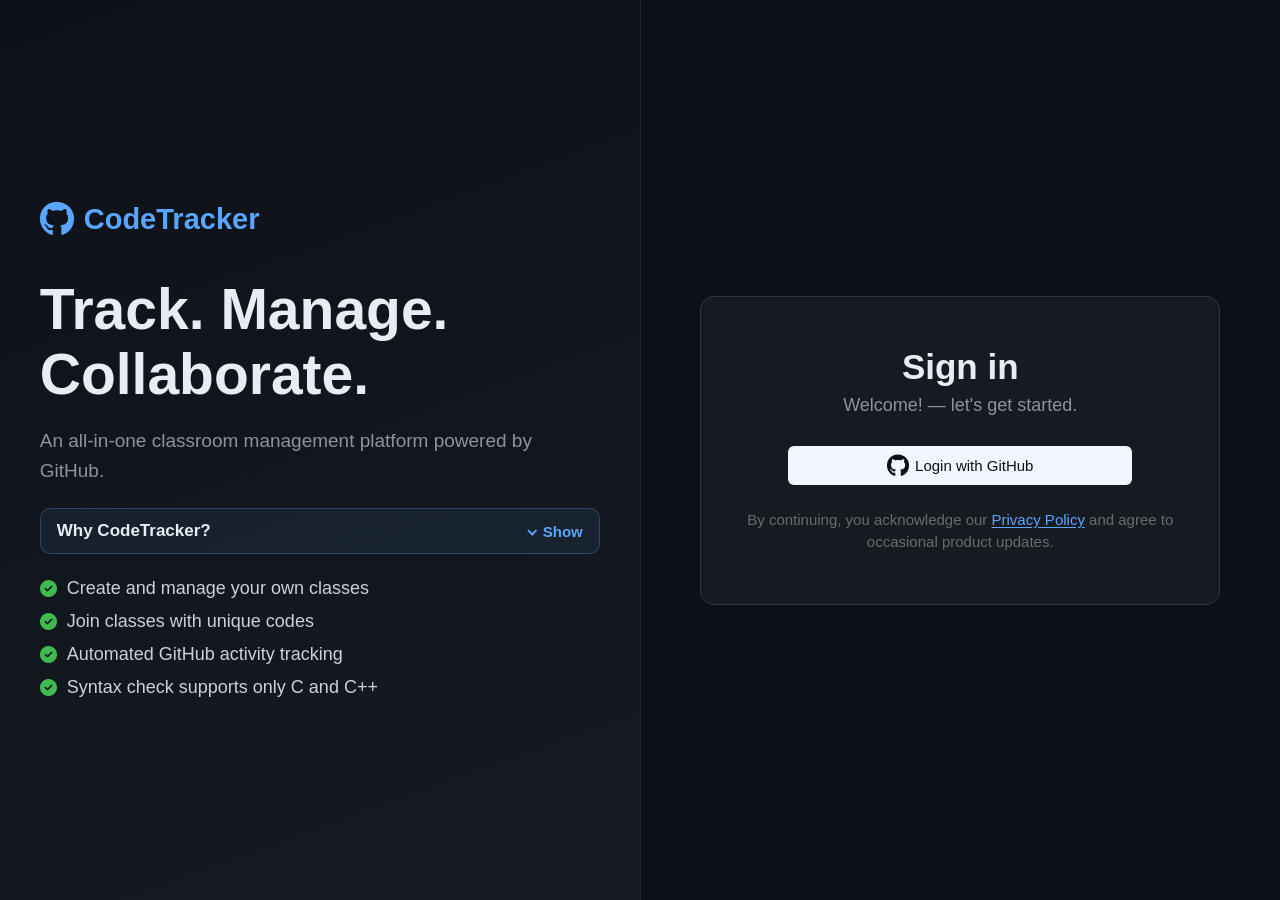
<file: index.html>
<!DOCTYPE html>
<html lang="en">
<head>
  <meta charset="UTF-8">
  <meta name="viewport" content="width=device-width, initial-scale=1.0">
  <title>CodeTracker — Sign In</title>
  <link rel="icon" type="image/png" href="/frontend/asset/git.png">
  <link rel="stylesheet" href="frontend/css/style.css">
  <link rel="stylesheet" href="https://cdnjs.cloudflare.com/ajax/libs/font-awesome/6.5.0/css/all.min.css">
</head>
<body>
  <div class="login-page">
    <!-- Left panel — branding -->
    <div class="brand-panel">
      <div class="brand-inner">
        <div class="brand-logo">
          <i class="fab fa-github"></i>
          <span>CodeTracker</span>
        </div>
        <h1 class="brand-heading">Track. Manage.<br>Collaborate.</h1>
        <p class="brand-sub">An all-in-one classroom management platform powered by GitHub.</p>
        <section class="platform-note" id="platformNote" data-expanded="false">
          <button class="note-toggle" id="platformNoteToggle" type="button" aria-expanded="false" aria-controls="platformNoteBody">
            <span class="note-title">Why CodeTracker?</span>
            <span class="note-state" aria-hidden="true"></span>
          </button>
          <div class="note-body" id="platformNoteBody" aria-hidden="true">
            <div class="note-body-inner">
              <p>
                This platform encourages students to actively use version control systems, helping them build habits aligned with real-world development practices.
              </p>
              <p>
                By integrating industry-standard tools, the school ensures students gain practical experience that mirrors professional workflows while helping professors and instructors monitor and track project activity more efficiently.
              </p>
            </div>  
          </div>
        </section>
        <ul class="feature-list">
          <li><i class="fa-solid fa-circle-check"></i> Create and manage your own classes</li>
          <li><i class="fa-solid fa-circle-check"></i> Join classes with unique codes</li>
          <li><i class="fa-solid fa-circle-check"></i> Automated GitHub activity tracking</li>
          <li><i class="fa-solid fa-circle-check"></i> Syntax check supports only C and C++</li>
        </ul>
      </div>
    </div>

    <!-- Right panel — sign-in form -->
    <div class="login-container">
      <div class="login-box">
        <h2>Sign in</h2>
        <p class="login-sub">Welcome! — let's get started.</p>

        <button id="githubLogin" class="github-btn">
          <i class="fab fa-github"></i> Login with GitHub
        </button>

        <p class="below">By continuing, you acknowledge our <a class="policy-link" href="/privacy/" target="_self" rel="noopener noreferrer">Privacy Policy</a> and agree to occasional product updates.</p>
      </div>
    </div>
  </div>
  <script src="frontend/script/api-client.js"></script>
  <script src="frontend/script/script.js"></script>
</body>
</html>
</file>
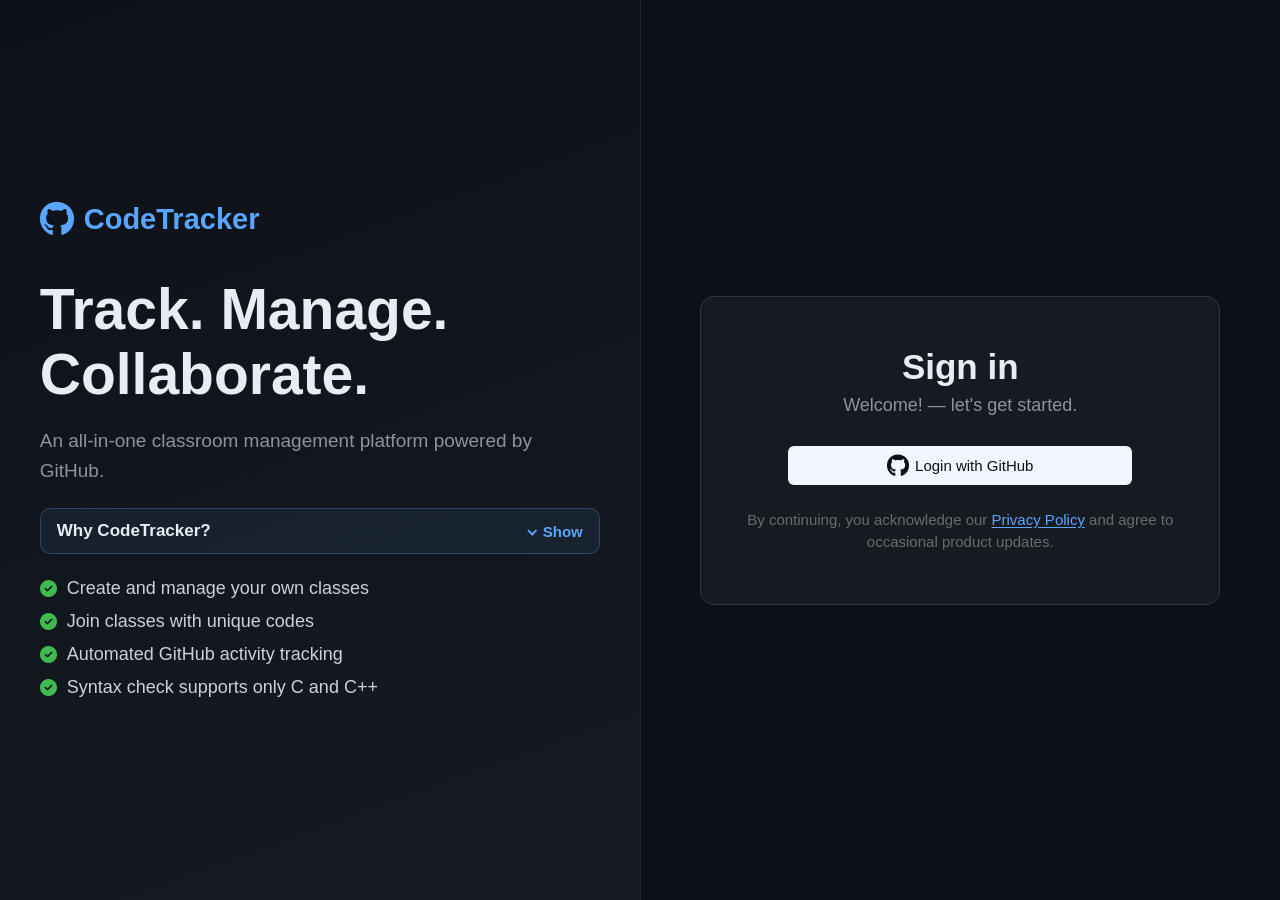
<file: dashboard/index.html>
<!DOCTYPE html>
<html lang="en">
<head>
    <meta charset="UTF-8">
    <meta name="viewport" content="width=device-width, initial-scale=1.0">
    <title>Dashboard - CodeTracker</title>
    <link rel="stylesheet" href="https://cdnjs.cloudflare.com/ajax/libs/font-awesome/6.4.0/css/all.min.css">
        <link rel="icon" type="image/png" href="/frontend/asset/git.png">
        <link rel="stylesheet" href="/frontend/css/dashboard.css">
</head>
<body>

    <!-- ── Header ─────────────────────────────────────────────────────────── -->
    <header class="dashboard-header">
        <div class="header-left">
            <div class="logo">
                <i class="fa-brands fa-github"></i>
                <span class="logo-text">CodeTracker</span>
            </div>
            <span class="header-divider"></span>
            <span class="header-label" id="welcomeMsg">Dashboard</span>
        </div>

        <div class="header-right">
            <div class="action-buttons">
                <div class="class-search-wrap">
                    <button class="btn btn-compact class-search-trigger" id="classSearchBtn" type="button" aria-label="Search classrooms" aria-expanded="false">
                        <i class="fas fa-magnifying-glass"></i>
                    </button>
                    <div class="class-search-popover" id="classSearchPopover" aria-hidden="true">
                        <div class="class-search-input-row">
                            <i class="fas fa-magnifying-glass"></i>
                            <input type="text" id="classSearchInput" placeholder="Search classroom name..." autocomplete="off">
                        </div>
                        <div class="class-search-results" id="classSearchResults"></div>
                    </div>
                </div>
                <button class="btn btn-compact create-class" id="createClassBtn">
                    <i class="fas fa-plus"></i> <span class="btn-label">New Class</span>
                </button>
                <button class="btn btn-compact join-class" id="joinClassBtn">
                    <i class="fas fa-link"></i> <span class="btn-label">Join</span>
                </button>
            </div>

            <div class="profile">
                <div class="user-info">
                    <strong id="userName">Loading...</strong>
                </div>
                <div class="user-icon" id="userIcon"></div>

                <div class="profile-dropdown" id="profileDropdown">
                    <div class="profile-info">
                        <strong id="fullName"></strong>
                        <small id="username"></small>
                    </div>
                    <button class="dropdown-btn" id="viewProfileBtn">
                        <i class="fas fa-user-pen"></i> My Profile
                    </button>
                    <button class="dropdown-btn" id="logoutBtn">
                        <i class="fas fa-right-from-bracket"></i> Logout
                    </button>
                </div>
            </div>
        </div>
    </header>

    <!-- ── Main ───────────────────────────────────────────────────────────── -->
    <main class="dashboard-main">

        <div class="welcome-container is-hidden" id="welcomeBanner">
            <button type="button" class="welcome-hide-btn" id="hideWelcomeBtn" aria-label="Hide welcome message">&times;</button>
            <h1>Welcome, <span id="welcomeUser">User</span> 👋</h1>
            <p>We're glad to see you in the Codetracker.</p>
        </div>
        <!-- Tabs -->
        <div class="tabs-container">
            <button class="tab-button active" data-tab="created">
                My Classes <span class="tab-count">0</span>
            </button>
            <button class="tab-button" data-tab="joined">
                Joined Classes <span class="tab-count">0</span>
            </button>
        </div>

        <!-- Classroom Grid -->
        <div class="classroom-grid" id="classroomGrid">
            <div class="loading-message loading-state" aria-live="polite" aria-label="Loading classes">
                <span class="loading-spinner" aria-hidden="true"></span>
            </div>
        </div>

    </main>

    <!-- ── Create Class Modal ─────────────────────────────────────────────── -->
    <div class="modal" id="createModal">
        <div class="modal-content">
            <h2>Create New Class</h2>
            <p class="modal-subtitle">Set up your classroom with custom settings</p>

            <div>
                <label for="classNameInput">Class Name *</label>
                <input type="text" id="classNameInput" placeholder="e.g., Computer Science 101" required>
                <span class="field-hint">3–100 characters</span>
            </div>

            <div>
                <label for="classDescInput">Description</label>
                <textarea id="classDescInput" placeholder="Brief description of your class (optional)"></textarea>
                <span class="field-hint">Maximum 500 characters</span>
            </div>

            <div>
                <label for="maxStudentsInput">Maximum Students *</label>
                <input type="number" id="maxStudentsInput" value="100" min="1" max="100" required>
                <span class="field-hint">Between 1 and 100 students</span>
            </div>

            <div>
                <label class="toggle-option" for="passcodeToggle">
                    <div class="toggle-info">
                        <strong>Require Passcode</strong>
                        <small>Students need a passcode to join this class</small>
                    </div>
                    <div class="toggle-switch">
                        <input type="checkbox" id="passcodeToggle">
                        <span class="toggle-slider"></span>
                    </div>
                </label>
                <div id="passcodeSection" style="display:none;">
    <label for="passcodeInput">Passcode *</label>
    <div class="password-wrapper">
        <input type="password" id="passcodeInput" placeholder="Enter a secure passcode">
        <button type="button" class="toggle-password" data-target="passcodeInput">
            <i class="fas fa-eye"></i>
        </button>
    </div>
    <span class="field-hint">Minimum 4 characters</span>
</div>
            </div>
            <div class="modal-actions">
                <button class="btn cancel" id="cancelCreate">Cancel</button>
                <button class="btn primary" id="confirmCreate">Create Class</button>
            </div>
        </div>
    </div>

    <!-- ── Join Class Modal ───────────────────────────────────────────────── -->
    <div class="modal" id="joinModal">
        <div class="modal-content">
            <h2>Join a Class</h2>
            <p class="modal-subtitle">Enter the class code provided by your teacher</p>

            <div>
                <label for="classCodeInput">Class Code *</label>
                <input type="text" id="classCodeInput" placeholder="e.g., ABC123XYZ" required>
                <span class="field-hint">Enter the unique class code</span>
            </div>

            <div id="joinPasscodeSection" style="display:none;">
                <label for="joinPasscodeInput">Passcode *</label>
                <div class="password-wrapper">
                    <input type="password" id="joinPasscodeInput" placeholder="Enter the class passcode">
                    <button type="button" class="toggle-password" data-target="joinPasscodeInput">
                        <i class="fas fa-eye"></i>
                    </button>
                </div>
                <span class="field-hint">This field appears automatically when the class requires a passcode</span>
            </div>

            <div class="modal-actions">
                <button class="btn cancel" id="cancelJoin">Cancel</button>
                <button class="btn primary" id="confirmJoin">Join Class</button>
            </div>
        </div>
    </div>

    <!-- ── Profile Modal (Combined View + Edit) ────────────────────────── -->
    <div class="modal" id="profileModal">
        <div class="modal-content profile-modal-content">
            <div class="profile-modal-header">
                <h2><i class="fas fa-id-card"></i> My Profile</h2>
                <button class="profile-modal-close" id="closeProfileModal">&times;</button>
            </div>

            <div class="profile-modal-body">
                <!-- Left: Profile Picture -->
                <div class="profile-picture-section">
                    <div class="profile-picture-wrapper">
                        <div class="profile-picture-large" id="profilePictureLarge">
                            <span id="profileInitialsLarge"></span>
                        </div>
                        <div class="profile-picture-overlay" id="profilePictureOverlay">
                            <i class="fas fa-camera"></i>
                            <span>Change</span>
                        </div>
                    </div>
                    <input type="file" id="profilePictureInput" accept="image/*" style="display:none;">
                    <div class="profile-picture-actions">
                        <button class="btn-profile-action btn-upload" id="uploadPictureBtn">
                            <i class="fas fa-upload"></i> Upload Photo
                        </button>
                        <button class="btn-profile-action btn-remove" id="removePictureBtn">
                            <i class="fas fa-trash-alt"></i> Remove
                        </button>
                    </div>
                </div>

                <!-- Right: Editable Personal Information -->
                <div class="profile-info-section">
                    <div class="profile-form">
                        <div class="profile-form-row">
                            <div class="profile-form-group">
                                <label for="editFirstNameInput"><i class="fas fa-user"></i> First Name</label>
                                <input type="text" id="editFirstNameInput" placeholder="First name" required>
                            </div>
                            <div class="profile-form-group">
                                <label for="editLastNameInput"><i class="fas fa-user"></i> Last Name</label>
                                <input type="text" id="editLastNameInput" placeholder="Last name" required>
                            </div>
                        </div>
                        <div class="profile-form-row">
                            <div class="profile-form-group">
                                <label for="editPhoneInput"><i class="fas fa-phone"></i> Phone</label>
                                <input type="text" id="editPhoneInput" placeholder="+639171234567" required>
                            </div>
                            <div class="profile-form-group">
                                <label for="editGenderInput"><i class="fas fa-venus-mars"></i> Gender</label>
                                <select id="editGenderInput" required>
                                    <option value="MALE">Male</option>
                                    <option value="FEMALE">Female</option>
                                    <option value="OTHER">Other</option>
                                </select>
                            </div>
                        </div>
                        <div class="profile-form-group">
                            <label for="editBirthdayInput"><i class="fas fa-cake-candles"></i> Birthday</label>
                            <input type="date" id="editBirthdayInput" required>
                        </div>
                        <div class="profile-form-group">
                            <label for="editBioInput"><i class="fas fa-quote-left"></i> Bio</label>
                            <textarea id="editBioInput" placeholder="Tell something about yourself..."></textarea>
                        </div>
                        <div class="profile-form-actions">
                            <button class="btn cancel" id="cancelProfileModal">Cancel</button>
                            <button class="btn primary" id="saveProfileBtn"><i class="fas fa-check"></i> Save Changes</button>
                        </div>
                    </div>
                </div>
            </div>
        </div>
    </div>

    <!-- ── Manage Class Modal ─────────────────────────────────────────────── -->
    <div class="modal" id="manageModal">
        <div class="modal-content manage-modal-content">

            <div class="manage-modal-header">
                <div class="manage-header-title">
                    <i class="fas fa-layer-group"></i>
                    <span id="manageClassName">Classroom</span>
                </div>
                <button class="profile-modal-close" id="closeManageModal">&times;</button>
            </div>

            <div class="manage-modal-body">

                <!-- Stats -->
                <div class="manage-stats-section">
                    <p class="manage-section-label">Overview</p>
                    <div class="manage-stats-grid">
                        <div class="stat-tile">
                            <div class="stat-tile-icon students"><i class="fas fa-users"></i></div>
                            <div class="stat-tile-data">
                                <span class="stat-tile-value" id="statTotalStudents">—</span>
                                <span class="stat-tile-label">Students</span>
                            </div>
                        </div>
                        <div class="stat-tile">
                            <div class="stat-tile-icon activities"><i class="fas fa-list-check"></i></div>
                            <div class="stat-tile-data">
                                <span class="stat-tile-value" id="statTotalActivities">—</span>
                                <span class="stat-tile-label">Total Activities</span>
                            </div>
                        </div>
                        <div class="stat-tile">
                            <div class="stat-tile-icon active"><i class="fas fa-bolt"></i></div>
                            <div class="stat-tile-data">
                                <span class="stat-tile-value" id="statActiveActivities">—</span>
                                <span class="stat-tile-label">Active Activies</span>
                            </div>
                        </div>
                    </div>
                </div>

                <!-- Edit Settings -->
                <div class="manage-edit-section">
                    <p class="manage-section-label"><i class="fas fa-pen-to-square"></i> Class Settings</p>

                    <div>
                        <label for="manageNameInput">Class Name *</label>
                        <input type="text" id="manageNameInput" placeholder="e.g., Computer Science 101">
                    </div>

                    <div>
                        <label for="manageDescInput">Description</label>
                        <textarea id="manageDescInput" placeholder="Brief description (optional)"></textarea>
                    </div>

                    <div>
                        <label for="manageMaxInput">Maximum Students *</label>
                        <input type="number" id="manageMaxInput" min="1" max="100">
                    </div>

                    <div class="manage-form-actions">
                        <button class="btn primary" id="saveManageBtn"><i class="fas fa-check"></i> Save Changes</button>
                    </div>

                    <!-- Status Management -->
                    <div class="manage-status-section">
                        <div class="manage-status-header">
                            <p class="manage-section-label"><i class="fas fa-sliders-h"></i> Classroom Status</p>
                            <span class="manage-current-status" id="manageCurrentStatusBadge">Unknown</span>
                        </div>
                        <div class="status-management-row">
                            <div class="status-action-copy">
                                <strong>Close classroom</strong>
                                <small>This action is irreversible and should be used only after the class is finished.</small>
                            </div>
                            <button class="btn btn-status-update" id="updateStatusBtn"><i class="fas fa-lock"></i> Close Classroom</button>
                        </div>
                        <div class="manage-status-close-warning" id="manageCloseStatusWarning">
                            <i class="fas fa-triangle-exclamation"></i>
                            Once closed, this classroom cannot be reopened from the dashboard.
                        </div>
                    </div>
                </div>

                <!-- Danger Zone -->
                <div class="manage-danger-zone">
                    <p class="manage-section-label manage-danger-label"><i class="fas fa-triangle-exclamation"></i> Danger Zone</p>
                    <div class="danger-zone-row">
                        <div class="danger-zone-info">
                            <strong>Delete this classroom</strong>
                            <small>Irreversible. All students and activity data will be permanently removed.</small>
                        </div>
                        <button class="btn btn-danger" id="deleteClassBtn">
                            <i class="fas fa-trash-alt"></i> Delete
                        </button>
                    </div>

                    <!-- Typed confirmation (hidden until Delete is clicked) -->
                    <div class="delete-confirm-box" id="deleteConfirmBox">
                        <p class="delete-confirm-prompt">
                            Type or drag
                            <strong id="deleteConfirmTarget" draggable="true" title="Drag this classroom name into the input below"></strong>
                            into the field to confirm deletion:
                        </p>
                        <input type="text" id="deleteConfirmInput" placeholder="Type classroom name here" autocomplete="off">
                        <div class="delete-confirm-actions">
                            <button class="btn cancel" id="cancelDeleteBtn">Cancel</button>
                            <button class="btn btn-danger" id="confirmDeleteBtn" disabled>
                                <i class="fas fa-trash-alt"></i> Yes, delete permanently
                            </button>
                        </div>
                    </div>
                </div>

            </div>
        </div>
    </div>
   <div class="modal" id="tutorialModal">
    <div class="modal-content profile-modal-content">

        <div class="profile-modal-header">
            <h2><i class="fas fa-book"></i>Guides/Tutorials</h2>
            <button class="profile-modal-close" id="closeTutorialModal">&times;</button>
        </div>
        
        <div class="tutorial-container">
            <div class="tutorial-card" id="gitTutorialCard">
    <img src="/frontend/asset/gitbash.png">
    <h4>Git Bash Tutorial</h4>
    <p>Click to learn step-by-step</p>
</div>

<div class="tutorial-card" id="createClassTutorialCard">
    <i class="fas fa-plus-circle tutorial-icon"></i>
    <h4>Create Classroom</h4>
    <p>Learn how to create a class</p>
</div>

<div class="tutorial-card" id="joinClassTutorialCard">
    <i class="fas fa-sign-in-alt tutorial-icon"></i>
    <h4>Join Classroom</h4>
    <p>Learn how to join a class</p>
</div>
        </div>     
    </div>
    </div>
    
<div class="modal" id="helpModal">
    <div class="modal-content">
        <div class="profile-modal-header">
            <div class="title-container">
        <h2><i class="fab fa-github"></i> Git Tutorial</h2>
        <p class="modal-subtitle">Follow these steps to use Git version control to submit your activity.</p>
    </div>
            <button class="profile-modal-close" id="closeHelpModal">&times;</button>
        </div>
        
        <div class="tutorial-step">
            <p><b>Step 1:</b> Open the folder where your project is located.</p>
            <img src="/frontend/asset/step1.png" alt="Open Folder" class="tutorial-step-img">
        </div>

        <!-- Step 1: Right click -->
        <div class="tutorial-step">
            <p><b>Step 2:</b> Right-click inside the folder.</p>
            <img src="/frontend/asset/step8.png" alt="Right Click" class="tutorial-step-img">
        </div>

        <!-- Step 2: Show more options -->
        <div class="tutorial-step">
            <p><b>Step 3:</b> Click <em>Show more options</em> (if using Windows 11).</p>
            <img src="/frontend/asset/step2.png" alt="Show More Options" class="tutorial-step-img">
        </div>

        <!-- Step 3: Open Git Bash -->
        <div class="tutorial-step">
            <p><b>Step 4:</b> Click <em>Git Bash Here</em> to open the terminal.</p>
            <img src="/frontend/asset/step3.png" alt="Git Bash Here" class="tutorial-step-img">
        </div>

        <!-- Step 4: git add -->
        <div class="tutorial-step">
    <p><b>Step 5:</b> Type <code>git add .</code></p>
    <small>This adds all your changed files to the staging area (preparing them to be saved).</small>
    <img src="/frontend/asset/step4.png" alt="git add" class="tutorial-step-img">
</div>

<div class="tutorial-step">
    <p><b>Step 6:</b> Type <code>git commit -m "your message"</code></p>
    <small>This saves your changes with a message describing what you did.</small>
    <img src="/frontend/asset/step5.png" alt="git commit" class="tutorial-step-img">
</div>

<div class="tutorial-step">
    <p><b>Step 7:</b> Type <code>git pull</code></p>
    <small>This gets the latest updates from the repository (important before pushing).</small>
    <img src="/frontend/asset/step6.png" alt="git pull" class="tutorial-step-img">
</div>

<div class="tutorial-step">
    <p><b>Step 8:</b> Type <code>git push</code></p>
    <small>This uploads your changes to GitHub.</small>
    <img src="/frontend/asset/step7.png" alt="git push" class="tutorial-step-img">
</div>

<div class="tutorial-step">
    <p><b>Tip:</b> Want to learn more about using Git and GitHub through Git Bash?</p>
    <small>Click the <b><a class="learnmore" href="https://docs.github.com/get-started/using-git" target="_blank">
  Learn More
</a></b> button to explore a beginner-friendly guide that walks you through essential commands, version control basics, and how to manage your projects efficiently.</small>

</div>

    </div>
</div>
<div class="modal" id="createClassHelpModal">
    <div class="modal-content">
        <div class="profile-modal-header">              
            <div class="title-container">       
            <h2><i class="fas fa-plus-circle tutorial-icons"></i>Create Classroom Guide</h2>
            <p class="modal-subtitle">Follow these steps to use Git version control to submit your activity.</p>
            </div>
            
            <button class="profile-modal-close" id="closeCreateClassHelp">&times;</button>
        </div>

        <div class="tutorial-step">
            <p><b>Step 1:</b> Click "New Class".</p>
            <img src="/frontend/asset/cc4.png" alt="git pull" class="tutorial-step-img">
        </div>
        <div class="tutorial-step">
            <p><b>Step 2:</b> Fill up the class details.</p>
            <img src="/frontend/asset/cc1.png" alt="git pull" class="tutorial-step-img">
        </div>
        <div class="tutorial-step">
            <p><b>Step 3:</b> Click the switch below the "Require Passcode" (Only if creating private room).</p>
            <img src="/frontend/asset/cc2.png" alt="git pull" class="tutorial-step-img">
        </div>
        <div class="tutorial-step">
            <p><b>Step 4:</b> Click the switch below the "Require Approval" (Only if the creator wants to approve before letting some user get in).</p>
            <img src="/frontend/asset/cc3.png" alt="git pull" class="tutorial-step-img">
        </div>
        <div class="tutorial-step">
            <p><b>Step 5:</b> Click the "Create Class" to fully build to classroom.</p>
        </div>
        
    </div>
</div>

<!-- ✅ Join Class Tutorial -->
<div class="modal" id="joinClassHelpModal">
    <div class="modal-content">
        <div class="profile-modal-header">
            <div class="title-container">
            <h2><i class="fas fa-sign-in-alt tutorial-icons"></i>Join Classroom Guide</h2>
            <p class="modal-subtitle">Follow these steps to use Git version control to submit your activity.</p>
            </div>
            <button class="profile-modal-close" id="closeJoinClassHelp">&times;</button>
        </div>

        <div class="tutorial-step">
            <p><b>Step 1:</b> Click "Join".</p>
            <img src="/frontend/asset/js1.png" alt="git pull" class="tutorial-step-img">
        </div>
        <div class="tutorial-step">
            <p><b>Step 2:</b> Enter class code (Only if your joining private room).</p>
            <img src="/frontend/asset/js2.png" alt="git pull" class="tutorial-step-img">
        </div>
        <div class="tutorial-step">
            <p><b>Step 3:</b> Click "Join Class".</p>
        </div>
    </div>
</div>
    <button class="floating-dropdown-btn" id="viewTutorialsBtn"> <i class="fas fa-question"></i></button> 
    <!-- Image Preview Modal -->
<div class="image-preview" id="imagePreview">
    <span class="close-preview" id="closePreview">&times;</span>
    <img id="previewImg">
</div> 
    <script src="/frontend/script/api-client.js"></script>
    <script src="/frontend/script/dashboard.js"></script>
</body>
</html>
</file>
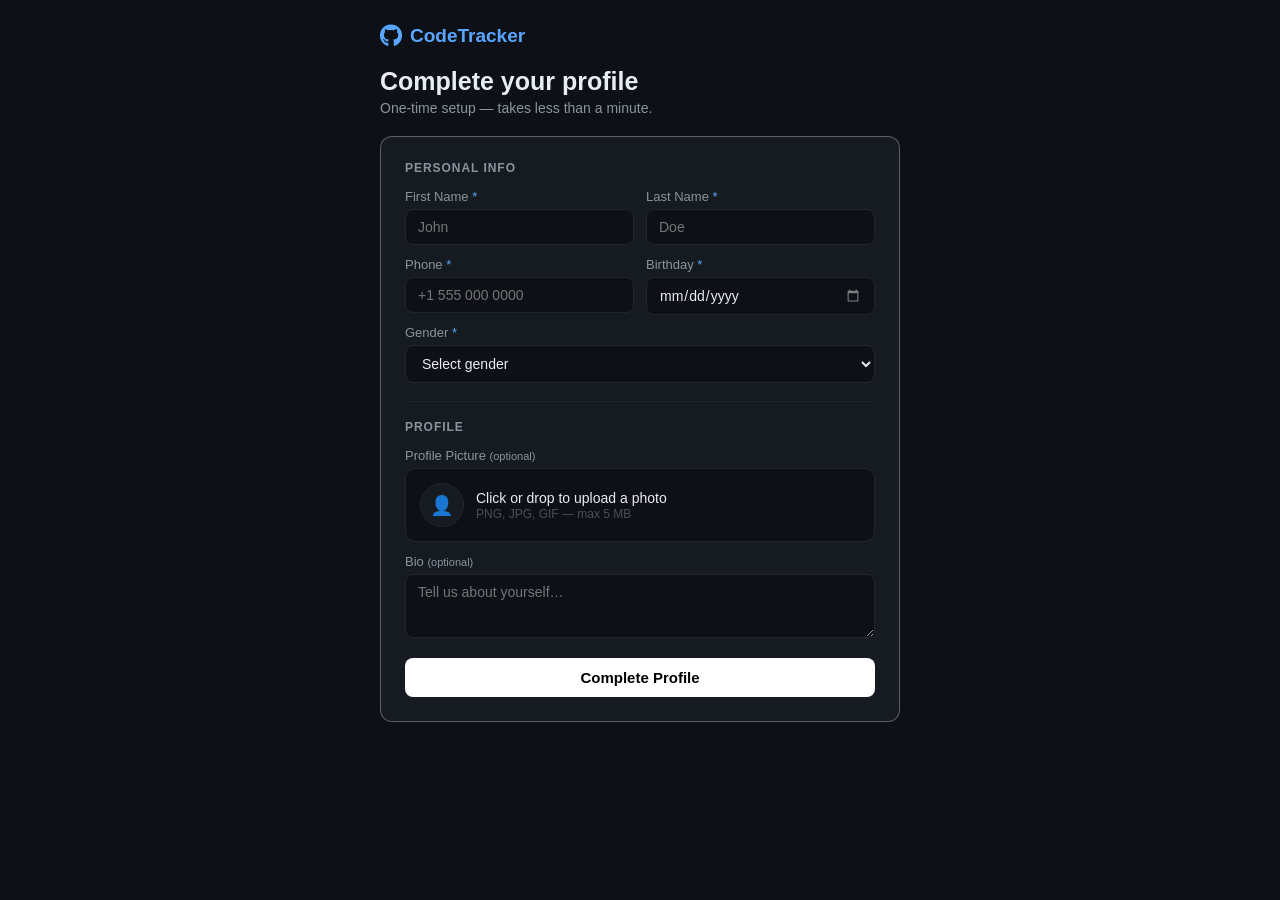
<file: onboarding/index.html>
<!doctype html>
<html lang="en">
  <head>
    <meta charset="UTF-8" />
    <meta name="viewport" content="width=device-width, initial-scale=1.0" />
    <title>Complete Your Profile — CodeTracker</title>
    <link rel="icon" type="image/png" href="/frontend/asset/git.png">
    <link rel="stylesheet" href="/frontend/css/onboarding.css">
    <link rel="stylesheet" href="https://cdnjs.cloudflare.com/ajax/libs/font-awesome/6.5.0/css/all.min.css">
  </head>
  <body>
    <div class="wrapper">
      <div class="brand">
        <i class="fab fa-github"></i>
        <span class="brand-name">CodeTracker</span>
      </div>

      <h1 class="page-title">Complete your profile</h1>
      <p class="page-sub">One-time setup — takes less than a minute.</p>

      <div class="alert" id="alert"></div>

      <div class="card">
        <form id="regForm" novalidate>
          <!-- Personal -->
          <div class="section">
            <div class="section-label">Personal info</div>

            <div class="grid-2">
              <div class="fg">
                <label>First Name <span class="req">*</span></label>
                <input type="text" id="firstName" placeholder="John" />
                <span class="err-text" id="firstNameErr">Required</span>
              </div>
              <div class="fg">
                <label>Last Name <span class="req">*</span></label>
                <input type="text" id="lastName" placeholder="Doe" />
                <span class="err-text" id="lastNameErr">Required</span>
              </div>
            </div>

            <div class="grid-2">
              <div class="fg">
                <label>Phone <span class="req">*</span></label>
                <input
                  type="tel"
                  id="phoneNumber"
                  placeholder="+1 555 000 0000"
                />
                <span class="err-text" id="phoneNumberErr">Required</span>
              </div>
              <div class="fg">
                <label>Birthday <span class="req">*</span></label>
                <input type="date" id="birthday" />
                <span class="err-text" id="birthdayErr">Required</span>
              </div>
            </div>

            <div class="fg">
              <label>Gender <span class="req">*</span></label>
              <select id="gender">
                <option value="">Select gender</option>
                <option value="MALE">Male</option>
                <option value="FEMALE">Female</option>
                <option value="OTHER">Other</option>
                <option value="PREFER_NOT_TO_SAY">Prefer not to say</option>
              </select>
              <span class="err-text" id="genderErr">Required</span>
            </div>
          </div>

          <div class="divider"></div>

          <!-- Profile -->
          <div class="section">
            <div class="section-label">Profile</div>

            <div class="fg">
              <label>Profile Picture <span style="color: var(--muted); font-size: 11px">(optional)</span></label>
              <div class="upload-zone" id="uploadZone">
                <input type="file" id="profileFile" accept="image/*" />
                <div class="avatar" id="avatar">👤</div>
                <div class="upload-info">
                  <div class="upload-title" id="uploadTitle">
                    Click or drop to upload a photo
                  </div>
                  <div class="upload-hint" id="uploadHint">
                    PNG, JPG, GIF — max 5 MB
                  </div>
                  <div class="upload-fname" id="uploadFname"></div>
                </div>
              </div>
              <span class="err-text" id="profileFileErr"
                >Profile picture is required</span
              >
            </div>

            <div class="fg">
              <label
                >Bio
                <span style="color: var(--muted); font-size: 11px"
                  >(optional)</span
                ></label
              >
              <textarea
                id="bio"
                placeholder="Tell us about yourself…"
              ></textarea>
              <span class="err-text" id="bioErr"></span>
            </div>
          </div>

          <button type="submit" class="btn" id="submitBtn">
            <span class="spinner" id="spinner"></span>
            Complete Profile
          </button>
        </form>
      </div>
    </div>

    <script src="/frontend/script/api-client.js"></script>
    <script src="/frontend/script/onboarding.js"></script>
  </body>
</html>
</file>
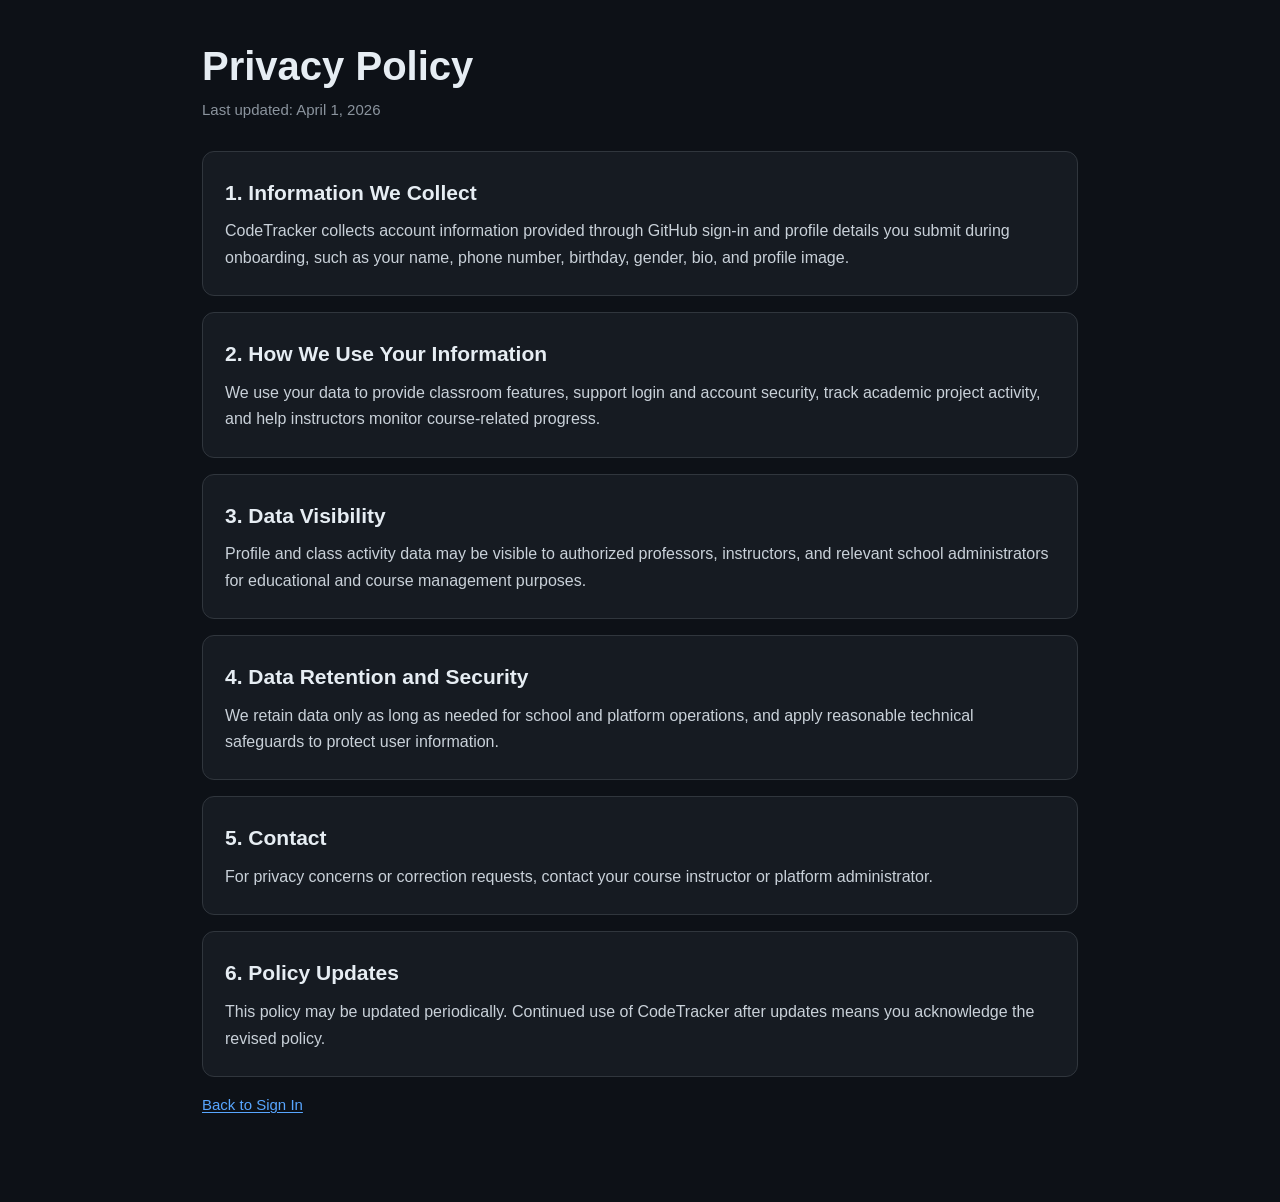
<file: privacy/index.html>
<!doctype html>
<html lang="en">
<head>
  <meta charset="UTF-8" />
  <meta name="viewport" content="width=device-width, initial-scale=1.0" />
  <title>CodeTracker Privacy Policy</title>
  <link rel="icon" type="image/png" href="/frontend/asset/git.png" />
  <style>
    * { box-sizing: border-box; }
    * {
      -webkit-user-select: none;
      user-select: none;
    }
    input, textarea, select, [contenteditable="true"] {
      -webkit-user-select: text;
      user-select: text;
    }
    body {
      margin: 0;
      font-family: -apple-system, BlinkMacSystemFont, 'Segoe UI', Roboto, Oxygen, Ubuntu, Cantarell, sans-serif;
      background: #0d1117;
      color: #c9d1d9;
      line-height: 1.65;
    }
    .wrap {
      max-width: 920px;
      margin: 0 auto;
      padding: 42px 22px 56px;
    }
    h1 {
      margin: 0 0 8px;
      color: #e6edf3;
      font-size: clamp(28px, 4vw, 40px);
      line-height: 1.2;
    }
    .meta {
      margin: 0 0 28px;
      color: #8b949e;
      font-size: 15px;
    }
    .card {
      background: #161b22;
      border: 1px solid #30363d;
      border-radius: 12px;
      padding: 24px 22px;
      margin-bottom: 16px;
    }
    h2 {
      margin: 0 0 8px;
      color: #e6edf3;
      font-size: 21px;
    }
    p { margin: 0; }
    p + p { margin-top: 10px; }
    ul {
      margin: 10px 0 0;
      padding-left: 18px;
    }
    a {
      color: #58a6ff;
      text-decoration: underline;
      text-underline-offset: 2px;
    }
  </style>
</head>
<body>
  <main class="wrap">
    <h1>Privacy Policy</h1>
    <p class="meta">Last updated: April 1, 2026</p>

    <section class="card">
      <h2>1. Information We Collect</h2>
      <p>CodeTracker collects account information provided through GitHub sign-in and profile details you submit during onboarding, such as your name, phone number, birthday, gender, bio, and profile image.</p>
    </section>

    <section class="card">
      <h2>2. How We Use Your Information</h2>
      <p>We use your data to provide classroom features, support login and account security, track academic project activity, and help instructors monitor course-related progress.</p>
    </section>

    <section class="card">
      <h2>3. Data Visibility</h2>
      <p>Profile and class activity data may be visible to authorized professors, instructors, and relevant school administrators for educational and course management purposes.</p>
    </section>

    <section class="card">
      <h2>4. Data Retention and Security</h2>
      <p>We retain data only as long as needed for school and platform operations, and apply reasonable technical safeguards to protect user information.</p>
    </section>

    <section class="card">
      <h2>5. Contact</h2>
      <p>For privacy concerns or correction requests, contact your course instructor or platform administrator.</p>
    </section>

    <section class="card">
      <h2>6. Policy Updates</h2>
      <p>This policy may be updated periodically. Continued use of CodeTracker after updates means you acknowledge the revised policy.</p>
    </section>

    <p class="meta"><a href="/">Back to Sign In</a></p>
  </main>
</body>
</html>
</file>
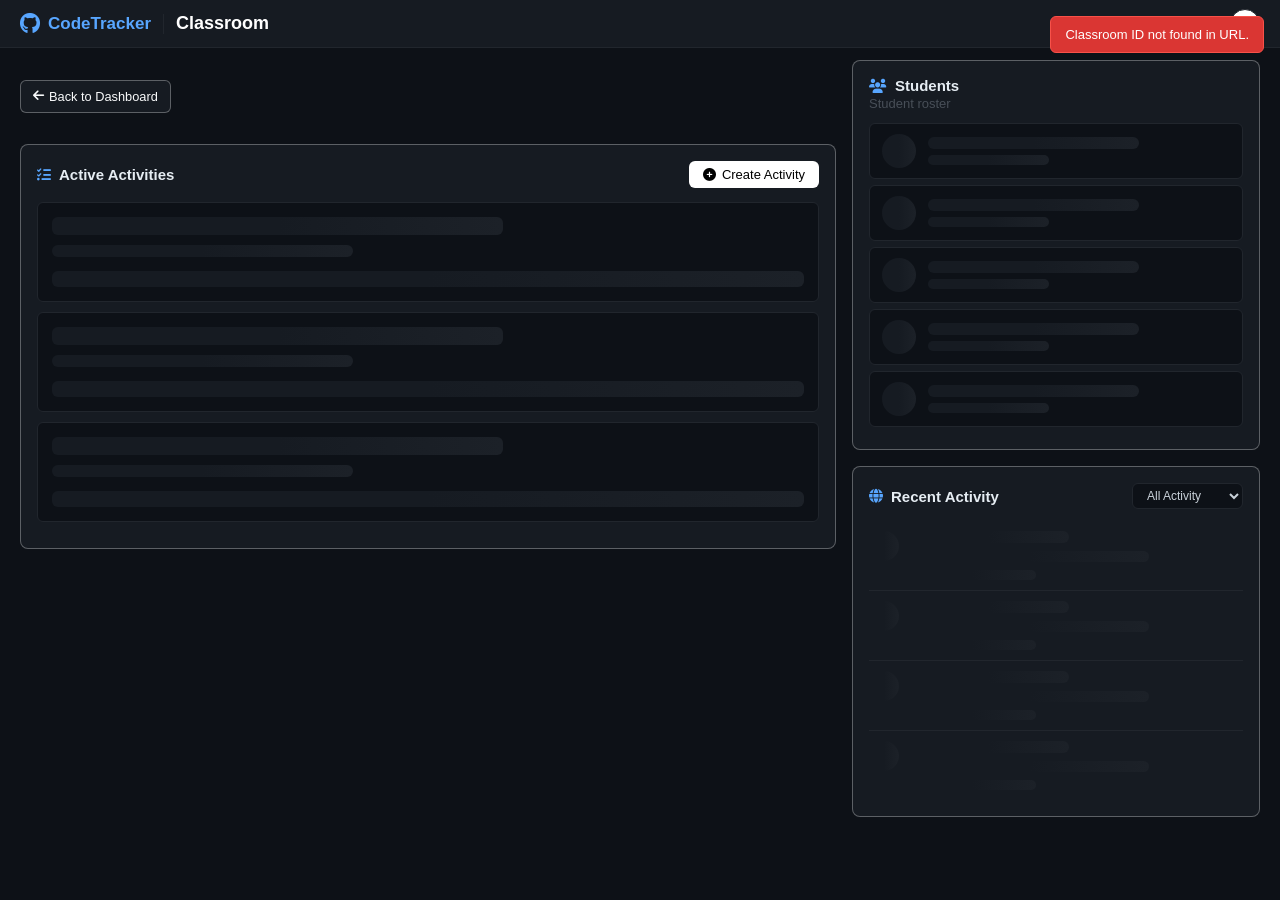
<file: profclass/index.html>
<!DOCTYPE html>
<html lang="en">
<head>
    <meta charset="UTF-8">
    <meta name="viewport" content="width=device-width, initial-scale=1.0">
    <title>CodeTracker - Professor Dashboard</title>
    <link rel="stylesheet" href="https://cdnjs.cloudflare.com/ajax/libs/font-awesome/6.4.0/css/all.min.css">
    <link rel="icon" type="image/png" href="/frontend/asset/git.png">
    <link rel="stylesheet" href="/frontend/css/profclass.css">
</head>
<body>

    <!-- Header -->
    <header class="header">
        <div class="header-left">  

            <div class="logo">
                <i class="fa-brands fa-github"></i>
                <span class="logo-text">CodeTracker</span>
            </div>
            <span class="header-divider"></span>
            <span class="header-label">Classroom</span>
        </div>
        <div class="header-right">

    <div class="professor-profile" id="professorProfile">
        <span class="professor-name" id="professorName">Loading...</span>
        <div class="professor-avatar" id="professorAvatar"></div>

        <!-- Dropdown -->
        
    </div>
</div>
    </header>
 
    <div class="main-layout">
        <!-- Left Column -->
        <div class="left-column">
            <div class="back-to-dashboard">

    <a href="../dashboard/" id="backDashboardBtn">

        <i class="fas fa-arrow-left"></i>
        Back to Dashboard
    </a>
</div>
            <div class="section">
                <div class="section-header">
                    <h2 class="section-title">
                        <i class="fas fa-tasks"></i>
                        Active Activities
                    </h2>
                    <button class="create-activity-btn" id="createActivityBtn">
                        <i class="fas fa-plus-circle"></i>
                        Create Activity
                    </button>
                </div>
                
                <div id="assignmentsList">
                    <div class="empty-state">
                        <i class="fas fa-inbox"></i>
                        <p>No activities yet. Create your first one!</p>
                    </div>
                </div>
            </div>
        </div>

        <!-- Right Column -->
        <div class="right-column">
            <!-- Students Section -->
            <div class="students-section">
                <div class="students-header">
                    <h2 class="students-title">
                        <i class="fas fa-users"></i>
                        Students
                    </h2>
                    <p class="students-subtitle">Student roster</p>
                </div>
                <div id="studentsList">
                    <div class="empty-state">
                        <i class="fas fa-users"></i>
                        <p>No students enrolled yet</p>
                    </div>
                </div>
            </div>

            <!-- All Class Activity -->
            <div class="activity-section">
                <div class="activity-header">
                    <h2 class="activity-title">
                        <i class="fas fa-globe"></i>
                        Recent Activity
                    </h2>
                    <select class="filter-select" id="activityFilter">
                        <option value="all">All Activity</option>
                        <option value="activities">Activities</option>
                        <option value="submissions">Submissions</option>
                        <option value="joins">Joins</option>
                    </select>
                </div>
                
                <div class="activity-list" id="activityList">
                    <div class="empty-state">
                        <i class="fas fa-history"></i>
                        <p>No activity yet</p>
                    </div>
                </div>
            </div>
        </div>
    </div>

    <!-- Edit Activity Modal -->
    <div class="modal" id="editActivityModal">
        <div class="modal-content">
            <div class="modal-header">
                <h2>
                    <i class="fas fa-edit"></i>
                    Edit Activity
                </h2>
                <button class="close-btn" id="closeEditModalBtn" data-close-modal="editActivityModal">&times;</button>
            </div>
            <div class="modal-body">
                <form id="editActivityForm">
                    <input type="hidden" id="editActivityId">
                    <div class="form-group">
                        <label for="editActivityTitle">
                            <i class="fas fa-heading"></i>
                            Activity Title
                        </label>
                        <input type="text" id="editActivityTitle" placeholder="e.g., System 2 - API Development" required>
                    </div>
                    
                    <div class="form-group">
                        <label for="editActivityDescription">
                            <i class="fas fa-align-left"></i>
                            Description
                        </label>
                        <textarea id="editActivityDescription" placeholder="Describe the activity requirements..."></textarea>
                    </div>
                    
                    <div class="form-row">
                        <div class="form-group">
                            <label for="editDueDate">
                                <i class="fas fa-calendar-alt"></i>
                                Due Date
                            </label>
                            <input type="date" id="editDueDate">
                        </div>
                        
                        <div class="form-group">
                            <label for="editMaxScore">
                                <i class="fas fa-star"></i>
                                Max Score
                            </label>
                            <input type="number" id="editMaxScore" min="0" max="1000" value="100">
                        </div>
                    </div>
                    
                    <div class="form-group">
                        <label for="editActivityStatus">
                            <i class="fas fa-sliders-h"></i>
                            Status
                        </label>
                        <select id="editActivityStatus" required>
                            <option value="DRAFT">Draft</option>
                            <option value="PUBLISHED">Published</option>
                            <option value="CLOSED">Closed</option>
                            <option value="ARCHIVED">Archived</option>
                        </select>
                    </div>
                </form>
            </div>
            <div class="modal-footer">
                <button class="btn btn-secondary" id="cancelEditBtn" data-close-modal="editActivityModal">Cancel</button>
                <button class="btn btn-primary" id="saveEditActivityBtn">
                    <i class="fas fa-save"></i>
                    Save Changes
                </button>
            </div>
        </div>
    </div>

    <!-- Create Activity Modal -->
    <div class="modal" id="createActivityModal">
        <div class="modal-content">
            <div class="modal-header">
                <h2>
                    <i class="fas fa-plus-circle"></i>
                    Create New Activity
                </h2>
                <button class="close-btn" id="closeModalBtn" data-close-modal="createActivityModal">&times;</button>
            </div>
            <div class="modal-body">
                <form id="createActivityForm">
                    <div class="form-group">
                        <label for="activityTitle">
                            <i class="fas fa-heading"></i>
                            Activity Title
                        </label>
                        <input type="text" id="activityTitle" placeholder="e.g., System 2 - API Development" required>
                    </div>
                    
                    <div class="form-group">
                        <label for="activityDescription">
                            <i class="fas fa-align-left"></i>
                            Description
                        </label>
                        <textarea id="activityDescription" placeholder="Describe the activity requirements..."></textarea>
                    </div>
                    
                    <div class="form-row">
                        <div class="form-group">
                            <label for="dueDate">
                                <i class="fas fa-calendar-alt"></i>
                                Due Date
                            </label>
                            <input type="date" id="dueDate">
                        </div>
                        
                        <div class="form-group">
                            <label for="maxScore">
                                <i class="fas fa-star"></i>
                                Max Score
                            </label>
                            <input type="number" id="maxScore" min="0" max="1000" value="100">
                        </div>
                    </div>
                    
                    <div class="form-group">
                        <label for="activityStatus">
                            <i class="fas fa-sliders-h"></i>
                            Status
                        </label>
                        <select id="activityStatus" required>
                            <option value="DRAFT">Draft</option>
                            <option value="PUBLISHED">Published</option>
                            <option value="ARCHIVED">Archived</option>
                        </select>
                    </div>
                </form>
            </div>
            <div class="modal-footer">
                <button class="btn btn-secondary" id="cancelBtn" data-close-modal="createActivityModal">Cancel</button>
                <button class="btn btn-primary" id="saveActivityBtn">
                    <i class="fas fa-save"></i>
                    Create Activity
                </button>
            </div>
        </div>
    </div>

    
    

    

    <!-- Submissions Modal -->
    <div class="modal" id="submissionsModal">
        <div class="modal-content">
            <div class="modal-header">
                <h2 id="submissionsModalTitle">
                    <i class="fas fa-list-check"></i>
                    Activity Submissions
                </h2>
                <button class="close-btn" id="closeUnsubmittedModalBtn" data-close-modal="submissionsModal">&times;</button>
            </div>
            <div class="modal-body">
                <p id="submissionsSubtitle" style="color: #8b949e; margin-bottom: 12px;">Loading activity submissions...</p>
                <div class="submissions-filter-row" style="margin-bottom: 12px;">
                    <label for="submissionFilter" style="font-size: 13px; color: #8b949e; margin-right: 8px;">Filter</label>
                    <select id="submissionFilter" class="filter-select">
                        <option value="ALL">All</option>
                        <option value="PENDING">Pending</option>
                        <option value="SUBMITTED">Submitted</option>
                        <option value="GRADED">Graded</option>
                    </select>
                </div>
                <div id="submissionsList">
                    <div class="empty-state">
                        <i class="fas fa-spinner fa-spin"></i>
                        <p>Loading submissions...</p>
                    </div>
                </div>
            </div>
            <div class="modal-footer">
                <button class="btn btn-secondary" id="closeUnsubmittedBtn" data-close-modal="submissionsModal">Close</button>
            </div>
        </div>
    </div>

    <div class="modal" id="gradeModal">
        <div class="modal-content">
            <div class="modal-header">
                <h2>
                    <i class="fas fa-award"></i>
                    Grade Submission
                </h2>
                <button class="close-btn" id="closeGradeModalBtn" data-close-modal="gradeModal">&times;</button>
            </div>
            <div class="modal-body">
                <input type="hidden" id="gradeActivityId">
                <input type="hidden" id="gradeStudentUserId">
                <input type="hidden" id="gradeMaxScore">

                <div class="form-group" id="gradeStudentInfo" style="color: #c9d1d9; display: grid; gap: 4px;"></div>

                <form id="gradeForm">
                    <div class="form-group">
                        <label for="gradeScore">
                            <i class="fas fa-star"></i>
                            Score
                        </label>
                        <input type="number" id="gradeScore" min="0" step="1" placeholder="Enter score">
                        <small id="gradeScoreHint" style="color:#8b949e; display:block; margin-top:6px;"></small>
                    </div>

                    <div class="form-group">
                        <label for="gradeFeedback">
                            <i class="fas fa-comment"></i>
                            Feedback
                        </label>
                        <textarea id="gradeFeedback" rows="4" placeholder="Add feedback for this submission..."></textarea>
                    </div>
                </form>
            </div>
            <div class="modal-footer">
                <button class="btn btn-secondary btn-small analyze-btn" id="gradeAnalyzeBtn" style="margin-right: auto; display: none;">
                    <i class="fas fa-code"></i>
                    Analyze
                </button>
                <button class="btn btn-secondary" id="closeGradeBtn" data-close-modal="gradeModal">Cancel</button>
                <button class="btn btn-primary" id="saveGradeBtn">
                    <i class="fas fa-check"></i>
                    Submit Grade
                </button>
            </div>
        </div>
    </div>

    <div class="modal" id="submittedDetailModal">
        <div class="modal-content submitted-detail-modal-content">
            <div class="modal-header">
                <h2 id="submittedDetailTitle">
                    <i class="fas fa-file-circle-check"></i>
                    Submission Details
                </h2>
                <button class="close-btn" id="closeSubmittedDetailModalBtn" data-close-modal="submittedDetailModal">&times;</button>
            </div>
            <div class="modal-body" id="submittedDetailBody">
                <div class="empty-state">
                    <i class="fas fa-info-circle"></i>
                    <p>Loading submission details...</p>
                </div>
            </div>
            <div class="modal-footer">
                <button class="btn btn-secondary" id="closeSubmittedDetailBtn">Back to Submitted</button>
            </div>
        </div>
    </div>

    <!-- Student Submission Modal -->
    <div class="modal" id="studentSubmissionModal">
        <div class="modal-content">
            <div class="modal-header">
                <h2>
                    <i class="fas fa-paper-plane"></i>
                    Submit Activity for Student
                </h2>
                <button class="close-btn" id="closeSubmissionModalBtn">&times;</button>
            </div>
            <div class="modal-body">
                <div id="submissionStudentInfo" style="margin-bottom: 20px; padding: 15px; background: #f5f5f5; border-radius: 4px;">
                    <!-- Will be filled dynamically -->
                </div>
                <form id="studentSubmissionForm">
                    <div class="form-group">
                        <label for="submissionType">
                            <i class="fas fa-code-branch"></i>
                            Submission Type
                        </label>
                        <select id="submissionType">
                            <option value="" disabled hidden>— Select submission type —</option>
                            <option value="existing">Existing Repository URL</option>
                            <option value="new">New Repository Name</option>
                            <option value="general">Mark as Submitted (No Repository)</option>
                        </select>
                    </div>

                    <div id="repositoryUrlGroup" class="form-group" style="display: none;">
                        <label for="profileSubmissionUrl">
                            <i class="fab fa-github"></i>
                            Repository URL
                        </label>
                        <input type="url" id="profileSubmissionUrl" placeholder="https://github.com/user/repo">
                    </div>

                    <div id="repositoryNameGroup" class="form-group" style="display: none;">
                        <label for="profileSubmissionName">
                            <i class="fas fa-folder-plus"></i>
                            Repository Name
                        </label>
                        <input type="text" id="profileSubmissionName" placeholder="my-awesome-project" pattern="[a-zA-Z0-9_\-]+" title="Repository name can contain letters, numbers, hyphens, and underscores">
                    </div>

                    <div class="form-group">
                        <label for="submissionNotes">
                            <i class="fas fa-comment"></i>
                            Notes (Optional)
                        </label>
                        <textarea id="submissionNotes" rows="3" placeholder="Add notes about this submission..."></textarea>
                    </div>
                </form>
            </div>
            <div class="modal-footer">
                <button class="btn btn-secondary" id="cancelSubmissionBtn">Cancel</button>
                <button class="btn btn-primary" id="submitForStudentBtn">
                    <i class="fas fa-paper-plane"></i>
                    Submit for Student
                </button>
            </div>
        </div>
    </div>

    <script src="/frontend/script/api-client.js"></script>
    <script src="/frontend/script/profclass.js"></script>

</body>
</html>
</file>
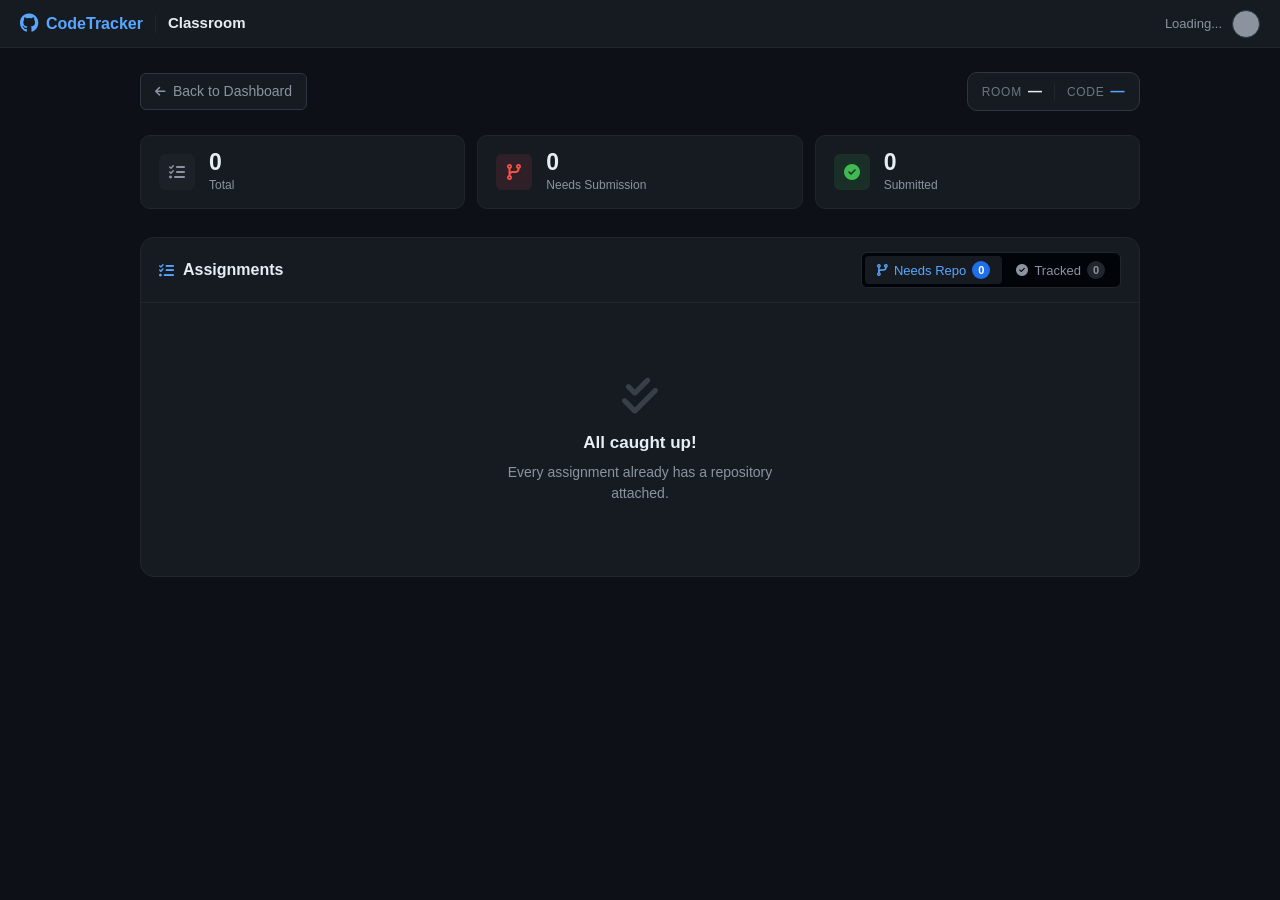
<file: studentclass/index.html>
<!doctype html>
<html lang="en">
  <head>
    <meta charset="UTF-8">
    <meta name="viewport" content="width=device-width, initial-scale=1.0">
    <title>CodeTracker - Classroom</title>
    <link rel="stylesheet" href="https://cdnjs.cloudflare.com/ajax/libs/font-awesome/6.5.0/css/all.min.css">
    <link rel="icon" type="image/png" href="/frontend/asset/git.png">
    <link rel="stylesheet" href="/frontend/css/studentclass.css">
  </head>
  <body>

    <!-- ── Top Navigation Bar ─────────────────────────────── -->
    <header class="dashboard-header">
      <div class="header-left">
        <div class="logo">
          <i class="fa-brands fa-github"></i>
          <span class="logo-text">CodeTracker</span>
        </div>
        <span class="header-divider"></span>
        <span class="header-label">Classroom</span>
      </div>
      <div class="header-right">
        <span class="student-name-label" id="studentName">Loading...</span>
        <div class="user-avatar" id="studentAvatar"></div>
      </div>
    </header>

    <!-- ── Page Wrapper ───────────────────────────────────── -->
    <div class="page-wrapper">

      <!-- ── Page Top Bar: back + classroom info ─────────── -->
      <div class="page-topbar">
        <a href="../dashboard/" id="backDashboardBtn" class="back-btn">
          <i class="fas fa-arrow-left"></i>
          Back to Dashboard
        </a>
        <div class="classroom-meta">
          <div class="classroom-meta-item">
            <span class="meta-label">Room</span>
            <span class="meta-value" id="classroomInfoName">—</span>
          </div>
          <div class="meta-divider"></div>
          <div class="classroom-meta-item">
            <span class="meta-label">Code</span>
            <strong class="meta-value accent" id="classroomInfoCode">—</strong>
          </div>
        </div>
      </div>

      <!-- ── Stats Row ───────────────────────────────────── -->
      <div class="stats-row">
        <div class="stat-card">
          <div class="stat-icon neutral"><i class="fas fa-list-check"></i></div>
          <div class="stat-body">
            <span class="stat-number" id="assignmentCount">0</span>
            <span class="stat-label">Total</span>
          </div>
        </div>
        <div class="stat-card">
          <div class="stat-icon danger"><i class="fas fa-code-branch"></i></div>
          <div class="stat-body">
            <span class="stat-number" id="pendingCount">0</span>
            <span class="stat-label">Needs Submission</span>
          </div>
        </div>
        <div class="stat-card">
          <div class="stat-icon success"><i class="fas fa-check-circle"></i></div>
          <div class="stat-body">
            <span class="stat-number" id="submittedCount">0</span>
            <span class="stat-label">Submitted</span>
          </div>
        </div>
      </div>

      <!-- ── Assignments Section ─────────────────────────── -->
      <div class="assignments-section">

        <!-- Toolbar: title + tabs + filter all on one row -->
        <div class="assignments-toolbar">
          <h2 class="section-heading">
            <i class="fas fa-tasks"></i>
            Assignments
          </h2>

          <div class="toolbar-controls">
            <!-- Tabs -->
            <div class="tab-group">
              <button class="tab-btn active" data-tab="needs-submission">
                <i class="fas fa-code-branch"></i>
                Needs Repo
                <span class="tab-badge" id="tabNeedsCount">0</span>
              </button>
              <button class="tab-btn" data-tab="tracked">
                <i class="fas fa-check-circle"></i>
                Tracked
                <span class="tab-badge" id="tabTrackedCount">0</span>
              </button>
            </div>
          </div>
        </div>

        <!-- Assignment cards render here -->
        <div id="assignmentsList">
          <div class="tracked-filter-group" id="trackedFilterGroup">
            <span class="tracked-filter-label">Tracked filter:</span>
            <button class="tracked-filter-btn active" data-tracked-filter="ALL">All</button>
            <button class="tracked-filter-btn" data-tracked-filter="SUBMITTED">Has Submitted</button>
            <button class="tracked-filter-btn" data-tracked-filter="NOT_SUBMITTED">Not Submitted</button>
            <button class="tracked-filter-btn" data-tracked-filter="GRADED">Graded</button>
          </div>
          <div id="activitiesContainer" class="activities-container"></div>
        </div>

      </div>
    </div><!-- end page-wrapper -->

    <!-- ── Submission Modal ──────────────────────────────── -->
    <div class="modal" id="submissionModal">
      <div class="modal-content">
        <div class="modal-header">
          <h2><i class="fas fa-paper-plane"></i> Submit Assignment</h2>
          <button class="close-btn" id="closeModal" aria-label="Close">&times;</button>
        </div>

        <div class="modal-body">
          <div class="assignment-detail" id="modalAssignmentDetail"></div>

          <form id="submissionForm">
            <div class="form-group">
              <label for="submissionMode">
                <i class="fas fa-code-branch"></i> Submission Type
              </label>
              <select id="submissionMode">
                <option value="" disabled hidden>— Select submission type —</option>
                <option value="existing">Submit existing repository</option>
                <option value="new">Create and submit new repository</option>
              </select>
            </div>

            <div class="form-group" id="repoInputGroup">
              <div id="existingRepoGroup" class="repo-input-variant" style="display:none;">
                <label for="repoSelect">
                  <i class="fab fa-github"></i> Select Repository
                  <span class="repo-hint">
                    <i class="fas fa-circle-question"></i>
                    <span class="repo-hint-tooltip">Wait 5–10 seconds to load all repositories from GitHub</span>
                  </span>
                </label>
                <select id="repoSelect">
                  <option value="">— Select a repository —</option>
                </select>
              </div>
              <div id="newRepoGroup" class="repo-input-variant" style="display:none;">
                <label for="repositoryName">
                  <i class="fas fa-folder-plus"></i> Repository Name
                </label>
                <input
                  type="text"
                  id="repositoryName"
                  placeholder="my-awesome-project"
                  pattern="[a-zA-Z0-9_\-]+"
                  title="Letters, numbers, hyphens, underscores only"
                />
              </div>
            </div>

          </form>
        </div>

        <div class="modal-footer">
          <button class="btn btn-secondary" id="cancelSubmitBtn">Cancel</button>
          <button class="btn btn-primary" id="submitAssignmentBtn">
            <i class="fas fa-paper-plane"></i> Submit Assignment
          </button>
        </div>
      </div>
    </div>

    <div class="modal" id="activityDetailsModal">
      <div class="modal-content details-modal-content">
        <div class="modal-header">
          <h2><i class="fas fa-circle-info"></i> Activity Details</h2>
          <button class="close-btn" id="closeActivityDetailsModal" aria-label="Close">&times;</button>
        </div>
        <div class="modal-body" id="activityDetailsContent"></div>
      </div>
    </div>

    <script src="/frontend/script/api-client.js"></script>
    <script src="/frontend/script/studentclass.js"></script>
  </body>
</html>
</file>
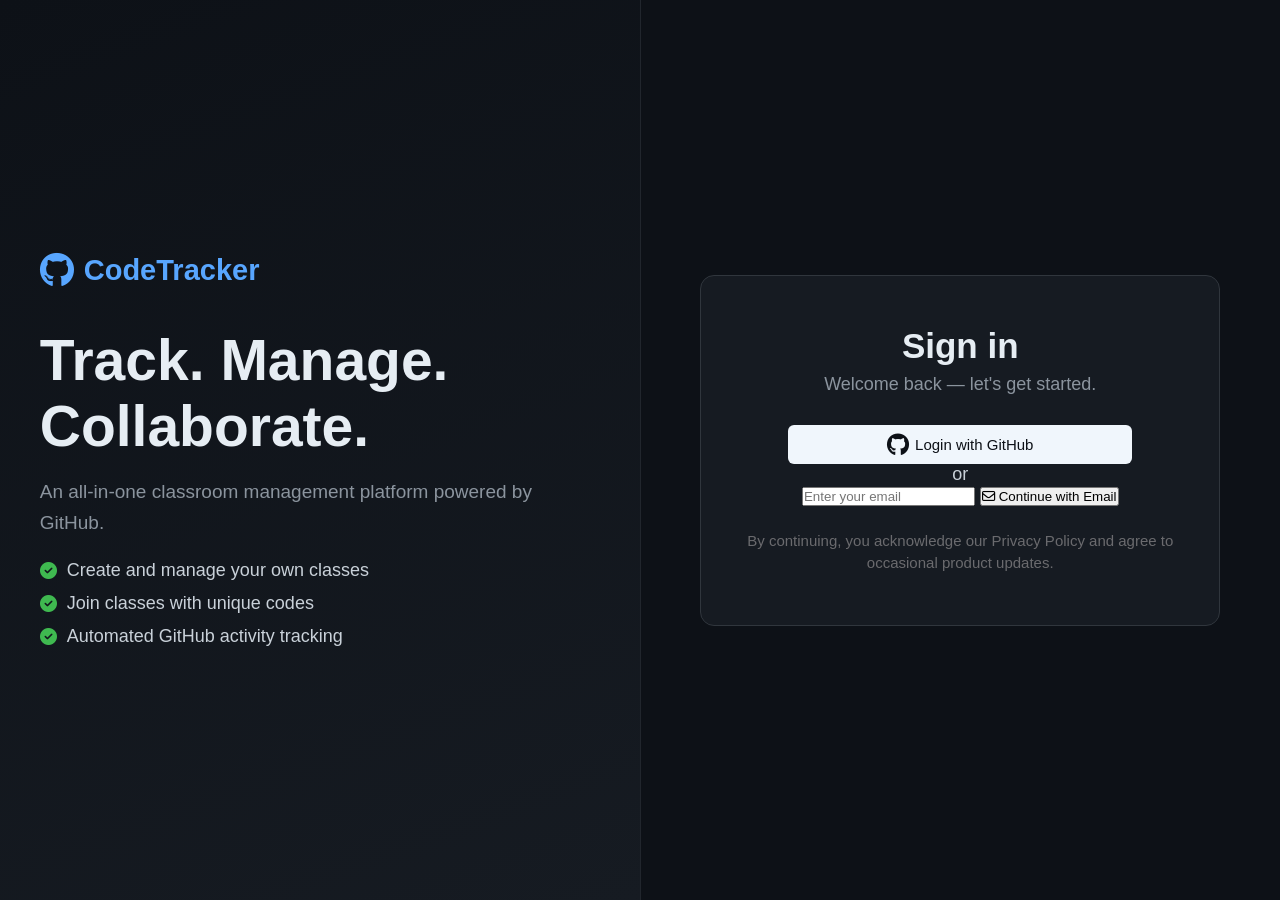
<file: frontend/pages/index.html>
<!DOCTYPE html>
<html lang="en">
<head>
  <meta charset="UTF-8">
  <meta name="viewport" content="width=device-width, initial-scale=1.0">
  <title>CodeTracker — Sign In</title>
  <link rel="stylesheet" href="../css/style.css">
  <link rel="stylesheet" href="https://cdnjs.cloudflare.com/ajax/libs/font-awesome/6.5.0/css/all.min.css">
</head>
<body>
  <div class="login-page">
    <!-- Left panel — branding -->
    <div class="brand-panel">
      <div class="brand-inner">
        <div class="brand-logo">
          <i class="fab fa-github"></i>
          <span>CodeTracker</span>
        </div>
        <h1 class="brand-heading">Track. Manage.<br>Collaborate.</h1>
        <p class="brand-sub">An all-in-one classroom management platform powered by GitHub.</p>
        <ul class="feature-list">
          <li><i class="fa-solid fa-circle-check"></i> Create and manage your own classes</li>
          <li><i class="fa-solid fa-circle-check"></i> Join classes with unique codes</li>
          <li><i class="fa-solid fa-circle-check"></i> Automated GitHub activity tracking</li>
        </ul>
      </div>
    </div>

    <!-- Right panel — sign-in form -->
    <div class="login-container">
      <div class="login-box">
        <h2>Sign in</h2>
        <p class="login-sub">Welcome back — let's get started.</p>

        <button id="githubLogin" class="github-btn">
          <i class="fab fa-github"></i> Login with GitHub
        </button>

        <div class="divider"><span>or</span></div>

        <input type="email" class="email-input" placeholder="Enter your email">
        <button id="emailbLogin" class="email-btn">
          <i class="fa-regular fa-envelope"></i> Continue with Email
        </button>

        <p class="below">By continuing, you acknowledge our <span class="underline">Privacy Policy</span> and agree to occasional product updates.</p>
      </div>
    </div>
  </div>
  <script src="../script/script.js"></script>
</body>
</html>
</file>
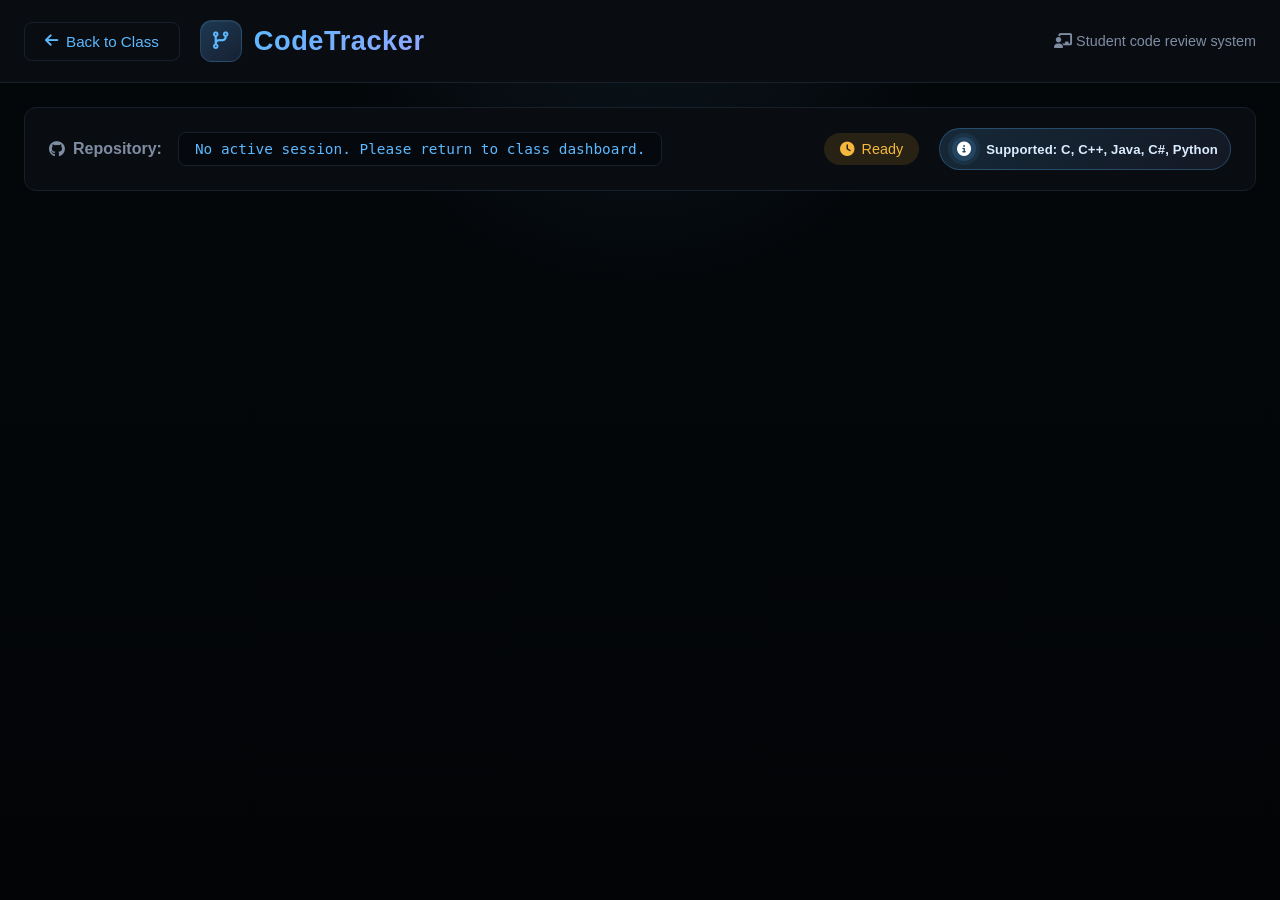
<file: Syntax.html>
<!DOCTYPE html>
<html lang="en">
<head>
  <meta charset="UTF-8" />
  <meta name="viewport" content="width=device-width, initial-scale=1.0, viewport-fit=cover" />
  <title>C/C++/Java/C#/JavaScript Code Analyzer | Student Review</title>
  <link rel="icon" type="image/png" href="https://github.githubassets.com/favicons/favicon.png" />
  <link rel="stylesheet" href="https://cdnjs.cloudflare.com/ajax/libs/font-awesome/6.4.0/css/all.min.css" />
  <style>
    * {
      margin: 0;
      padding: 0;
      box-sizing: border-box;
    }

    * {
      -webkit-user-select: none;
      user-select: none;
    }

    input, textarea, select, [contenteditable="true"] {
      -webkit-user-select: text;
      user-select: text;
    }

    :root {
      --bg-dark: #020406;
      --bg-card: #090d12;
      --bg-input: #05080c;
      --bg-elevated: #0c1117;
      --border: #18202b;
      --border-strong: #243041;
      --text-primary: #d6deeb;
      --text-secondary: #7f8da3;
      --accent-blue: #5cb8ff;
      --accent-green: #35d07f;
      --accent-red: #ff6b6b;
      --accent-yellow: #f5b83d;
      --accent-purple: #91a7ff;
      --line-height: 1.65;
      --font-size: 15px;
    }

    body {
      font-family: "Segoe UI", Roboto, sans-serif;
      background:
        radial-gradient(circle at top, rgba(92, 184, 255, 0.08), transparent 28%),
        linear-gradient(180deg, #04070a 0%, #020406 100%);
      color: var(--text-primary);
      min-height: 100vh;
    }

    /* ===== FULLY RESPONSIVE: MOBILE + PC ===== */
    .header {
      background: var(--bg-card);
      border-bottom: 1px solid var(--border);
      padding: 20px 24px;
      position: relative;
      display: flex;
      align-items: center;
      justify-content: space-between;
      flex-wrap: wrap;
      gap: 16px;
    }

    .header-left {
      display: flex;
      align-items: center;
      gap: 20px;
      flex-wrap: wrap;
    }

    .brand-mark {
      display: inline-flex;
      align-items: center;
      gap: 12px;
      min-width: 0;
    }

    .brand-icon {
      width: 42px;
      height: 42px;
      border-radius: 12px;
      display: inline-flex;
      align-items: center;
      justify-content: center;
      background:
        linear-gradient(145deg, rgba(92, 184, 255, 0.24), rgba(145, 167, 255, 0.1)),
        #09111b;
      border: 1px solid rgba(92, 184, 255, 0.2);
      color: var(--accent-blue);
      box-shadow: inset 0 1px 0 rgba(255, 255, 255, 0.06);
      flex-shrink: 0;
    }

    .brand-icon i {
      font-size: 1.1rem;
    }

    .back-btn {
      background: var(--bg-card);
      color: var(--accent-blue);
      border: 1px solid var(--border);
      border-radius: 8px;
      padding: 10px 20px;
      cursor: pointer;
      font-size: 0.95rem;
      font-weight: 500;
      display: inline-flex;
      align-items: center;
      gap: 8px;
      transition: all 0.2s;
      white-space: nowrap;
    }

    .back-btn:hover {
      background: var(--border);
      border-color: var(--accent-blue);
    }

    .header h1 {
      font-size: 1.7rem;
      background: linear-gradient(135deg, var(--accent-blue), var(--accent-purple));
      -webkit-background-clip: text;
      -webkit-text-fill-color: transparent;
      background-clip: text;
      white-space: nowrap;
      letter-spacing: 0.02em;
    }

    .header p {
      color: var(--text-secondary);
      font-size: 0.9rem;
    }

    .main-content {
      padding: 24px;
      max-width: 1600px;
      margin: 0 auto;
    }

    /* Input section - responsive grid */
    .input-section {
      background: var(--bg-card);
      border: 1px solid var(--border);
      border-radius: 12px;
      padding: 20px 24px;
      margin-bottom: 24px;
      display: flex;
      align-items: center;
      justify-content: space-between;
      flex-wrap: wrap;
      gap: 16px;
    }

    .input-section-left {
      display: flex;
      align-items: center;
      gap: 16px;
      flex-wrap: wrap;
    }

    .input-section-left h2 {
      display: flex;
      align-items: center;
      gap: 8px;
      font-size: 1rem;
      color: var(--text-secondary);
      white-space: nowrap;
    }

    .repo-url-display {
      padding: 8px 16px;
      background: var(--bg-input);
      border: 1px solid var(--border);
      border-radius: 8px;
      color: var(--accent-blue);
      font-size: 0.9rem;
      font-family: monospace;
      max-width: 500px;
      overflow: hidden;
      text-overflow: ellipsis;
      white-space: nowrap;
    }

    .input-section-right {
      display: flex;
      align-items: center;
      gap: 20px;
      flex-wrap: wrap;
    }

    .repo-status {
      display: flex;
      align-items: center;
      gap: 8px;
      padding: 8px 16px;
      border-radius: 20px;
      font-size: 0.9rem;
    }

    .repo-status.analyzing {
      background: rgba(88, 166, 255, 0.15);
      color: var(--accent-blue);
    }

    .repo-status.completed {
      background: rgba(63, 185, 80, 0.15);
      color: var(--accent-green);
    }

    .repo-status.error {
      background: rgba(248, 81, 73, 0.15);
      color: var(--accent-red);
    }

    .repo-status.waiting {
      background: rgba(210, 153, 34, 0.15);
      color: var(--accent-yellow);
    }

    .supported-badge {
      display: inline-flex;
      align-items: center;
      gap: 10px;
      padding: 8px 12px;
      border-radius: 999px;
      border: 1px solid rgba(92, 184, 255, 0.28);
      background: linear-gradient(135deg, rgba(92, 184, 255, 0.16), rgba(145, 167, 255, 0.08));
      color: #dcecff;
      font-size: 0.82rem;
      font-weight: 600;
      cursor: pointer;
      transition: transform 0.18s ease, box-shadow 0.18s ease, border-color 0.18s ease;
    }

    .supported-badge:hover {
      transform: translateY(-1px);
      border-color: rgba(92, 184, 255, 0.5);
      box-shadow: 0 8px 20px rgba(92, 184, 255, 0.16);
    }

    .supported-badge:focus-visible {
      outline: 2px solid rgba(92, 184, 255, 0.55);
      outline-offset: 2px;
    }

    .supported-badge i {
      width: 24px;
      height: 24px;
      border-radius: 50%;
      display: inline-flex;
      align-items: center;
      justify-content: center;
      background: rgba(92, 184, 255, 0.22);
      color: #ffffff;
      font-size: 0.88rem;
      box-shadow: 0 0 0 4px rgba(92, 184, 255, 0.08);
      flex-shrink: 0;
    }

    .supported-badge .badge-text {
      letter-spacing: 0.01em;
    }

    /* Results section */
    .results-section {
      background: linear-gradient(180deg, rgba(9, 13, 18, 0.98), rgba(4, 7, 10, 0.98));
      border: 1px solid var(--border);
      border-radius: 18px;
      overflow: hidden;
      box-shadow: 0 24px 60px rgba(0, 0, 0, 0.35);
    }

    .results-header {
      display: flex;
      align-items: center;
      justify-content: space-between;
      gap: 14px;
      padding: 12px 16px;
      background:
        linear-gradient(90deg, rgba(92, 184, 255, 0.12), rgba(145, 167, 255, 0.04)),
        var(--bg-input);
      border-bottom: 1px solid var(--border-strong);
    }

    .results-header h3 {
      display: flex;
      align-items: center;
      gap: 8px;
      margin-bottom: 0;
      font-size: 0.88rem;
      font-weight: 700;
      letter-spacing: 0.12em;
      text-transform: uppercase;
      color: #eef6ff;
      padding: 6px 10px;
      border: 1px solid rgba(92, 184, 255, 0.18);
      border-radius: 999px;
      background: rgba(5, 8, 12, 0.72);
    }

    .summary-stats {
      display: flex;
      gap: 10px;
      flex-wrap: wrap;
      justify-content: flex-end;
    }

    .stat {
      display: flex;
      align-items: center;
      gap: 7px;
      padding: 5px 10px;
      border-radius: 999px;
      background: rgba(12, 17, 23, 0.96);
      border: 1px solid rgba(36, 48, 65, 0.95);
      font-size: 0.76rem;
      line-height: 1.2;
    }

    .stat.errors { color: var(--accent-red); }
    .stat.warnings { color: var(--accent-yellow); }
    .stat.files { color: var(--accent-blue); }

    /* ===== DESKTOP: HORIZONTAL LAYOUT ===== */
    /* ===== MOBILE: VERTICAL LAYOUT (auto via media query) ===== */
    .analyzer-container {
      display: flex;
      height: 70vh;
      min-height: 500px;
      background: #030507;
    }

    /* Sidebar - files */
    .file-sidebar {
      width: 300px;
      background: linear-gradient(180deg, #06090d 0%, #04070a 100%);
      border-right: 1px solid var(--border-strong);
      display: flex;
      flex-direction: column;
      flex-shrink: 0;
    }

    .file-sidebar-header {
      padding: 16px;
      border-bottom: 1px solid var(--border);
    }

    .file-sidebar-header h4 {
      font-size: 0.9rem;
      color: var(--text-secondary);
      margin-bottom: 10px;
    }

    .file-search {
      width: 100%;
      padding: 8px 12px;
      background: var(--bg-card);
      border: 1px solid var(--border);
      border-radius: 6px;
      color: var(--text-primary);
      font-size: 0.85rem;
    }

    .file-list {
      flex: 1;
      overflow-y: auto;
      padding: 8px;
    }

    .file-item {
      padding: 10px 12px;
      border-radius: 6px;
      cursor: pointer;
      display: flex;
      align-items: center;
      gap: 10px;
      margin-bottom: 4px;
      transition: background 0.2s;
    }

    .file-item:hover {
      background: rgba(255, 255, 255, 0.05);
    }

    .file-item.active {
      background: rgba(88, 166, 255, 0.15);
      color: var(--accent-blue);
    }

    .file-item.has-errors { border-left: 3px solid var(--accent-red); }
    .file-item.has-warnings { border-left: 3px solid var(--accent-yellow); }
    .file-item.clean { border-left: 3px solid var(--accent-green); }

    .file-name {
      flex: 1;
      overflow: hidden;
      text-overflow: ellipsis;
      white-space: nowrap;
      font-size: 0.85rem;
    }

    /* Code area */
    .code-area {
      flex: 1;
      display: flex;
      flex-direction: column;
      overflow: hidden;
      background: #010203;
      min-width: 0;
    }

    .code-toolbar {
      background: linear-gradient(180deg, #070b10 0%, #05080c 100%);
      border-bottom: 1px solid var(--border-strong);
      padding: 12px 16px;
      display: flex;
      justify-content: space-between;
      align-items: center;
      flex-wrap: wrap;
      gap: 10px;
    }

    .current-file-info {
      display: flex;
      align-items: center;
      gap: 10px;
      flex-wrap: wrap;
    }

    .language-badge {
      padding: 3px 10px;
      border-radius: 4px;
      font-size: 0.75rem;
      background: rgba(188, 140, 255, 0.15);
      color: var(--accent-purple);
    }

    .code-viewer {
      flex: 1;
      overflow: auto;
      background:
        linear-gradient(180deg, rgba(255, 255, 255, 0.02), transparent 20%),
        #000000;
    }

    .code-content {
      min-width: 100%;
      font-family: "JetBrains Mono", "Fira Code", "Consolas", monospace;
      font-size: var(--font-size);
      line-height: var(--line-height);
      color: #d4d4d4;
      padding: 12px 0;
      white-space: normal;
    }

    .code-line {
      display: grid;
      grid-template-columns: 64px minmax(0, 1fr);
      align-items: stretch;
      min-width: max-content;
      white-space: nowrap;
      border-left: 3px solid transparent;
      transition: background 0.18s ease, border-color 0.18s ease;
    }

    .code-line:hover {
      background: rgba(92, 184, 255, 0.08);
    }

    .line-number {
      color: #5f6f85;
      text-align: right;
      padding: 0 14px 0 0;
      user-select: none;
      background: rgba(255, 255, 255, 0.01);
      border-right: 1px solid #121923;
    }

    .line-text {
      display: block;
      padding: 0 20px 0 16px;
      white-space: pre;
    }

    .code-line.error-line {
      background: rgba(255, 107, 107, 0.16);
      border-left-color: var(--accent-red);
    }

    .code-line.warning-line {
      background: rgba(245, 184, 61, 0.16);
      border-left-color: var(--accent-yellow);
    }

    .error-tooltip {
      position: fixed;
      z-index: 3000;
      max-width: min(360px, calc(100vw - 24px));
      padding: 10px 12px;
      border-radius: 10px;
      background: rgba(6, 10, 15, 0.98);
      border: 1px solid rgba(92, 184, 255, 0.22);
      box-shadow: 0 14px 40px rgba(0, 0, 0, 0.45);
      color: var(--text-primary);
      font-size: 0.82rem;
      line-height: 1.45;
      pointer-events: none;
      opacity: 0;
      transform: translateY(6px);
      transition: opacity 0.14s ease, transform 0.14s ease;
      white-space: normal;
      word-break: break-word;
    }

    .error-tooltip.visible {
      opacity: 1;
      transform: translateY(0);
    }

    .error-tooltip .tooltip-title {
      display: block;
      margin-bottom: 4px;
      font-weight: 700;
      color: var(--accent-red);
    }

    .error-tooltip.warning .tooltip-title {
      color: var(--accent-yellow);
    }

    .error-tooltip .tooltip-body {
      color: #dfe8f5;
    }

    /* Error panel */
    .error-panel {
      width: 350px;
      background: linear-gradient(180deg, #06090d 0%, #04070a 100%);
      border-left: 1px solid var(--border-strong);
      display: flex;
      flex-direction: column;
      flex-shrink: 0;
    }

    .error-panel-header {
      padding: 16px;
      border-bottom: 1px solid var(--border);
      display: flex;
      justify-content: space-between;
      align-items: center;
      flex-wrap: wrap;
      gap: 10px;
    }

    .error-list {
      flex: 1;
      overflow-y: auto;
      padding: 12px;
    }

    .error-item {
      background: var(--bg-card);
      border: 1px solid var(--border);
      border-left: 3px solid var(--accent-red);
      border-radius: 6px;
      padding: 12px;
      margin-bottom: 10px;
    }

    .error-item.warning {
      border-left-color: var(--accent-yellow);
    }

    .error-line-num {
      font-size: 0.75rem;
      color: var(--text-secondary);
      margin-bottom: 5px;
      font-weight: 600;
    }

    .error-message {
      font-size: 0.8rem;
      line-height: 1.4;
      word-break: break-word;
    }

    .no-errors {
      text-align: center;
      padding: 30px;
      color: var(--accent-green);
    }

    .toast {
      position: fixed;
      bottom: 20px;
      right: 20px;
      color: white;
      padding: 12px 24px;
      border-radius: 8px;
      box-shadow: 0 4px 12px rgba(0, 0, 0, 0.3);
      z-index: 2000;
      animation: slideIn 0.3s ease;
    }

    .toast.success { background: var(--accent-green); }
    .toast.error { background: var(--accent-red); }
    .toast.info { background: var(--accent-blue); }

    @keyframes slideIn {
      from { transform: translateX(100%); opacity: 0; }
      to { transform: translateX(0); opacity: 1; }
    }

    /* ========== RESPONSIVE BREAKPOINT: TABLET & MOBILE ========== */
    @media (max-width: 900px) {
      .analyzer-container {
        flex-direction: column;
        height: auto;
      }

      .file-sidebar {
        width: 100%;
        max-height: 280px;
        border-right: none;
        border-bottom: 1px solid var(--border);
      }

      .error-panel {
        width: 100%;
        max-height: 320px;
        border-left: none;
        border-top: 1px solid var(--border);
      }

      .code-area {
        min-height: 400px;
      }

      .header {
        flex-direction: column;
        align-items: flex-start;
      }

      .header-left {
        width: 100%;
        justify-content: space-between;
      }

      .header h1 {
        font-size: 1.4rem;
        white-space: normal;
      }

      .input-section {
        flex-direction: column;
        align-items: flex-start;
      }

      .input-section-left {
        width: 100%;
        flex-direction: column;
        align-items: flex-start;
      }

      .repo-url-display {
        max-width: 100%;
        white-space: normal;
        word-break: break-all;
      }

      .input-section-right {
        width: 100%;
        justify-content: space-between;
      }
    }

    @media (max-width: 480px) {
      .main-content {
        padding: 16px;
      }

      .results-header {
        align-items: flex-start;
        padding: 12px;
        flex-direction: column;
      }

      .summary-stats {
        gap: 8px;
        justify-content: flex-start;
      }

      .stat {
        font-size: 0.75rem;
        padding: 4px 10px;
      }

      .code-toolbar {
        padding: 8px 12px;
      }

      .code-content {
        font-size: 12px;
        padding: 10px 0;
      }

      .code-line {
        grid-template-columns: 48px minmax(0, 1fr);
      }

      .line-number {
        padding-right: 10px;
      }

      .line-text {
        padding: 0 12px 0 10px;
      }

      .back-btn {
        padding: 6px 14px;
        font-size: 0.85rem;
      }

      .header h1 {
        font-size: 1.2rem;
      }
    }
  </style>
</head>
<body>
  <div class="header">
    <div class="header-left">
      <button class="back-btn" id="backToClassBtn">
        <i class="fas fa-arrow-left"></i> Back to Class
      </button>
      <div class="brand-mark" aria-label="CodeTracker">
        <span class="brand-icon" aria-hidden="true">
          <i class="fas fa-code-branch"></i>
        </span>
        <h1>CodeTracker</h1>
      </div>
    </div>
    <p id="headerSubtitle"><i class="fas fa-chalkboard-user"></i> Student code review system</p>
  </div>

  <div class="main-content">
    <div class="input-section">
      <div class="input-section-left">
        <h2><i class="fab fa-github"></i> Repository:</h2>
        <span class="repo-url-display" id="repoUrlDisplay">Loading session...</span>
      </div>
      <div class="input-section-right">
        <span class="repo-status waiting" id="repoStatus">
          <i class="fas fa-clock"></i> Ready
        </span>
        <button type="button" class="supported-badge" id="supportedBadge" title="View supported language information">
          <i class="fas fa-circle-info"></i>
          <span class="badge-text">Supported: C, C++, Java, C#, Python</span>
        </button>
      </div>
    </div>

    <div class="results-section" id="resultsSection" style="display: none;">
      <div class="results-header">
        <h3><i class="fas fa-chart-bar"></i> Analysis Results</h3>
        <div class="summary-stats" id="summaryStats"></div>
      </div>
      <div class="analyzer-container">
        <div class="file-sidebar">
          <div class="file-sidebar-header">
            <h4><i class="fas fa-folder-open"></i> Source Files</h4>
            <input type="text" class="file-search" placeholder="Search files..." id="fileSearch" />
          </div>
          <div class="file-list" id="fileList"></div>
        </div>

        <div class="code-area">
          <div class="code-toolbar">
            <div class="current-file-info">
              <i class="fas fa-file-code"></i>
              <span id="currentFileName">Select a file</span>
              <span class="language-badge" id="languageBadge">-</span>
            </div>
          </div>
          <div class="code-viewer" id="codeViewer">
            <div class="code-content" id="codeContent"></div>
          </div>
        </div>

        <div class="error-panel">
          <div class="error-panel-header">
            <h4><i class="fas fa-exclamation-triangle"></i> Issues Found</h4>
            <div style="display: flex; gap: 12px;">
              <span id="errorCount" style="color: var(--accent-red); font-weight: 600;">0</span>
              <span id="warningCount" style="color: var(--accent-yellow); font-weight: 600;">0</span>
            </div>
          </div>
          <div class="error-list" id="errorList"></div>
        </div>
      </div>
    </div>
  </div>

  <script>
    const API_BASE_URL = "https://syntaxanalyzer-production.up.railway.app";
    
    let currentAnalysisId = null;
    let pollingInterval = null;
    let fileList = [];
    let currentFileIndex = 0;
    let currentErrors = [];
    let currentWarnings = [];
    let analysisCompleted = false;
    let activeTooltip = null;

    // ========== PERSISTENCE ==========
    function getStoredAnalysisData() {
      const data = localStorage.getItem('pendingAnalysis');
      if (data) {
        try { return JSON.parse(data); } catch(e) { return null; }
      }
      return null;
    }
    
    function savePendingAnalysis(data) {
      localStorage.setItem('pendingAnalysis', JSON.stringify(data));
    }
    
    function updateHeaderForProfessor(studentName, activityTitle) {
      const subtitle = document.getElementById('headerSubtitle');
      if (subtitle && studentName) {
        subtitle.innerHTML = `<i class="fas fa-user-graduate"></i> Reviewing: ${escapeHtml(studentName)} | ${escapeHtml(activityTitle || 'Activity')}`;
      }
    }

    // ========== TOAST ==========
    function showToast(message, type) {
      const toast = document.createElement("div");
      toast.className = `toast ${type}`;
      const icon = type === "success" ? "fa-check-circle" : (type === "error" ? "fa-exclamation-circle" : "fa-info-circle");
      toast.innerHTML = `<i class="fas ${icon}"></i> ${escapeHtml(message)}`;
      document.body.appendChild(toast);
      setTimeout(() => toast.remove(), 5000);
    }

    // ========== API & POLLING ==========
    async function checkAnalysisStatus(analysisId) {
      try {
        const response = await fetch(`${API_BASE_URL}/api/analysis/${analysisId}`);
        const data = await response.json();
        if (data.success && data.status === 'completed') {
          document.getElementById('repoStatus').className = 'repo-status completed';
          document.getElementById('repoStatus').innerHTML = '<i class="fas fa-check-circle"></i> Completed';
          displayResults(data);
          analysisCompleted = true;
          if (pollingInterval) clearInterval(pollingInterval);
          return true;
        } else if (data.status === 'error') {
          document.getElementById('repoStatus').className = 'repo-status error';
          document.getElementById('repoStatus').innerHTML = '<i class="fas fa-times-circle"></i> Failed';
          showToast(data.error || "Analysis failed", "error");
          if (pollingInterval) clearInterval(pollingInterval);
          return true;
        }
        return false;
      } catch (error) {
        return false;
      }
    }

    function startPolling(analysisId) {
      if (pollingInterval) clearInterval(pollingInterval);
      let attempts = 0;
      pollingInterval = setInterval(async () => {
        attempts++;
        try {
          const response = await fetch(`${API_BASE_URL}/api/analysis/${analysisId}`);
          const data = await response.json();
          if (data.success && data.status === "completed") {
            clearInterval(pollingInterval);
            pollingInterval = null;
            document.getElementById('repoStatus').className = 'repo-status completed';
            document.getElementById('repoStatus').innerHTML = '<i class="fas fa-check-circle"></i> Completed';
            displayResults(data);
            analysisCompleted = true;
            showToast("Analysis completed successfully!", "success");
          } else if (data.status === "error") {
            clearInterval(pollingInterval);
            pollingInterval = null;
            document.getElementById('repoStatus').className = 'repo-status error';
            document.getElementById('repoStatus').innerHTML = '<i class="fas fa-times-circle"></i> Failed';
            showToast(data.error || "Analysis failed", "error");
          }
          if (attempts >= 120) {
            clearInterval(pollingInterval);
            pollingInterval = null;
            showToast("Analysis timeout", "error");
          }
        } catch (error) {
          console.error("Polling error:", error);
        }
      }, 2000);
    }

    function startAutoAnalysis(data) {
      const repoStatus = document.getElementById('repoStatus');
      repoStatus.className = 'repo-status analyzing';
      repoStatus.innerHTML = '<i class="fas fa-spinner fa-spin"></i> Analyzing...';
      document.getElementById('resultsSection').style.display = "block";
      document.getElementById('summaryStats').innerHTML = `<div class="stat files"><i class="fas fa-spinner fa-spin"></i> Cloning repository...</div>`;
      
      fetch(`${API_BASE_URL}/api/analyze`, {
        method: "POST",
        headers: { "Content-Type": "application/json" },
        body: JSON.stringify({ repo_url: data.repoUrl })
      })
      .then(response => response.json())
      .then(result => {
        if (result.success) {
          currentAnalysisId = result.analysis_id;
          data.analysisId = result.analysis_id;
          savePendingAnalysis(data);
          startPolling(result.analysis_id);
          showToast(`Analysis started! Branch: ${result.branch_used}`, "success");
        } else {
          repoStatus.className = 'repo-status error';
          repoStatus.innerHTML = '<i class="fas fa-times-circle"></i> Failed';
          showToast(result.error || "Failed to start analysis", "error");
        }
      })
      .catch(error => {
        repoStatus.className = 'repo-status error';
        repoStatus.innerHTML = '<i class="fas fa-times-circle"></i> Error';
        showToast(`Error: ${error.message}`, "error");
      });
    }

    // ========== DISPLAY RESULTS ==========
    function displayResults(data) {
      const summary = data.summary;
      fileList = data.files || [];
      
      if (fileList.length === 0) {
        document.getElementById("summaryStats").innerHTML = `<div class="stat"><i class="fas fa-info-circle"></i> No supported files found</div>`;
        document.getElementById("fileList").innerHTML = `<div style="padding: 20px; text-align: center;">No source files found</div>`;
        return;
      }
      
      document.getElementById("summaryStats").innerHTML = `
        <div class="stat files"><i class="fas fa-file-code"></i> Files: ${summary.total_files || 0}</div>
        <div class="stat errors"><i class="fas fa-times-circle"></i> Errors: ${summary.errors_count || 0}</div>
        <div class="stat warnings"><i class="fas fa-exclamation-triangle"></i> Warnings: ${summary.warnings_count || 0}</div>
        <div class="stat"><i class="fas fa-code-branch"></i> ${summary.branch_used || "main"}</div>
      `;
      
      renderFileList();
      if (fileList.length > 0) loadFile(0);
    }

    function renderFileList(filter = "") {
      const fileListEl = document.getElementById("fileList");
      if (!fileList || fileList.length === 0) {
        fileListEl.innerHTML = `<div style="padding: 20px; text-align: center;">No files</div>`;
        return;
      }
      
      const filteredFiles = filter ? fileList.filter(f => f.file_name.toLowerCase().includes(filter.toLowerCase())) : fileList;
      
      fileListEl.innerHTML = filteredFiles.map((file) => {
        const originalIndex = fileList.findIndex(f => f.file_path === file.file_path);
        let statusClass = "", statusIcon = "";
        if (file.errors_count > 0) {
          statusClass = "has-errors";
          statusIcon = '<i class="fas fa-times-circle" style="color: var(--accent-red);"></i>';
        } else if (file.warnings_count > 0) {
          statusClass = "has-warnings";
          statusIcon = '<i class="fas fa-exclamation-circle" style="color: var(--accent-yellow);"></i>';
        } else {
          statusClass = "clean";
          statusIcon = '<i class="fas fa-check-circle" style="color: var(--accent-green);"></i>';
        }
        return `
          <div class="file-item ${statusClass} ${originalIndex === currentFileIndex ? "active" : ""}" onclick="window.loadFile(${originalIndex})">
            <i class="fas fa-file-code"></i>
            <span class="file-name" title="${escapeHtml(file.file_path)}">${escapeHtml(file.file_name)}</span>
            ${statusIcon}
          </div>
        `;
      }).join("");
    }

    window.loadFile = function(index) {
      if (index < 0 || index >= fileList.length) return;
      hideTooltip();
      currentFileIndex = index;
      const file = fileList[index];
      document.getElementById("currentFileName").textContent = file.file_name;
      document.getElementById("languageBadge").textContent = file.language || "Code";
      currentErrors = file.errors || [];
      currentWarnings = file.warnings || [];
      updateErrorPanel();
      displayCode(file.code || file.content || "// No code content available");
      renderFileList(document.getElementById("fileSearch").value);
    };

    function displayCode(code) {
      hideTooltip();
      const lines = code.split("\n");
      const codeContentEl = document.getElementById("codeContent");
      codeContentEl.innerHTML = "";
      
      for (let i = 0; i < lines.length; i++) {
        const lineContent = document.createElement("div");
        lineContent.className = "code-line";
        const lineNumberValue = i + 1;
        const lineErrors = currentErrors.filter(e => Number(e.line) === lineNumberValue);
        const lineWarnings = currentWarnings.filter(w => Number(w.line) === lineNumberValue);
        const hasError = lineErrors.length > 0;
        const hasWarning = lineWarnings.length > 0;
        if (hasError) lineContent.classList.add("error-line");
        else if (hasWarning) lineContent.classList.add("warning-line");

        const tooltipMessages = [];
        if (lineErrors.length > 0) {
          tooltipMessages.push(...lineErrors.map(err => `Error: ${err.message || "Syntax issue detected."}`));
        }
        if (lineWarnings.length > 0) {
          tooltipMessages.push(...lineWarnings.map(warn => `Warning: ${warn.message || "Review this line."}`));
        }
        if (tooltipMessages.length > 0) {
          lineContent.dataset.tooltipTitle = hasError ? "Why this is an error" : "Why this is flagged";
          lineContent.dataset.tooltipBody = tooltipMessages.join("\n");
          lineContent.tabIndex = 0;
        }

        const lineNumber = document.createElement("span");
        lineNumber.className = "line-number";
        lineNumber.textContent = lineNumberValue;

        const lineText = document.createElement("span");
        lineText.className = "line-text";
        lineText.textContent = lines[i] || " ";

        lineContent.appendChild(lineNumber);
        lineContent.appendChild(lineText);
        codeContentEl.appendChild(lineContent);
      }
    }

    function hideTooltip() {
      if (activeTooltip) {
        activeTooltip.remove();
        activeTooltip = null;
      }
    }

    function showTooltip(target, event) {
      const title = target.dataset.tooltipTitle;
      const body = target.dataset.tooltipBody;
      if (!title || !body) return;

      hideTooltip();

      const tooltip = document.createElement("div");
      tooltip.className = "error-tooltip";
      if (target.classList.contains("warning-line")) tooltip.classList.add("warning");
      tooltip.innerHTML = `
        <span class="tooltip-title">${escapeHtml(title)}</span>
        <div class="tooltip-body">${escapeHtml(body).replace(/\n/g, "<br>")}</div>
      `;
      document.body.appendChild(tooltip);
      activeTooltip = tooltip;

      const offset = 14;
      const rect = target.getBoundingClientRect();
      const tooltipRect = tooltip.getBoundingClientRect();
      let left = event ? event.clientX + offset : rect.left + offset;
      let top = event ? event.clientY + offset : rect.bottom + offset;

      if (left + tooltipRect.width > window.innerWidth - 12) {
        left = window.innerWidth - tooltipRect.width - 12;
      }
      if (top + tooltipRect.height > window.innerHeight - 12) {
        top = rect.top - tooltipRect.height - offset;
      }
      left = Math.max(12, left);
      top = Math.max(12, top);

      tooltip.style.left = `${left}px`;
      tooltip.style.top = `${top}px`;

      requestAnimationFrame(() => tooltip.classList.add("visible"));
    }

    document.getElementById("codeViewer").addEventListener("mouseover", (e) => {
      const line = e.target.closest(".code-line");
      if (!line || !line.dataset.tooltipBody) return;
      showTooltip(line, e);
    });

    document.getElementById("codeViewer").addEventListener("mousemove", (e) => {
      const line = e.target.closest(".code-line");
      if (!line || !activeTooltip || !line.dataset.tooltipBody) return;

      const offset = 14;
      const tooltipRect = activeTooltip.getBoundingClientRect();
      let left = e.clientX + offset;
      let top = e.clientY + offset;

      if (left + tooltipRect.width > window.innerWidth - 12) {
        left = window.innerWidth - tooltipRect.width - 12;
      }
      if (top + tooltipRect.height > window.innerHeight - 12) {
        top = e.clientY - tooltipRect.height - offset;
      }
      left = Math.max(12, left);
      top = Math.max(12, top);

      activeTooltip.style.left = `${left}px`;
      activeTooltip.style.top = `${top}px`;
    });

    document.getElementById("codeViewer").addEventListener("mouseleave", hideTooltip);

    document.getElementById("codeViewer").addEventListener("focusin", (e) => {
      const line = e.target.closest(".code-line");
      if (!line || !line.dataset.tooltipBody) return;
      showTooltip(line);
    });

    document.getElementById("codeViewer").addEventListener("focusout", () => {
      hideTooltip();
    });

    window.addEventListener("scroll", hideTooltip, true);
    window.addEventListener("resize", hideTooltip);

    function updateErrorPanel() {
      const errorListEl = document.getElementById("errorList");
      const errorCountEl = document.getElementById("errorCount");
      const warningCountEl = document.getElementById("warningCount");
      errorCountEl.textContent = currentErrors.length;
      warningCountEl.textContent = currentWarnings.length;
      
      if (currentErrors.length === 0 && currentWarnings.length === 0) {
        errorListEl.innerHTML = `<div class="no-errors"><i class="fas fa-check-circle fa-2x"></i><div style="margin-top: 10px;">No issues found!</div></div>`;
        return;
      }
      
      let html = "";
      if (currentErrors.length > 0) {
        html += `<div style="margin-bottom: 10px; font-weight: 600; color: var(--accent-red);"><i class="fas fa-times-circle"></i> Errors (${currentErrors.length})</div>`;
        currentErrors.forEach(err => {
          html += `<div class="error-item"><div class="error-line-num">Line ${err.line || "?"}</div><div class="error-message">${escapeHtml(err.message)}</div></div>`;
        });
      }
      if (currentWarnings.length > 0) {
        if (currentErrors.length > 0) html += `<div style="margin: 12px 0 4px;"></div>`;
        html += `<div style="margin-bottom: 10px; font-weight: 600; color: var(--accent-yellow);"><i class="fas fa-exclamation-triangle"></i> Warnings (${currentWarnings.length})</div>`;
        currentWarnings.forEach(warn => {
          html += `<div class="error-item warning"><div class="error-line-num">Line ${warn.line || "?"}</div><div class="error-message">${escapeHtml(warn.message)}</div></div>`;
        });
      }
      errorListEl.innerHTML = html;
    }

    function escapeHtml(text) {
      if (!text) return "";
      const div = document.createElement("div");
      div.textContent = text;
      return div.innerHTML;
    }

    // ========== INIT & BACK BUTTON ==========
    document.getElementById('backToClassBtn').addEventListener('click', () => {
      if (pollingInterval) clearInterval(pollingInterval);
      localStorage.removeItem('pendingAnalysis');
      window.location.href = '../profclass/index.html';
    });

    document.getElementById('supportedBadge').addEventListener('click', () => {
      showToast('Analysis is available for C, C++, Java, C#, and Python source files.', 'info');
    });

    document.getElementById('fileSearch').addEventListener('input', (e) => renderFileList(e.target.value));

    document.addEventListener("keydown", (e) => {
      if (fileList.length === 0) return;
      if (e.key === "ArrowUp" && currentFileIndex > 0) loadFile(currentFileIndex - 1);
      else if (e.key === "ArrowDown" && currentFileIndex < fileList.length - 1) loadFile(currentFileIndex + 1);
    });

    // Check for pending analysis on load
    document.addEventListener('DOMContentLoaded', () => {
      const data = getStoredAnalysisData();
      if (data && data.repoUrl) {
        document.getElementById('repoUrlDisplay').textContent = data.repoUrl;
        updateHeaderForProfessor(data.studentName, data.activityTitle);
        if (data.analysisId) {
          currentAnalysisId = data.analysisId;
          document.getElementById('resultsSection').style.display = "block";
          document.getElementById('repoStatus').className = 'repo-status analyzing';
          document.getElementById('repoStatus').innerHTML = '<i class="fas fa-spinner fa-spin"></i> Resuming...';
          checkAnalysisStatus(data.analysisId).then(completed => {
            if (!completed && !analysisCompleted) startPolling(data.analysisId);
          });
        } else if (!analysisCompleted) {
          startAutoAnalysis(data);
        }
      } else {
        document.getElementById('repoUrlDisplay').textContent = 'No active session. Please return to class dashboard.';
      }
    });
  </script>
</body>
</html>
</file>
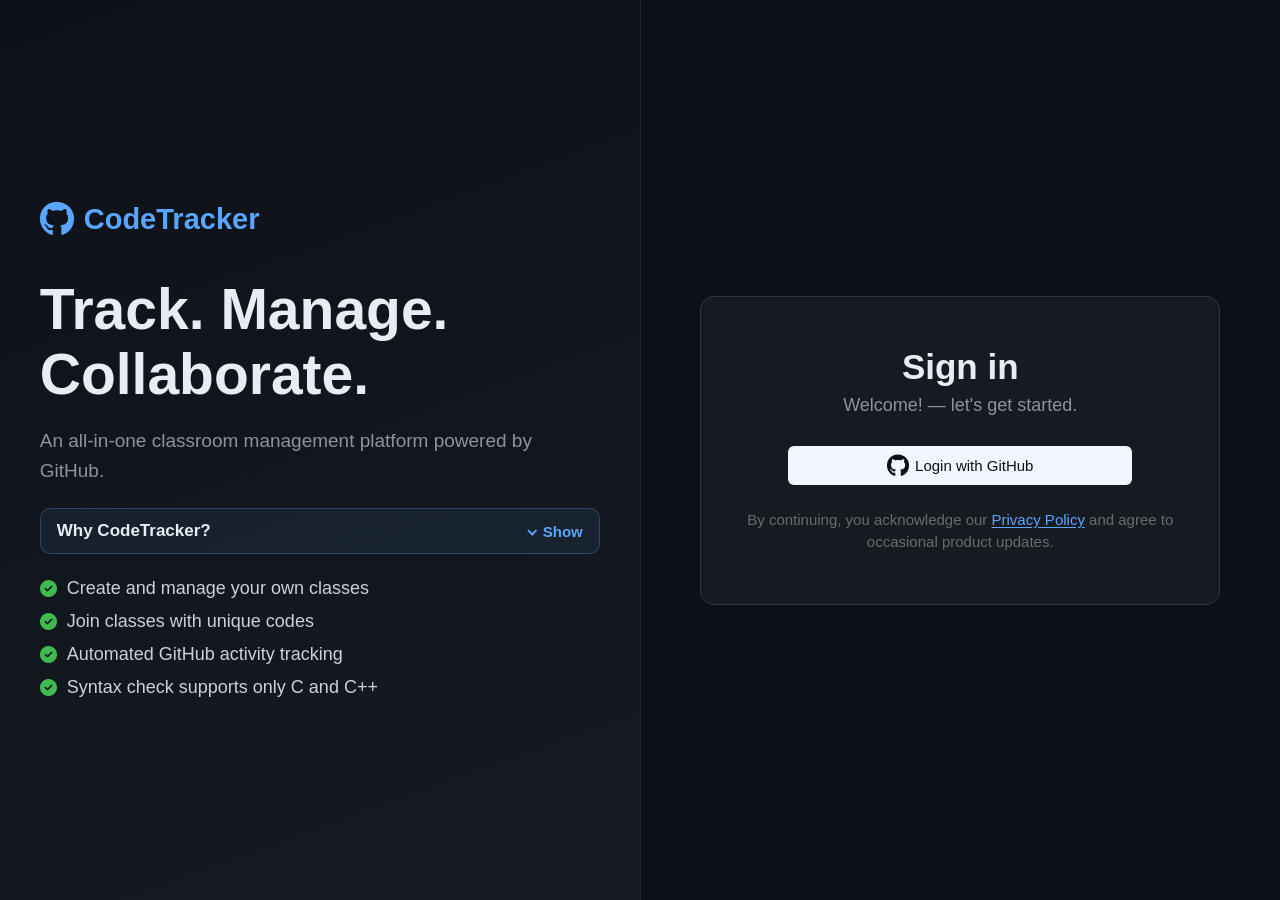
<file: frontend/pages/dashboard.html>
<!DOCTYPE html>
<html lang="en">
<head>
    <meta charset="UTF-8">
    <meta name="viewport" content="width=device-width, initial-scale=1.0">
    <title>Dashboard - CodeTracker</title>
    <link rel="stylesheet" href="https://cdnjs.cloudflare.com/ajax/libs/font-awesome/6.4.0/css/all.min.css">
        <link rel="icon" type="image/png" href="/frontend/asset/git.png">
        <link rel="stylesheet" href="../css/dashboard.css">
</head>
<body>

    <!-- ── Header ─────────────────────────────────────────────────────────── -->
    <header class="dashboard-header">
        <div class="header-left">
            <div class="logo">
                <i class="fa-brands fa-github"></i>
                <span class="logo-text">CodeTracker</span>
            </div>
            <span class="header-divider"></span>
            <span class="header-label" id="welcomeMsg">Dashboard</span>
        </div>

        <div class="header-right">
            <div class="action-buttons">
                <button class="btn btn-compact create-class" id="createClassBtn">
                    <i class="fas fa-plus"></i> <span class="btn-label">New Class</span>
                </button>
                <button class="btn btn-compact join-class" id="joinClassBtn">
                    <i class="fas fa-link"></i> <span class="btn-label">Join</span>
                </button>
            </div>

            <div class="profile">
                <div class="user-info">
                    <strong id="userName">Loading...</strong>
                </div>
                <div class="user-icon" id="userIcon"></div>

                <div class="profile-dropdown" id="profileDropdown">
                    <div class="profile-info">
                        <strong id="fullName"></strong>
                        <small id="username"></small>
                    </div>
                    <button class="dropdown-btn" id="viewProfileBtn">
                        <i class="fas fa-user-pen"></i> My Profile
                    </button>
                    <button class="dropdown-btn" id="logoutBtn">
                        <i class="fas fa-right-from-bracket"></i> Logout
                    </button>
                </div>
            </div>
        </div>
    </header>

    <!-- ── Main ───────────────────────────────────────────────────────────── -->
    <main class="dashboard-main">

        <!-- Tabs -->
        <div class="tabs-container">
            <button class="tab-button active" data-tab="created">
                My Classes <span class="tab-count">0</span>
            </button>
            <button class="tab-button" data-tab="joined">
                Joined <span class="tab-count">0</span>
            </button>
        </div>

        <!-- Classroom Grid -->
        <div class="classroom-grid" id="classroomGrid">
            <p class="loading-message">Loading your classes...</p>
        </div>

    </main>

    <!-- ── Create Class Modal ─────────────────────────────────────────────── -->
    <div class="modal" id="createModal">
        <div class="modal-content">
            <h2>Create New Class</h2>
            <p class="modal-subtitle">Set up your classroom with custom settings</p>

            <div>
                <label for="classNameInput">Class Name *</label>
                <input type="text" id="classNameInput" placeholder="e.g., Computer Science 101" required>
                <span class="field-hint">3–100 characters</span>
            </div>

            <div>
                <label for="classDescInput">Description</label>
                <textarea id="classDescInput" placeholder="Brief description of your class (optional)"></textarea>
                <span class="field-hint">Maximum 500 characters</span>
            </div>

            <div>
                <label for="maxStudentsInput">Maximum Students *</label>
                <input type="number" id="maxStudentsInput" value="100" min="1" max="100" required>
                <span class="field-hint">Between 1 and 100 students</span>
            </div>

            <div>
                <label class="toggle-option" for="passcodeToggle">
                    <div class="toggle-info">
                        <strong>Require Passcode</strong>
                        <small>Students need a passcode to join this class</small>
                    </div>
                    <div class="toggle-switch">
                        <input type="checkbox" id="passcodeToggle">
                        <span class="toggle-slider"></span>
                    </div>
                </label>
                <div id="passcodeSection" style="display:none;">
                    <label for="passcodeInput">Passcode *</label>
                    <input type="text" id="passcodeInput" placeholder="Enter a secure passcode">
                    <span class="field-hint">Minimum 4 characters</span>
                </div>
            </div>

            <div>
                <label class="toggle-option" for="requireApprovalInput">
                    <div class="toggle-info">
                        <strong>Require Approval</strong>
                        <small>Manually approve students before they can join</small>
                    </div>
                    <div class="toggle-switch">
                        <input type="checkbox" id="requireApprovalInput">
                        <span class="toggle-slider"></span>
                    </div>
                </label>
            </div>

            <div class="modal-actions">
                <button class="btn cancel" id="cancelCreate">Cancel</button>
                <button class="btn primary" id="confirmCreate">Create Class</button>
            </div>
        </div>
    </div>

    <!-- ── Join Class Modal ───────────────────────────────────────────────── -->
    <div class="modal" id="joinModal">
        <div class="modal-content">
            <h2>Join a Class</h2>
            <p class="modal-subtitle">Enter the class code provided by your teacher</p>

            <div>
                <label for="classCodeInput">Class Code *</label>
                <input type="text" id="classCodeInput" placeholder="e.g., ABC123XYZ" required>
                <span class="field-hint">Enter the unique class code</span>
            </div>

            <!-- Optional Passcode Section -->
            <div>
                <label class="toggle-option" for="joinPasscodeToggle">
                    <div class="toggle-info">
                        <strong>Class Requires Passcode?</strong>
                        <small>Enable if your teacher provided a passcode</small>
                    </div>
                    <div class="toggle-switch">
                        <input type="checkbox" id="joinPasscodeToggle">
                        <span class="toggle-slider"></span>
                    </div>
                </label>
                <div id="joinPasscodeSection" style="display:none;">
                    <label for="joinPasscodeInput">Passcode</label>
                    <input type="text" id="joinPasscodeInput" placeholder="Enter the class passcode">
                    <span class="field-hint">Leave empty if the class does not require a passcode</span>
                </div>
            </div>

            <div class="modal-actions">
                <button class="btn cancel" id="cancelJoin">Cancel</button>
                <button class="btn primary" id="confirmJoin">Join Class</button>
            </div>
        </div>
    </div>

    <!-- ── Profile Modal (Combined View + Edit) ────────────────────────── -->
    <div class="modal" id="profileModal">
        <div class="modal-content profile-modal-content">
            <div class="profile-modal-header">
                <h2><i class="fas fa-id-card"></i> My Profile</h2>
                <button class="profile-modal-close" id="closeProfileModal">&times;</button>
            </div>

            <div class="profile-modal-body">
                <!-- Left: Profile Picture -->
                <div class="profile-picture-section">
                    <div class="profile-picture-wrapper">
                        <div class="profile-picture-large" id="profilePictureLarge">
                            <span id="profileInitialsLarge"></span>
                        </div>
                        <div class="profile-picture-overlay" id="profilePictureOverlay">
                            <i class="fas fa-camera"></i>
                            <span>Change</span>
                        </div>
                    </div>
                    <input type="file" id="profilePictureInput" accept="image/*" style="display:none;">
                    <div class="profile-picture-actions">
                        <button class="btn-profile-action btn-upload" id="uploadPictureBtn">
                            <i class="fas fa-upload"></i> Upload Photo
                        </button>
                        <button class="btn-profile-action btn-remove" id="removePictureBtn">
                            <i class="fas fa-trash-alt"></i> Remove
                        </button>
                    </div>
                </div>

                <!-- Right: Editable Personal Information -->
                <div class="profile-info-section">
                    <div class="profile-form">
                        <div class="profile-form-row">
                            <div class="profile-form-group">
                                <label for="editFirstNameInput"><i class="fas fa-user"></i> First Name</label>
                                <input type="text" id="editFirstNameInput" placeholder="First name" required>
                            </div>
                            <div class="profile-form-group">
                                <label for="editLastNameInput"><i class="fas fa-user"></i> Last Name</label>
                                <input type="text" id="editLastNameInput" placeholder="Last name" required>
                            </div>
                        </div>
                        <div class="profile-form-row">
                            <div class="profile-form-group">
                                <label for="editPhoneInput"><i class="fas fa-phone"></i> Phone</label>
                                <input type="text" id="editPhoneInput" placeholder="+639171234567" required>
                            </div>
                            <div class="profile-form-group">
                                <label for="editGenderInput"><i class="fas fa-venus-mars"></i> Gender</label>
                                <select id="editGenderInput" required>
                                    <option value="MALE">Male</option>
                                    <option value="FEMALE">Female</option>
                                    <option value="OTHER">Other</option>
                                </select>
                            </div>
                        </div>
                        <div class="profile-form-group">
                            <label for="editBirthdayInput"><i class="fas fa-cake-candles"></i> Birthday</label>
                            <input type="date" id="editBirthdayInput" required>
                        </div>
                        <div class="profile-form-group">
                            <label for="editBioInput"><i class="fas fa-quote-left"></i> Bio</label>
                            <textarea id="editBioInput" placeholder="Tell something about yourself..."></textarea>
                        </div>
                        <div class="profile-form-actions">
                            <button class="btn cancel" id="cancelProfileModal">Cancel</button>
                            <button class="btn primary" id="saveProfileBtn"><i class="fas fa-check"></i> Save Changes</button>
                        </div>
                    </div>
                </div>
            </div>
        </div>
    </div>

    <!-- ── Manage Class Modal ─────────────────────────────────────────────── -->
    <div class="modal" id="manageModal">
        <div class="modal-content manage-modal-content">

            <div class="manage-modal-header">
                <div class="manage-header-title">
                    <i class="fas fa-layer-group"></i>
                    <span id="manageClassName">Classroom</span>
                </div>
                <button class="profile-modal-close" id="closeManageModal">&times;</button>
            </div>

            <div class="manage-modal-body">

                <!-- Stats -->
                <div class="manage-stats-section">
                    <p class="manage-section-label">Overview</p>
                    <div class="manage-stats-grid">
                        <div class="stat-tile">
                            <div class="stat-tile-icon students"><i class="fas fa-users"></i></div>
                            <div class="stat-tile-data">
                                <span class="stat-tile-value" id="statTotalStudents">—</span>
                                <span class="stat-tile-label">Students</span>
                            </div>
                        </div>
                        <div class="stat-tile">
                            <div class="stat-tile-icon activities"><i class="fas fa-list-check"></i></div>
                            <div class="stat-tile-data">
                                <span class="stat-tile-value" id="statTotalActivities">—</span>
                                <span class="stat-tile-label">Total Activities</span>
                            </div>
                        </div>
                        <div class="stat-tile">
                            <div class="stat-tile-icon active"><i class="fas fa-bolt"></i></div>
                            <div class="stat-tile-data">
                                <span class="stat-tile-value" id="statActiveActivities">—</span>
                                <span class="stat-tile-label">Active Activies</span>
                            </div>
                        </div>
                    </div>
                </div>

                <!-- Edit Settings -->
                <div class="manage-edit-section">
                    <p class="manage-section-label"><i class="fas fa-pen-to-square"></i> Class Settings</p>

                    <div>
                        <label for="manageNameInput">Class Name *</label>
                        <input type="text" id="manageNameInput" placeholder="e.g., Computer Science 101">
                    </div>

                    <div>
                        <label for="manageDescInput">Description</label>
                        <textarea id="manageDescInput" placeholder="Brief description (optional)"></textarea>
                    </div>

                    <div>
                        <label for="manageMaxInput">Maximum Students *</label>
                        <input type="number" id="manageMaxInput" min="1" max="100">
                    </div>

                    <div class="manage-form-actions">
                        <button class="btn primary" id="saveManageBtn"><i class="fas fa-check"></i> Save Changes</button>
                    </div>

                    <!-- Status Management -->
                    <div class="manage-status-section">
                        <div class="manage-status-header">
                            <p class="manage-section-label"><i class="fas fa-sliders-h"></i> Classroom Status</p>
                            <span class="manage-current-status" id="manageCurrentStatusBadge">Unknown</span>
                        </div>
                        <div class="status-management-row">
                            <div class="status-action-copy">
                                <strong>Close classroom</strong>
                                <small>This action is irreversible and should be used only after the class is finished.</small>
                            </div>
                            <button class="btn btn-status-update" id="updateStatusBtn"><i class="fas fa-lock"></i> Close Classroom</button>
                        </div>
                        <div class="manage-status-close-warning" id="manageCloseStatusWarning">
                            <i class="fas fa-triangle-exclamation"></i>
                            Once closed, this classroom cannot be reopened from the dashboard.
                        </div>
                    </div>
                </div>

                <!-- Danger Zone -->
                <div class="manage-danger-zone">
                    <p class="manage-section-label manage-danger-label"><i class="fas fa-triangle-exclamation"></i> Danger Zone</p>
                    <div class="danger-zone-row">
                        <div class="danger-zone-info">
                            <strong>Delete this classroom</strong>
                            <small>Irreversible. All students and activity data will be permanently removed.</small>
                        </div>
                        <button class="btn btn-danger" id="deleteClassBtn">
                            <i class="fas fa-trash-alt"></i> Delete
                        </button>
                    </div>

                    <!-- Typed confirmation (hidden until Delete is clicked) -->
                    <div class="delete-confirm-box" id="deleteConfirmBox">
                        <p class="delete-confirm-prompt">Type <strong id="deleteConfirmTarget"></strong> to confirm deletion:</p>
                        <input type="text" id="deleteConfirmInput" placeholder="Type classroom name here" autocomplete="off">
                        <div class="delete-confirm-actions">
                            <button class="btn cancel" id="cancelDeleteBtn">Cancel</button>
                            <button class="btn btn-danger" id="confirmDeleteBtn" disabled>
                                <i class="fas fa-trash-alt"></i> Yes, delete permanently
                            </button>
                        </div>
                    </div>
                </div>

            </div>
        </div>
    </div>

    <script src="../script/api-client.js"></script>
    <script src="../script/dashboard.js"></script>
</body>
</html>
</file>
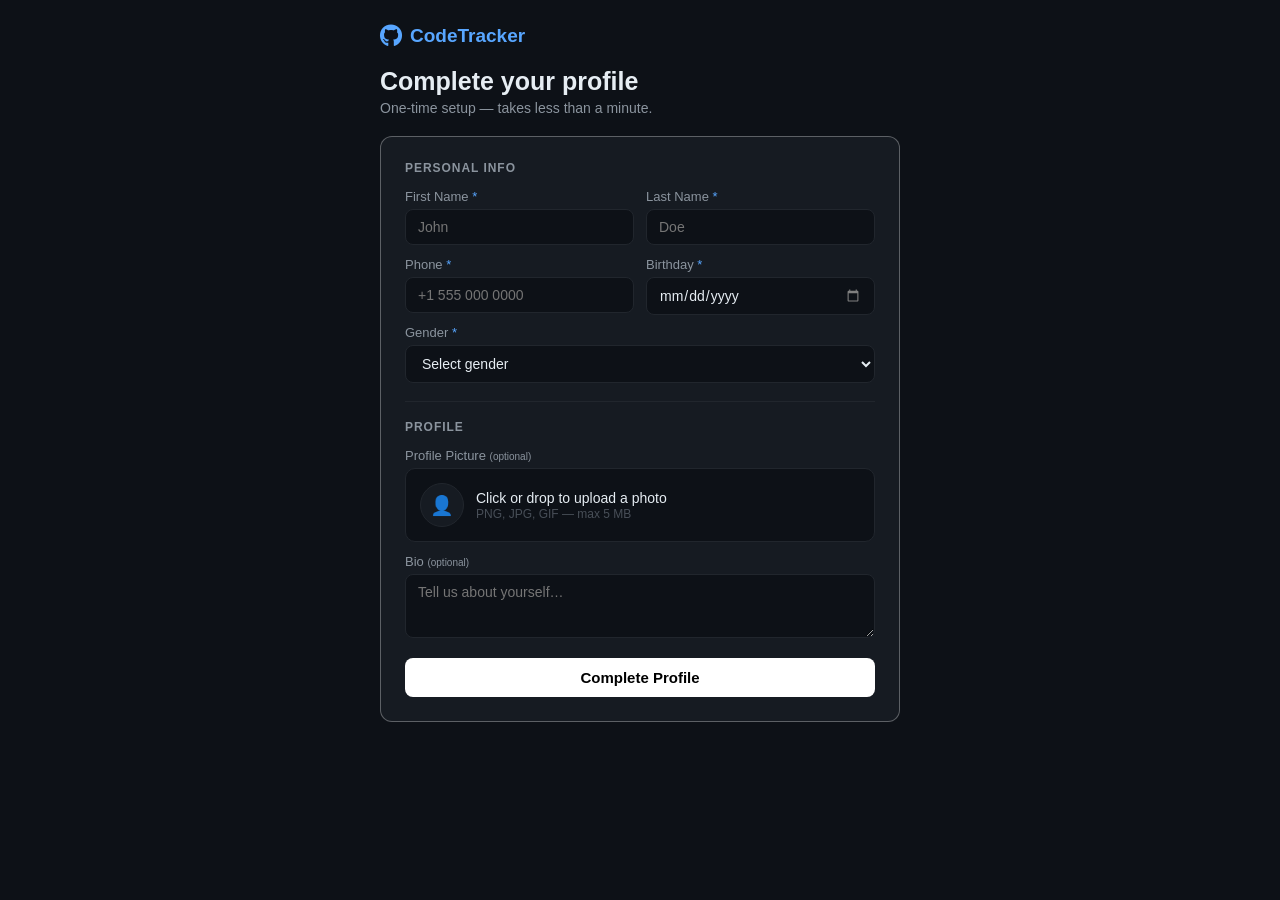
<file: frontend/pages/onboarding.html>
<!doctype html>
<html lang="en">
  <head>
    <meta charset="UTF-8" />
    <meta name="viewport" content="width=device-width, initial-scale=1.0" />
    <title>Complete Your Profile — CodeTracker</title>
    <link rel="icon" type="image/png" href="/frontend/asset/git.png">
    <link rel="stylesheet" href="../css/onboarding.css">
    <link rel="stylesheet" href="https://cdnjs.cloudflare.com/ajax/libs/font-awesome/6.5.0/css/all.min.css">
  </head>
  <body>
    <div class="wrapper">
      <div class="brand">
        <i class="fab fa-github"></i>
        <span class="brand-name">CodeTracker</span>
      </div>

      <h1 class="page-title">Complete your profile</h1>
      <p class="page-sub">One-time setup — takes less than a minute.</p>

      <div class="alert" id="alert"></div>

      <div class="card">
        <form id="regForm" novalidate>
          <!-- Personal -->
          <div class="section">
            <div class="section-label">Personal info</div>

            <div class="grid-2">
              <div class="fg">
                <label>First Name <span class="req">*</span></label>
                <input type="text" id="firstName" placeholder="John" />
                <span class="err-text" id="firstNameErr">Required</span>
              </div>
              <div class="fg">
                <label>Last Name <span class="req">*</span></label>
                <input type="text" id="lastName" placeholder="Doe" />
                <span class="err-text" id="lastNameErr">Required</span>
              </div>
            </div>

            <div class="grid-2">
              <div class="fg">
                <label>Phone <span class="req">*</span></label>
                <input
                  type="tel"
                  id="phoneNumber"
                  placeholder="+1 555 000 0000"
                />
                <span class="err-text" id="phoneNumberErr">Required</span>
              </div>
              <div class="fg">
                <label>Birthday <span class="req">*</span></label>
                <input type="date" id="birthday" />
                <span class="err-text" id="birthdayErr">Required</span>
              </div>
            </div>

            <div class="fg">
              <label>Gender <span class="req">*</span></label>
              <select id="gender">
                <option value="">Select gender</option>
                <option value="MALE">Male</option>
                <option value="FEMALE">Female</option>
                <option value="OTHER">Other</option>
                <option value="PREFER_NOT_TO_SAY">Prefer not to say</option>
              </select>
              <span class="err-text" id="genderErr">Required</span>
            </div>
          </div>

          <div class="divider"></div>

          <!-- Profile -->
          <div class="section">
            <div class="section-label">Profile</div>

            <div class="fg">
              <label>Profile Picture <span style="color: var(--muted); font-size: 10px">(optional)</span></label>
              <div class="upload-zone" id="uploadZone">
                <input type="file" id="profileFile" accept="image/*" />
                <div class="avatar" id="avatar">👤</div>
                <div class="upload-info">
                  <div class="upload-title" id="uploadTitle">
                    Click or drop to upload a photo
                  </div>
                  <div class="upload-hint" id="uploadHint">
                    PNG, JPG, GIF — max 5 MB
                  </div>
                  <div class="upload-fname" id="uploadFname"></div>
                </div>
              </div>
              <span class="err-text" id="profileFileErr"
                >Profile picture is required</span
              >
            </div>

            <div class="fg">
              <label
                >Bio
                <span style="color: var(--muted); font-size: 10px"
                  >(optional)</span
                ></label
              >
              <textarea
                id="bio"
                placeholder="Tell us about yourself…"
              ></textarea>
              <span class="err-text" id="bioErr"></span>
            </div>
          </div>

          <button type="submit" class="btn" id="submitBtn">
            <span class="spinner" id="spinner"></span>
            Complete Profile
          </button>
        </form>
      </div>
    </div>

    <script src="../script/api-client.js"></script>
    <script src="../script/onboarding.js"></script>
  </body>
</html>
</file>
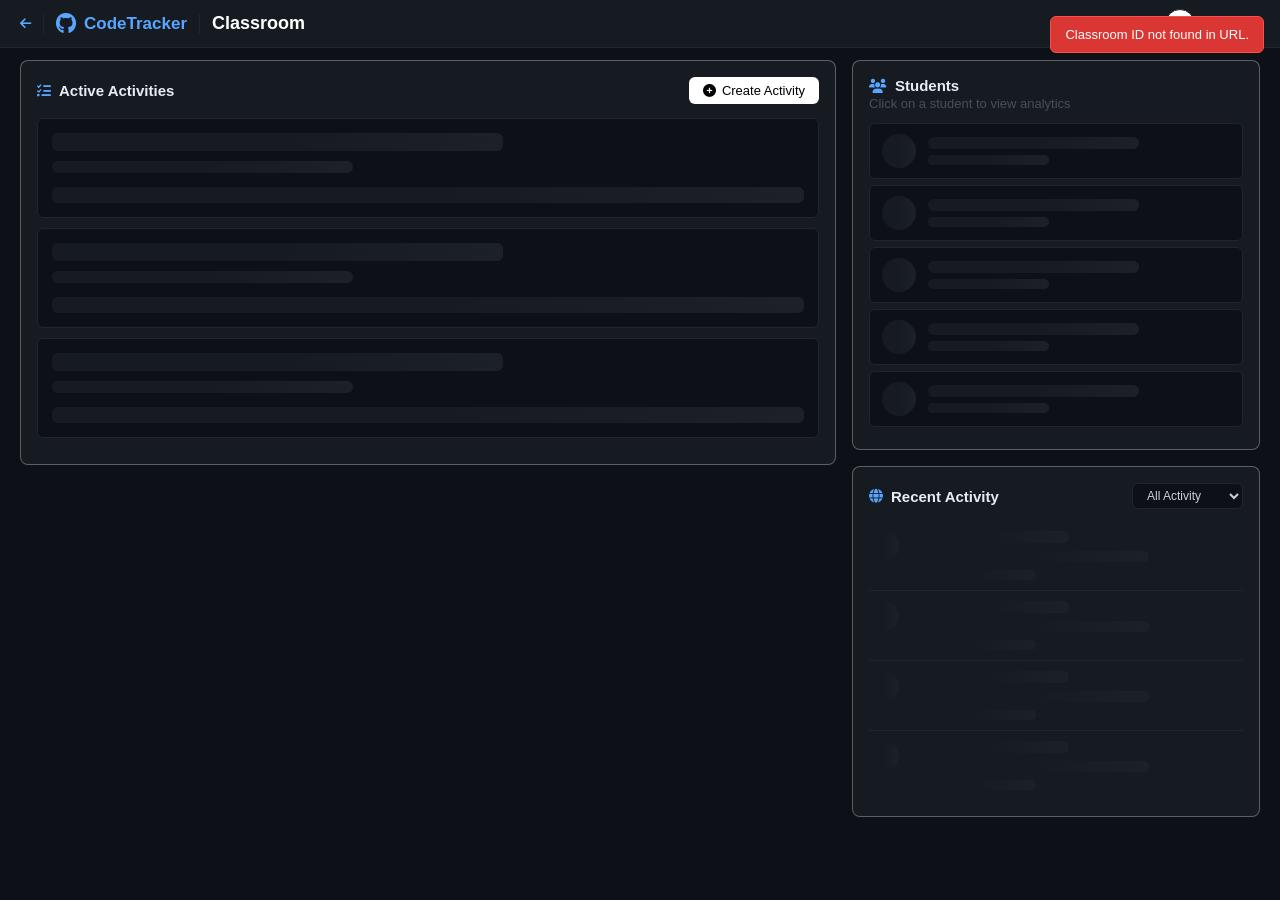
<file: frontend/pages/profclass.html>
<!DOCTYPE html>
<html lang="en">
<head>
    <meta charset="UTF-8">
    <meta name="viewport" content="width=device-width, initial-scale=1.0">
    <title>CodeTracker - Professor Dashboard</title>
    <link rel="stylesheet" href="https://cdnjs.cloudflare.com/ajax/libs/font-awesome/6.4.0/css/all.min.css">
    <link rel="icon" type="image/png" href="../asset/git.png">
    <link rel="stylesheet" href="../css/profclass.css">
</head>
<body>

    <!-- Header -->
    <header class="header">
        <div class="header-left">
            <a href="/frontend/pages/dashboard.html" class="back-btn" id="backToDashboardBtn" title="Back to Dashboard">
                <i class="fas fa-arrow-left"></i>
            </a>
            <span class="header-divider"></span>
            <div class="logo">
                <i class="fa-brands fa-github"></i>
                <span class="logo-text">CodeTracker</span>
            </div>
            <span class="header-divider"></span>
            <span class="header-label">Classroom</span>
        </div>
        <div class="header-right">
            <div class="professor-avatar" id="professorAvatar"></div>
            <span class="professor-name" id="professorName">Loading...</span>
        </div>
    </header>

    <!-- Main Layout -->
    <div class="main-layout">
        <!-- Left Column -->
        <div class="left-column">
            <!-- Active Assignments -->
            <div class="section">
                <div class="section-header">
                    <h2 class="section-title">
                        <i class="fas fa-tasks"></i>
                        Active Activities
                    </h2>
                    <button class="create-activity-btn" id="createActivityBtn">
                        <i class="fas fa-plus-circle"></i>
                        Create Activity
                    </button>
                </div>
                
                <div id="assignmentsList">
                    <div class="empty-state">
                        <i class="fas fa-inbox"></i>
                        <p>No activities yet. Create your first one!</p>
                    </div>
                </div>
            </div>
        </div>

        <!-- Right Column -->
        <div class="right-column">
            <!-- Students Section -->
            <div class="students-section">
                <div class="students-header">
                    <h2 class="students-title">
                        <i class="fas fa-users"></i>
                        Students
                    </h2>
                    <p class="students-subtitle">Click on a student to view analytics</p>
                </div>
                <div id="studentsList">
                    <div class="empty-state">
                        <i class="fas fa-users"></i>
                        <p>No students enrolled yet</p>
                    </div>
                </div>
            </div>

            <!-- All Class Activity -->
            <div class="activity-section">
                <div class="activity-header">
                    <h2 class="activity-title">
                        <i class="fas fa-globe"></i>
                        Recent Activity
                    </h2>
                    <select class="filter-select" id="activityFilter">
                        <option value="all">All Activity</option>
                        <option value="activities">Activities</option>
                        <option value="submissions">Submissions</option>
                    </select>
                </div>
                
                <div class="activity-list" id="activityList">
                    <div class="empty-state">
                        <i class="fas fa-history"></i>
                        <p>No activity yet</p>
                    </div>
                </div>
            </div>
        </div>
    </div>

    <!-- Edit Activity Modal -->
    <div class="modal" id="editActivityModal">
        <div class="modal-content">
            <div class="modal-header">
                <h2>
                    <i class="fas fa-edit"></i>
                    Edit Activity
                </h2>
                <button class="close-btn" id="closeEditModalBtn">&times;</button>
            </div>
            <div class="modal-body">
                <form id="editActivityForm">
                    <input type="hidden" id="editActivityId">
                    <div class="form-group">
                        <label for="editActivityTitle">
                            <i class="fas fa-heading"></i>
                            Activity Title
                        </label>
                        <input type="text" id="editActivityTitle" placeholder="e.g., System 2 - API Development" required>
                    </div>
                    
                    <div class="form-group">
                        <label for="editActivityDescription">
                            <i class="fas fa-align-left"></i>
                            Description
                        </label>
                        <textarea id="editActivityDescription" placeholder="Describe the activity requirements..."></textarea>
                    </div>
                    
                    <div class="form-row">
                        <div class="form-group">
                            <label for="editDueDate">
                                <i class="fas fa-calendar-alt"></i>
                                Due Date
                            </label>
                            <input type="date" id="editDueDate">
                        </div>
                        
                        <div class="form-group">
                            <label for="editMaxScore">
                                <i class="fas fa-star"></i>
                                Max Score
                            </label>
                            <input type="number" id="editMaxScore" min="0" max="1000" value="100">
                        </div>
                    </div>
                    
                    <div class="form-group">
                        <label for="editActivityStatus">
                            <i class="fas fa-sliders-h"></i>
                            Status
                        </label>
                        <select id="editActivityStatus" required>
                            <option value="DRAFT">Draft</option>
                            <option value="PUBLISHED">Published</option>
                            <option value="CLOSED">Closed</option>
                            <option value="ARCHIVED">Archived</option>
                        </select>
                    </div>
                </form>
            </div>
            <div class="modal-footer">
                <button class="btn btn-secondary" id="cancelEditBtn">Cancel</button>
                <button class="btn btn-primary" id="saveEditActivityBtn">
                    <i class="fas fa-save"></i>
                    Save Changes
                </button>
            </div>
        </div>
    </div>

    <!-- Create Activity Modal -->
    <div class="modal" id="createActivityModal">
        <div class="modal-content">
            <div class="modal-header">
                <h2>
                    <i class="fas fa-plus-circle"></i>
                    Create New Activity
                </h2>
                <button class="close-btn" id="closeModalBtn">&times;</button>
            </div>
            <div class="modal-body">
                <form id="createActivityForm">
                    <div class="form-group">
                        <label for="activityTitle">
                            <i class="fas fa-heading"></i>
                            Activity Title
                        </label>
                        <input type="text" id="activityTitle" placeholder="e.g., System 2 - API Development" required>
                    </div>
                    
                    <div class="form-group">
                        <label for="activityDescription">
                            <i class="fas fa-align-left"></i>
                            Description
                        </label>
                        <textarea id="activityDescription" placeholder="Describe the activity requirements..."></textarea>
                    </div>
                    
                    <div class="form-row">
                        <div class="form-group">
                            <label for="dueDate">
                                <i class="fas fa-calendar-alt"></i>
                                Due Date
                            </label>
                            <input type="date" id="dueDate">
                        </div>
                        
                        <div class="form-group">
                            <label for="maxScore">
                                <i class="fas fa-star"></i>
                                Max Score
                            </label>
                            <input type="number" id="maxScore" min="0" max="1000" value="100">
                        </div>
                    </div>
                    
                    <div class="form-group">
                        <label for="activityStatus">
                            <i class="fas fa-sliders-h"></i>
                            Status
                        </label>
                        <select id="activityStatus" required>
                            <option value="DRAFT">Draft</option>
                            <option value="PUBLISHED">Published</option>
                            <option value="ARCHIVED">Archived</option>
                        </select>
                    </div>
                </form>
            </div>
            <div class="modal-footer">
                <button class="btn btn-secondary" id="cancelBtn">Cancel</button>
                <button class="btn btn-primary" id="saveActivityBtn">
                    <i class="fas fa-save"></i>
                    Create Activity
                </button>
            </div>
        </div>
    </div>

    <script src="../script/api-client.js"></script>
    <script src="../script/profclass.js"></script>
</body>
</html>
</file>
<file: frontend/css/style.css>
* {
    max-width: 100%;
}

html {
    overflow-x: hidden;
}
/* ── Reset & Base ────────────────────────────────────────────────── */
*, *::before, *::after { box-sizing: border-box; margin: 0; padding: 0; }

/* Disable drag/highlight text selection across the app */
* {
  -webkit-user-select: none;
  user-select: none;
}

input, textarea, select, [contenteditable="true"] {
  -webkit-user-select: text;
  user-select: text;
}

body {
  font-family: -apple-system, BlinkMacSystemFont, 'Segoe UI', Roboto, Oxygen, Ubuntu, Cantarell, sans-serif;
  background: #0d1117;
  color: #c9d1d9;
  min-height: 100vh;
  font-size: 18px;
  min-width: 320px;
  /* ✅ Stop random horizontal scroll on all devices */
  overflow-x: hidden;
}

/* ── Page layout — two-panel split ───────────────────────────────── */
.login-page {
  display: flex;
  min-height: 100vh;
}

/* ── Left brand panel ────────────────────────────────────────────── */
.brand-panel {
  flex: 1;
  background: linear-gradient(160deg, #0d1117 0%, #161b22 100%);
  display: flex;
  align-items: center;
  justify-content: center;
  padding: 64px 56px;
  border-right: 1px solid #21262d;
}

.brand-inner { max-width: 560px; }

.brand-logo {
  display: flex;
  align-items: center;
  gap: 10px;
  font-size: 29px;
  font-weight: 700;
  color: #58a6ff;
  margin-bottom: 40px;
}

.brand-logo i { font-size: 35px; }

.brand-heading {
  font-size: 57px;
  font-weight: 800;
  line-height: 1.15;
  color: #e6edf3;
  margin-bottom: 18px;
}

.brand-sub {
  font-size: 19px;
  color: #8b949e;
  line-height: 1.6;
  margin-bottom: 22px;
}

.platform-note {
  background: rgba(88, 166, 255, 0.08);
  border: 1px solid rgba(88, 166, 255, 0.28);
  border-radius: 10px;
  padding: 0;
  margin-bottom: 24px;
  overflow: hidden;
}

.note-toggle {
  appearance: none;
  width: 100%;
  background: transparent;
  border: 0;
  list-style: none;
  cursor: pointer;
  display: flex;
  align-items: center;
  justify-content: space-between;
  gap: 12px;
  padding: 12px 16px;
  user-select: none;
  text-align: left;
}

.note-toggle:hover {
  background: rgba(88, 166, 255, 0.06);
}

.note-toggle:focus-visible {
  outline: 2px solid #58a6ff;
  outline-offset: -2px;
}

.note-title {
  font-size: 17px;
  font-weight: 600;
  color: #e6edf3;
}

.note-state::after {
  content: "Show";
  font-size: 15px;
  font-weight: 600;
  color: #58a6ff;
}

.note-state {
  display: inline-flex;
  align-items: center;
  gap: 8px;
}

.note-state::before {
  content: "";
  width: 7px;
  height: 7px;
  border-right: 2px solid #58a6ff;
  border-bottom: 2px solid #58a6ff;
  transform: rotate(45deg) translateY(-1px);
  transition: transform 0.28s ease;
}

.platform-note[data-expanded="true"] .note-state::after {
  content: "Hide";
}

.platform-note[data-expanded="true"] .note-state::before {
  transform: rotate(225deg) translateY(-1px);
}

.note-body {
  max-height: 0;
  overflow: hidden;
  transition: max-height 0.28s ease;
}

.note-body-inner {
  overflow: hidden;
  padding: 0 16px 0;
  border-top: 1px solid rgba(88, 166, 255, 0.2);
  opacity: 0;
  transform: translateY(-4px);
  transition: opacity 0.2s ease, transform 0.28s ease, padding 0.28s ease;
}

.platform-note[data-expanded="true"] .note-body-inner {
  opacity: 1;
  transform: translateY(0);
  padding: 0 16px 14px;
}

.note-body-inner p {
  font-size: 19px;
  line-height: 1.65;
  color: #c9d1d9;
}

.note-body-inner p + p {
  margin-top: 10px;
}

.feature-list {
  list-style: none;
  display: flex;
  flex-direction: column;
  gap: 12px;
}

.feature-list li {
  display: flex;
  align-items: center;
  gap: 10px;
  font-size: 18px;
  color: #c9d1d9;
}

.feature-list i { color: #3fb950; font-size: 17px; flex-shrink: 0; }

/* ── Right login panel ───────────────────────────────────────────── */
.login-container {
  flex: 1;
  display: flex;
  align-items: center;
  justify-content: center;
  padding: 64px 40px;
}

.login-box {
  width: 100%;
  max-width: 520px;
  background: #161b22;
  border: 1px solid #30363d;
  border-radius: 14px;
  padding: 50px 44px;
  text-align: center;
}

.login-box h2 {
  font-size: 35px;
  font-weight: 700;
  color: #e6edf3;
  margin-bottom: 8px;
}

.login-sub {
  font-size: 18px;
  color: #8b949e;
  margin-bottom: 30px;
}

/* ── Buttons ─────────────────────────────────────────────────────── */
.github-btn {
  display: flex;
  align-items: center;
  justify-content: center;

  margin: 0 auto;   /* 👈 THIS centers the button */

  gap: 6px;
  width: 80%;
  padding: 8px 12px;
  background: #f0f6fc;
  color: #0d1117;
  border: none;
  border-radius: 6px;
  font-size: 15px;
  font-weight: 500;
  cursor: pointer;
  transition: background 0.2s;
}
.github-btn i { font-size: 23px; }
.github-btn:hover { background: #d1d9e0; }

.below {
  margin-top: 24px;
  font-size: 15px;
  color: #b5b1b187;
  line-height: 1.5;
}

.policy-link {
  color: #58a6ff;
  text-decoration: underline;
  text-underline-offset: 2px;
}

.policy-link:hover {
  color: #79c0ff;
}

.policy-link:focus-visible {
  outline: 2px solid #58a6ff;
  outline-offset: 2px;
  border-radius: 2px;
}

/* ── Responsive ──────────────────────────────────────────────────── */

/* Tablet — stack panels */
/* ── Responsive ──────────────────────────────────────────────────── */

/* ✅ Large tablets / half screen desktop window */
@media (max-width: 1100px) {
    .brand-panel {
        padding: 48px 36px;
    }

    .brand-heading {
        font-size: 47px;
    }

    .login-box {
        padding: 42px 36px;
    }
}

/* ✅ Tablets / small laptops */
@media (max-width: 900px) {
  .login-page { flex-direction: column; }

  .brand-panel {
    border-right: none;
    border-bottom: 1px solid #21262d;
    padding: 42px 28px;
    flex: unset;
    min-height: auto;
  }

  .brand-inner { max-width: 100%; text-align: center; }

  .brand-logo {
    justify-content: center;
    margin-bottom: 28px;
  }

  .brand-heading { font-size: 39px; }

  .brand-sub { font-size: 17px; }

  .feature-list { align-items: center; }

  .platform-note {
    text-align: left;
    margin-left: auto;
    margin-right: auto;
    max-width: 620px;
  }

  .login-container {
    padding: 42px 28px;
    flex: unset;
    min-height: auto;
  }

  .login-box {
    max-width: 520px;
    padding: 40px 32px;
  }

  .login-box h2 { font-size: 29px; }

  .login-sub { font-size: 17px; }
}

/* ✅ Large phones */
@media (max-width: 620px) {
    .brand-heading { font-size: 33px; }

    .brand-sub { font-size: 16px; }

    .note-body-inner p {
        font-size: 16px;
    }

    .login-box {
        padding: 36px 28px;
    }

    .github-btn {
        width: 100%;
    }
}

/* ✅ Small phones */
@media (max-width: 480px) {
  .brand-panel { padding: 24px 16px; }

  .brand-logo {
    font-size: 23px;
    gap: 8px;
    margin-bottom: 22px;
  }
  .brand-logo i { font-size: 27px; }

  .brand-heading { font-size: 29px; }
  .brand-sub { font-size: 15px; }

  .feature-list li {
    font-size: 16px;
  }

  .note-title { font-size: 15px; }
  .note-body-inner p { font-size: 15px; }

  .login-container { padding: 32px 16px; }

  .login-box {
    padding: 30px 20px;
    border-radius: 12px;
  }

  .login-box h2 { font-size: 25px; }
  .login-sub { font-size: 15px; }

  .github-btn {
      width: 100%;
      font-size: 15px;
      padding: 12px 14px;
      min-height: 48px;
  }

  .below {
      font-size: 14px;
  }
}

/* ✅ Extra large desktop screens */
@media (min-width: 1600px) {
    .brand-inner {
        max-width: 640px;
    }

    .brand-heading {
        font-size: 63px;
    }
}

/* Fix ugly glitch when resizing window with note open */
@media (resize) {
    .note-body {
        transition: none;
    }
}

/* Fix stupid Safari auto-zoom on tap */
@media (pointer: coarse) {
    .github-btn {
        font-size: 17px;
    }

    * {
        touch-action: manipulation;
    }
}

/* Safe area support for modern iPhones / Android with notches */
@supports (padding: max(0px)) {
    .brand-panel {
        padding-left: max(28px, env(safe-area-inset-left));
        padding-right: max(28px, env(safe-area-inset-right));
    }
    .login-container {
        padding-left: max(28px, env(safe-area-inset-left));
        padding-right: max(28px, env(safe-area-inset-right));
    }
}
</file>
<file: frontend/css/dashboard.css>
/* Global responsive fixes */
* {
    max-width: 100%;
    min-width: 0;
}

html {
    overflow-x: hidden;
    scroll-behavior: smooth;
}
    
    /* ── Reset ────────────────────────────────────────────────────── */
    *, *::before, *::after { margin: 0; padding: 0; box-sizing: border-box; }

    /* Disable drag/highlight text selection across the app */
    * {
        -webkit-user-select: none;
        user-select: none;
    }

    input, textarea, select, [contenteditable="true"] {
        -webkit-user-select: text;
        user-select: text;
    }

    body {
        font-family: -apple-system, BlinkMacSystemFont, 'Segoe UI', Roboto, Oxygen, Ubuntu, Cantarell, sans-serif;
        background: #0d1117;
        color: #c9d1d9;
        min-height: 100vh;
        min-width: 320px;
    }

    ::-webkit-scrollbar       { width: 5px; height: 5px; }
    ::-webkit-scrollbar-track { background: transparent; }
    ::-webkit-scrollbar-thumb { background: #30363d; border-radius: 3px; }

    /* ── Header ───────────────────────────────────────────────────── */
    .dashboard-header {
        background: #161b22;
        padding: 0 20px;
        height: 48px;
        display: flex;
        justify-content: space-between;
        align-items: center;
        border-bottom: 1px solid #21262d;
        position: sticky;
        top: 0;
        z-index: 100;
    }

    .header-left {
        display: flex;
        align-items: center;
        gap: 12px;
    }

    .logo {
        display: flex;
        align-items: center;
        gap: 8px;
        font-size: 17px;
        font-weight: 700;
        color: #58a6ff;
    }
    .logo i { font-size: 21px; }

    .logo-text { line-height: 1; }

    .header-divider {
        width: 1px;
        height: 20px;
        background: #21262d;
    }

    .header-label {
        font-size: 18px;
        color: white;
        font-weight: bold;
    }

    .header-right {
        display: flex;
        align-items: center;
        gap: 14px;
    }

    .action-buttons {
        display: flex;
        gap: 6px;
        align-items: center;
    }

    /* ── Buttons ──────────────────────────────────────────────────── */
    .btn {
        padding: 6px 14px;
        border-radius: 6px;
        border: none;
        cursor: pointer;
        font-size: 13px;
        font-weight: 500;
        transition: background 0.15s ease, transform 0.15s ease, box-shadow 0.15s ease;
        display: inline-flex;
        align-items: center;
        gap: 5px;
        white-space: nowrap;
    }

    .btn.create-class       { background: white; color: black; }
    .btn.create-class:hover { background: rgb(224, 223, 223); transform: translateY(-1px); box-shadow: 0 2px 8px rgba(0,0,0,0.2); }
    .btn.class-search-trigger {
        width: 33px;
        height: 33px;
        padding: 0;
        justify-content: center;
        background: rgba(33, 38, 45, 0.78);
        color: #c9d1d9;
        border: 1px solid #30363d;
        backdrop-filter: blur(12px);
    }
    .btn.class-search-trigger:hover,
    .btn.class-search-trigger[aria-expanded="true"] {
        color: #58a6ff;
        background: rgba(48, 54, 61, 0.82);
        border-color: rgba(88, 166, 255, 0.5);
        transform: translateY(-1px);
        box-shadow: 0 6px 18px rgba(0,0,0,0.24);
    }
    .btn.join-class         { background: #21262d; color: #c9d1d9; border: 1px solid #30363d; }
    .btn.join-class:hover   { background: #30363d; transform: translateY(-1px); box-shadow: 0 2px 8px rgba(0,0,0,0.2); }

    .class-search-wrap {
        position: relative;
        display: inline-flex;
        align-items: center;
    }

    .class-search-popover {
        position: fixed;
        top: 50%;
        left: 50%;
        width: clamp(360px, 50vw, 760px);
        display: none;
        padding: 11px;
        border: 1px solid rgba(88, 166, 255, 0.28);
        border-radius: 11px;
        background: rgba(13, 17, 23, 0.76);
        box-shadow: 0 18px 42px rgba(0,0,0,0.48);
        backdrop-filter: blur(18px);
        transform: translate(-50%, -50%);
        z-index: 500;
    }

    .class-search-popover.show {
        display: block;
        animation: classSearchIn 0.16s ease-out;
    }

    @keyframes classSearchIn {
        from { opacity: 0; transform: translate(-50%, calc(-50% - 6px)); }
        to { opacity: 1; transform: translate(-50%, -50%); }
    }

    .class-search-input-row {
        display: flex;
        align-items: center;
        gap: 9px;
        height: 39px;
        padding: 0 11px;
        border: 1px solid rgba(88, 166, 255, 0.28);
        border-radius: 9px;
        background: rgba(22, 27, 34, 0.54);
    }

    .class-search-input-row i {
        color: #58a6ff;
        font-size: 14px;
        flex-shrink: 0;
    }

    .class-search-input-row input {
        width: 100%;
        border: 0;
        outline: none;
        background: transparent;
        color: #e6edf3;
        font-size: 15px;
        font-family: inherit;
    }

    .class-search-input-row input::placeholder {
        color: #8b949e;
    }

    .class-search-results {
        display: flex;
        flex-direction: column;
        gap: 7px;
        max-height: 42vh;
        overflow-y: auto;
        margin-top: 9px;
    }

    .class-search-result {
        width: 100%;
        min-height: 59px;
        display: flex;
        align-items: center;
        justify-content: space-between;
        gap: 11px;
        padding: 10px 11px;
        border: 1px solid rgba(48, 54, 61, 0.86);
        border-radius: 9px;
        background: rgba(22, 27, 34, 0.72);
        color: #c9d1d9;
        cursor: pointer;
        text-align: left;
        transition: background 0.15s ease, border-color 0.15s ease;
    }

    .class-search-result:hover,
    .class-search-result:focus-visible {
        outline: none;
        background: rgba(88, 166, 255, 0.1);
        border-color: rgba(88, 166, 255, 0.44);
    }

    .class-search-result-main {
        min-width: 0;
        display: flex;
        flex-direction: column;
        gap: 2px;
    }

    .class-search-result-main strong {
        color: #e6edf3;
        font-size: 15px;
        font-weight: 700;
        overflow: hidden;
        text-overflow: ellipsis;
        white-space: nowrap;
    }

    .class-search-result-main small {
        color: #8b949e;
        font-size: 13px;
        line-height: 1.35;
        overflow: hidden;
        text-overflow: ellipsis;
        white-space: nowrap;
    }

    .class-search-role {
        flex-shrink: 0;
        border-radius: 999px;
        padding: 4px 9px;
        font-size: 12px;
        font-weight: 700;
        border: 1px solid transparent;
    }

    .class-search-role.owner {
        color: #8ec5ff;
        background: rgba(88, 166, 255, 0.14);
        border-color: rgba(88, 166, 255, 0.3);
    }

    .class-search-role.member {
        color: #8ee6ab;
        background: rgba(46, 160, 67, 0.14);
        border-color: rgba(46, 160, 67, 0.3);
    }

    .class-search-empty {
        padding: 23px 11px;
        color: #8b949e;
        text-align: center;
        font-size: 14px;
    }

    .btn-primary            { background: white; color: black; flex: 1;transition: all 0.2s ease; }
    .btn-primary:hover      { background: rgb(224, 223, 223); }
    .btn-secondary          { background: #21262d; color: #c9d1d9; border: 1px solid #30363d; flex: 1;transition: all 0.2s ease; }
    .btn-secondary:hover    { background: #30363d; border-color: #484f58; }
    .btn.leave-room          { background: rgba(220, 53, 69, 0.1); color: #dc3545; border: 1px solid #dc3545; flex: 1; transition: all 0.2s ease; }
    .btn.leave-room:hover    { background: #dc3545; border-color: #dc3545; color: #fff;  }

    

    .btn.cancel             { background: transparent; color: #8b949e; border: 1px solid #30363d; }
    .btn.cancel:hover       { color: #f85149;
        background: rgba(248,81,73,0.1); }
    .btn.primary            { background: white; color: black; }
    .btn.primary:hover      { background: rgb(224, 223, 223); }
    .btn.primary:disabled   { background: #21262d; color: #484f58; cursor: not-allowed; }

    /* ── Profile area ─────────────────────────────────────────────── */
    .profile {
        display: flex;
        align-items: center;
        gap: 8px;
        position: relative;
    }

    .user-info { display: flex; align-items: center; }
    .user-info strong { font-size: 13px; color: #8b949e; font-weight: 500; }

    .user-icon {
        width: 30px; height: 30px; min-width: 30px;
        border-radius: 50%;
        background: white;
        display: flex; align-items: center; justify-content: center;
        font-weight: 600; font-size: 12px; color: black;
        cursor: pointer;
        transition: opacity 0.15s;
        overflow: hidden;
    }
    .user-icon img { width: 100%; height: 100%; object-fit: cover; border-radius: 50%; }
    .user-icon:hover { opacity: 0.85; }

    /* ── Dropdown ─────────────────────────────────────────────────── */
    .profile-dropdown {
        position: absolute;
        top: 40px; right: 0;
        background: #161b22;
        border: 1px solid #30363d;
        border-radius: 8px;
        padding: 6px;
        min-width: 180px;
        display: none;
        box-shadow: 0 8px 24px rgba(0,0,0,0.5);
        z-index: 200;
    }
    .profile-dropdown.show { display: block; }

    .profile-info {
        padding: 8px 10px;
        border-bottom: 1px solid #21262d;
        margin-bottom: 4px;
    }
    .profile-info strong { display: block; color: #c9d1d9; font-size: 13px; margin-bottom: 1px; }
    .profile-info small  { color: #8b949e; font-size: 12px; }

    .dropdown-btn {
        width: 100%;
        padding: 7px 10px;
        background: transparent;
        border: none;
        color: #c9d1d9;
        text-align: left;
        cursor: pointer;
        border-radius: 5px;
        font-size: 13px;
        transition: background 0.12s;
    }
    .dropdown-btn:hover { background: #21262d; }
    .dropdown-btn i { width: 16px; margin-right: 6px; font-size: 12px; }

    /* ── Main ─────────────────────────────────────────────────────── */
    .dashboard-main {
        max-width: 1200px;
        margin: 0 auto;
        padding: 16px 20px 32px;
    }

    /* ── Welcome Section ───────────────────────────────────────── */
    

    .welcome-left {
        display: flex;
        flex-direction: column;
    }

    .welcome-title {
        font-size: 21px;
        font-weight: 700;
        color: #e6edf3;
    }

    .welcome-title span {
        color: #58a6ff;
    }

    .welcome-subtitle {
        font-size: 13px;
        color: #8b949e;
        margin-top: 2px;
    }

    .welcome-actions {
        display: flex;
        gap: 8px;
    }
    /* ── Tabs ─────────────────────────────────────────────────────── */
.tabs-container {
        display: grid;
        grid-template-columns: repeat(2, minmax(0, 1fr));
        gap: 6px;
        margin-bottom: 14px;
        background: #11161d;
        border: 1px solid #2b3340;
        border-radius: 10px;
        padding: 6px;
    }

    .tab-button {
        padding: 10px 14px;
        background: transparent;
        border: none;
        color: #9aa6b2;
        cursor: pointer;
        font-size: 14px;
        font-weight: 600;
        border-radius: 8px;
        transition: all 0.18s ease;
        display: flex;
        align-items: center;
        justify-content: center;
        gap: 8px;
        white-space: nowrap;
    }
    .tab-button:hover  { color: #dce6f0; background: #1a2230; }
    .tab-button.active {
        color: #f0f6fc;
        background: linear-gradient(180deg, #2d4158 0%, #24384d 100%);
        box-shadow: inset 0 0 0 1px rgba(88, 166, 255, 0.45);
    }

    .tab-count {
        background: rgba(88, 166, 255, 0.16);
        color: #8ec5ff;
        padding: 0 7px;
        border-radius: 999px;
        font-size: 12px;
        font-weight: 600;
        line-height: 20px;
        min-width: 20px;
        text-align: center;
    }
    .tab-button.active .tab-count { background: #58a6ff; color: #06121f; }

    /* ── Grid ─────────────────────────────────────────────────────── */
    .classroom-grid {
        display: grid;
        grid-template-columns: repeat(auto-fill, minmax(300px, 1fr));
        gap: 12px;
    }

    .empty-message,
    .loading-message,
    .error-message {
        grid-column: 1 / -1;
        text-align: center;
        padding: 40px 16px;
        color: #484f58;
        font-size: 14px;
        background: #161b22;
        border-radius: 8px;
        border: 1px solid #21262d;
    }
    .loading-message {
        min-height: 140px;
    }
    .error-message { color: #f85149; border-color: #da3633; }
    .loading-state {
        display: flex;
        align-items: center;
        justify-content: center;
        gap: 10px;
    }
    .loading-spinner {
        width: 16px;
        height: 16px;
        border: 2px solid rgba(88, 166, 255, 0.25);
        border-top-color: #58a6ff;
        border-radius: 50%;
        animation: spin-loading 0.8s linear infinite;
        flex-shrink: 0;
    }
    @keyframes spin-loading {
        to { transform: rotate(360deg); }
    }

    /* ── Cards ────────────────────────────────────────────────────── */
    .class-card {
        background: #161b22;
        border-radius: 8px;
        padding: 16px;
        border: 1px solid #21262d;
        transition: border-color 0.15s;
        display: flex;
        flex-direction: column;
        height: 100%;
    }
    .class-card:hover { border-color: #30363d; }

    .class-card-header {
        display: flex;
        justify-content: space-between;
        align-items: center;
        margin-bottom: 6px;
        gap: 8px;
    }

    .class-name {
        color: #58a6ff;
        margin: 0;
        font-size: 16px;
        font-weight: 600;
        flex: 1;
        line-height: 1.3;
        white-space: nowrap;
        overflow: hidden;
        text-overflow: ellipsis;
    }

    .badge {
        padding: 2px 8px;
        border-radius: 8px;
        font-size: 10px;
        font-weight: 600;
        text-transform: uppercase;
        letter-spacing: 0.3px;
        flex-shrink: 0;
    }
    .badge-owner  { background: rgba(31,111,235,0.15); color: #58a6ff; }
    .badge-member { background: rgba(35,134,54,0.15); color: #3fb950; }

    .class-description {
        color: #8b949e;
        margin: 0 0 10px;
        font-size: 13px;
        line-height: 1.45;
        flex: 1;
        display: -webkit-box;
        -webkit-line-clamp: 2;
        -webkit-box-orient: vertical;
        overflow: hidden;
    }

    .class-info {
        display: flex;
        align-items: center;
        gap: 14px;
        padding: 8px 0;
        border-top: 1px solid #21262d;
        flex-wrap: wrap;
    }

    .info-item {
        display: flex;
        align-items: center;
        gap: 5px;
        color: #8b949e;
        font-size: 12px;
    }
    .info-item i      { color: #484f58; width: 12px; text-align: center; font-size: 11px; }
    .info-item strong { color: #c9d1d9; font-weight: 600; }
    .info-code-row {
        display: inline-flex;
        align-items: center;
        gap: 6px;
    }
    .copy-code-btn {
        display: inline-flex;
        align-items: center;
        justify-content: center;
        width: 20px;
        height: 20px;
        padding: 0;
        border: 1px solid #30363d;
        border-radius: 4px;
        background: #161b22;
        color: #8b949e;
        cursor: pointer;
        transition: background-color .2s ease, border-color .2s ease, color .2s ease;
    }
    .copy-code-btn i {
        width: auto;
        color: inherit;
        font-size: 11px;
    }
    .copy-code-btn:hover,
    .copy-code-btn:focus-visible {
        background: #21262d;
        border-color: #58a6ff;
        color: #c9d1d9;
        outline: none;
    }

    .class-settings {
        display: flex;
        gap: 4px;
        flex-wrap: wrap;
        margin-top: 2px;
    }

    .setting-badge {
        padding: 2px 8px;
        background: #21262d;
        border-radius: 4px;
        font-size: 11px;
        color: #8b949e;
        display: flex;
        align-items: center;
        gap: 4px;
    }
    .setting-badge i { color: #484f58; font-size: 10px; }

    .class-actions {
        display: flex;
        gap: 6px;
        margin-top: 10px;
        padding-top: 10px;
        border-top: 1px solid #21262d;
    }

    .class-actions .btn {
        font-size: 13px;
        padding: 6px 12px;
    }

    /* ── Modal ────────────────────────────────────────────────────── */
    .modal {
        position: fixed;
        inset: 0;
        background: rgba(0,0,0,0.6);
        z-index: 1000;
        align-items: center;
        justify-content: center;
        opacity: 0;
        visibility: hidden;
        transition: opacity 0.25s ease, visibility 0.25s ease;
        backdrop-filter: blur(3px);
    }

    .modal.show {
        opacity: 1;
        visibility: visible;
    }

    .modal-content {
        background: #161b22;
        border: 1px solid #30363d;
        border-radius: 10px;
        width: 440px;
        max-width: 90%;
        max-height: 90vh;
        overflow-y: auto;
        padding: 15px; /* IMPORTANT */
        transform: scale(0.95);
        transition: transform 0.25s ease;
    }

    .modal.show .modal-content {
        transform: scale(1);
    }

    .modal-content h2      { color: #e6edf3; margin-bottom: 3px; font-size: 18px; font-weight: 700; }
    .modal-content .shems  { color: #8b949e; margin-bottom: 16px; font-size: 13px; }
    .modal-subtitle        { color: #8b949e; margin-bottom: 16px; font-size: 13px; }
    .modal-content > div   { margin-bottom: 12px; }

    .modal-content label {
        display: block;
        color: #c9d1d9;
        font-size: 13px;
        font-weight: 500;
        margin-bottom: 4px;
    }

    .modal-content input[type="text"],
    .modal-content input[type="number"],
    .modal-content input[type="date"],
    .modal-content input[type="tel"],
    .modal-content input[type="password"],
    .modal-content select,
    .modal-content textarea {
        width: 100%;
        padding: 8px 10px;
        background: #0d1117;
        border: 1px solid #30363d;
        border-radius: 6px;
        color: #c9d1d9;
        font-size: 14px;
        font-family: 'Poppins', sans-serif;
        transition: border-color 0.12s;
    }

    .modal-content input:focus,
    .modal-content select:focus,
    .modal-content textarea:focus {
        outline: none;
        border-color: #58a6ff;
    }

    .modal-content textarea { min-height: 60px; resize: vertical; }
    .field-hint { display: block; color: #484f58; font-size: 11px; margin-top: 3px; }

    /* ── Status Dropdown ──────────────────────────────────────────── */
    .status-dropdown-wrapper {
        position: relative;
        width: 100%;
    }

    .status-dropdown-input {
        width: 100%;
        padding: 8px 32px 8px 10px !important;
        background: #0d1117 !important;
        border: 1px solid #30363d !important;
        border-radius: 6px !important;
        color: #c9d1d9 !important;
        font-size: 14px !important;
        cursor: pointer !important;
        user-select: none !important;
        transition: all 0.12s !important;
    }

    .status-dropdown-input:hover {
        border-color: #484f58 !important;
    }

    .status-dropdown-input:focus {
        outline: none !important;
        border-color: #58a6ff !important;
        box-shadow: 0 0 0 3px rgba(88, 166, 255, 0.1) !important;
    }

    .status-dropdown-input.open {
        border-bottom-left-radius: 0 !important;
        border-bottom-right-radius: 0 !important;
        border-color: #58a6ff !important;
    }

    .status-dropdown-icon {
        position: absolute;
        right: 10px;
        top: 50%;
        transform: translateY(-50%);
        pointer-events: none;
        color: #8b949e;
        display: flex;
        align-items: center;
        font-size: 13px;
    }

    .status-dropdown-input.open ~ .status-dropdown-icon i {
        transform: rotate(180deg);
    }

    .status-dropdown-menu {
        position: absolute;
        top: 100%;
        left: 0;
        right: 0;
        background: #0d1117;
        border: 1px solid #58a6ff;
        border-top: none;
        border-bottom-left-radius: 6px;
        border-bottom-right-radius: 6px;
        max-height: 0;
        overflow: hidden;
        opacity: 0;
        pointer-events: none;
        transition: max-height 0.15s, opacity 0.15s;
        z-index: 50;
        box-shadow: 0 4px 12px rgba(0, 0, 0, 0.3);
    }

    .status-dropdown-menu.open {
        max-height: 200px;
        opacity: 1;
        pointer-events: auto;
    }

    .status-option {
        padding: 10px 10px;
        color: #c9d1d9;
        font-size: 14px;
        cursor: pointer;
        transition: background 0.12s;
        display: flex;
        align-items: center;
        gap: 8px;
        border-bottom: 1px solid #21262d;
    }

    .status-option:last-child {
        border-bottom: none;
    }

    .status-option:hover {
        background: #161b22;
    }

    .status-option.selected {
        background: rgba(88, 166, 255, 0.15);
        color: #58a6ff;
        font-weight: 500;
    }

    .status-option.disabled {
        color: #484f58;
        cursor: not-allowed;
        pointer-events: none;
    }

    .status-label {
        flex: 1;
    }

    .status-option.selected::before {
        content: '✓';
        color: #58a6ff;
        font-weight: bold;
        font-size: 15px;
    }

    /* ── Status Management Section ────────────────────────────────────── */
    .manage-status-section {
        margin-top: 16px;
        padding: 14px;
        border: 1px solid #30363d;
        border-radius: 10px;
        background:
            linear-gradient(180deg, rgba(88, 166, 255, 0.08) 0%, rgba(88, 166, 255, 0.02) 100%),
            #0d1117;
    }

    .manage-status-section .manage-section-label {
        margin-bottom: 12px !important;
        color: #c9d1d9;
        font-size: 13px;
        font-weight: 500;
    }

    .manage-status-header {
        display: flex;
        align-items: center;
        justify-content: space-between;
        gap: 10px;
    }

    .manage-current-status {
        display: inline-flex;
        align-items: center;
        gap: 6px;
        padding: 4px 8px;
        border-radius: 999px;
        font-size: 11px;
        font-weight: 700;
        letter-spacing: 0.04em;
        text-transform: uppercase;
        border: 1px solid #30363d;
        color: #c9d1d9;
        background: #161b22;
    }

    .manage-current-status.active {
        color: #3fb950;
        border-color: rgba(63, 185, 80, 0.55);
        background: rgba(63, 185, 80, 0.12);
    }

    .manage-current-status.closed {
        color: #f2cc60;
        border-color: rgba(242, 204, 96, 0.55);
        background: rgba(242, 204, 96, 0.12);
    }

    .manage-current-status.archived {
        color: #8b949e;
        border-color: rgba(139, 148, 158, 0.55);
        background: rgba(139, 148, 158, 0.16);
    }

    .status-management-row {
        display: flex;
        gap: 10px;
        align-items: center;
        margin-top: 10px;
    }

    .status-action-copy {
        flex: 1;
        min-width: 0;
    }

    .status-action-copy strong {
        display: block;
        font-size: 13px;
        color: #e6edf3;
        margin-bottom: 2px;
    }

    .status-action-copy small {
        display: block;
        font-size: 12px;
        color: #8b949e;
        line-height: 1.4;
    }

    .btn-status-update {
        background: #238636;
        color: white;
        border: none;
        padding: 8px 14px;
        border-radius: 6px;
        font-size: 13px;
        font-weight: 500;
        cursor: pointer;
        transition: background 0.15s;
        display: inline-flex;
        align-items: center;
        gap: 6px;
        white-space: nowrap;
        height: 38px;
        margin-top: 0;
    }

    .btn-status-update:hover {
        background: #2ea043;
    }

    .btn-status-update:disabled {
        background: #21262d;
        color: #484f58;
        cursor: not-allowed;
    }

    .btn-status-update i {
        font-size: 12px;
    }

    .manage-status-close-warning {
        display: none;
        margin-top: 10px;
        padding: 8px 10px;
        border-radius: 8px;
        border: 1px solid rgba(242, 204, 96, 0.45);
        background: rgba(242, 204, 96, 0.1);
        color: #f2cc60;
        font-size: 12px;
        line-height: 1.4;
    }

    .manage-status-close-warning.show {
        display: block;
    }

    .manage-status-section .field-hint {
        margin-top: 8px !important;
    }

   
    /* ── Toggle ───────────────────────────────────────────────────── */
    .toggle-option {
        display: flex;
        justify-content: space-between;
        align-items: center;
        padding: 8px 10px;
        background: #0d1117;
        border-radius: 6px;
        cursor: pointer;
    }
    .toggle-info strong { display: block; color: #c9d1d9; font-size: 13px; margin-bottom: 1px; }
    .toggle-info small  { color: #8b949e; font-size: 11px; }

    .toggle-switch { position: relative; width: 36px; height: 18px; flex-shrink: 0; }
    .toggle-switch input { opacity: 0; width: 0; height: 0; }

    .toggle-slider {
        position: absolute; cursor: pointer; inset: 0;
        background: #30363d; transition: 0.2s; border-radius: 18px;
    }
    .toggle-slider:before {
        position: absolute; content: "";
        height: 14px; width: 14px;
        left: 2px; bottom: 2px;
        background: white; transition: 0.2s; border-radius: 50%;
    }
    input:checked + .toggle-slider          { background: #238636; }
    input:checked + .toggle-slider:before   { transform: translateX(18px); }

    #passcodeSection { display: none; margin-top: 8px; }

    /* ── Modal Actions ────────────────────────────────────────────── */
    .modal-actions {
        display: flex;
        gap: 8px;
        justify-content: flex-end;
        margin-top: 16px;
        padding-top: 12px;
        border-top: 1px solid #21262d;
    }

    /* ── Notification ─────────────────────────────────────────────── */
    .notification {
        position: fixed;
        top: 12px; right: 12px;
        padding: 10px 16px;
        border-radius: 6px;
        color: white;
        font-weight: 500;
        font-size: 13px;
        z-index: 10000;
        box-shadow: 0 4px 12px rgba(0,0,0,0.3);
        max-width: 340px;
    }

    /* ── Profile Modal ────────────────────────────────────────────── */
    .profile-modal-content {
        max-width: 660px !important;
        width: 92% !important;
        padding: 0 !important;
        overflow: hidden;
        border-radius: 10px !important;
        border: 1px solid #30363d !important;
        background: #0d1117 !important;
    }

    .profile-modal-header {
        display: flex;
        justify-content: space-between;
        align-items: center;
        padding: 12px 20px;
        background: #161b22;
        border-bottom: 1px solid #21262d;
    }
    .profile-modal-header h2 {
        margin: 0;
        font-size: 16px;
        color: #e6edf3;
        display: flex;
        align-items: center;
        gap: 7px;
    }
    .profile-modal-header h2 i { color: #58a6ff; font-size: 15px; }

    .title-container {
    display: flex;
    flex-direction: column; /* stack title and subtitle */
}

.modal-subtitle {
    font-size: 0.85rem;
    color: #aaa;
    margin-top: 3px;
    font-weight: normal;
}
    .profile-modal-close {
        background: none;
        border: none;
        color: #484f58;
        font-size: 21px;
        cursor: pointer;
        line-height: 1;
        padding: 2px 5px;
        transition: color 0.12s;
        border-radius: 4px;
    }
    .profile-modal-close:hover {
        color: #f85149;
        background: rgba(248,81,73,0.1);
    }

    .profile-modal-body { 
        display: flex;
        padding: 14px 16px; /* reduced vertical space */
        justify-content: flex-start;
    }

    /* Left column */
    .profile-picture-section {
        flex: 0 0 190px;
        display: flex;
        flex-direction: column;
        align-items: center;
        justify-content: center;
        padding: 20px 16px;
        background: #161b22;
        border-right: 1px solid #21262d;
        gap: 12px;
    }

    .profile-picture-wrapper {
        position: relative;
        width: 110px; height: 110px;
        border-radius: 50%;
        cursor: pointer;
    }

    .profile-picture-large {
        width: 110px; height: 110px;
        border-radius: 50%;
        background: white;
        display: flex;
        align-items: center;
        justify-content: center;
        font-size: 35px;
        font-weight: 700;
        color: black;
        overflow: hidden;
        border: 2px solid #30363d;
        transition: border-color 0.15s;
    }
    .profile-picture-wrapper:hover .profile-picture-large { border-color: #58a6ff; }

    .profile-picture-large img {
        width: 100%; height: 100%;
        object-fit: cover; border-radius: 50%;
    }

    .profile-picture-overlay {
        position: absolute; inset: 0;
        border-radius: 50%;
        background: rgba(0,0,0,0.55);
        display: flex; flex-direction: column;
        align-items: center; justify-content: center;
        opacity: 0; transition: opacity 0.15s;
        color: #fff; font-size: 12px; gap: 2px;
        pointer-events: none;
    }

    .profile-picture-wrapper:hover .profile-picture-overlay { opacity: 1; }

    .profile-picture-actions {
        display: flex;
        flex-direction: column;
        gap: 4px;
        width: 100%;
    }

    .btn-profile-action {
        width: 100%;
        padding: 6px 8px;
        border-radius: 6px;
        border: 1px solid #30363d;
        background: #21262d;
        color: #c9d1d9;
        font-size: 12px;
        cursor: pointer;
        display: flex;
        align-items: center;
        justify-content: center;
        gap: 5px;
        transition: all 0.12s;
        font-weight: 500;
    }
    .btn-profile-action.btn-upload:hover { background: #1f6feb; border-color: #1f6feb; color: #fff; }
    .btn-profile-action.btn-remove:hover { background: rgba(248,81,73,0.12); border-color: #f85149; color: #f85149; }
    .btn-profile-action:disabled { opacity: 0.4; cursor: not-allowed; }

    /* Right column */
    .profile-info-section {
        flex: 1;
        padding: 20px;
        display: flex;
        flex-direction: column;
        overflow-y: auto;
        max-height: calc(100vh - 160px);
    }

    .profile-form {
        display: flex;
        flex-direction: column;
        gap: 8px;
    }

    .profile-form-row {
        display: flex;
        gap: 8px;
    }

    .profile-form-group {
        flex: 1;
        display: flex;
        flex-direction: column;
    }

    .profile-form-group label {
        display: flex;
        align-items: center;
        gap: 5px;
        font-size: 12px;
        color: #8b949e;
        font-weight: 500;
        margin-bottom: 4px;
    }
    .profile-form-group label i {
        color: #484f58;
        width: 12px;
        text-align: center;
        font-size: 12px;
    }

    .profile-form-group input,
    .profile-form-group select,
    .profile-form-group textarea {
        width: 100%;
        padding: 8px 10px;
        background: #0d1117;
        border: 1px solid #30363d;
        border-radius: 6px;
        color: #c9d1d9;
        font-size: 14px;
        transition: border-color 0.12s;
    }

    .profile-form-group input:focus,
    .profile-form-group select:focus,
    .profile-form-group textarea:focus {
        outline: none;
        border-color: #58a6ff;
    }

    .profile-form-group textarea { min-height: 56px; resize: vertical; }

    .profile-form-actions {
        display: flex;
        gap: 8px;
        justify-content: flex-end;
        padding-top: 12px;
        border-top: 1px solid #21262d;
    }
    .profile-form-actions .btn {
        display: flex;
        align-items: center;
        gap: 5px;
        font-size: 13px;
        padding: 6px 14px;
    }

    /* ── Responsive ───────────────────────────────────────────────── */
    

    /* ── Manage Classroom Modal ───────────────────────────────────── */
    #manageModal {
        align-items: flex-start;
        overflow-y: auto;
        padding: 26px 0;
    }

    .manage-modal-content {
        width: min(94vw, 860px);
        max-width: 860px;
        max-height: calc(100vh - 52px);
        padding: 0 !important;
        margin-bottom: 0 !important;
        background: #0d1117 !important;
        overflow-y: auto;
    }

    .manage-modal-header {
        display: flex;
        align-items: center;
        justify-content: space-between;
        padding: 14px 20px;
        background: #161b22;
        border-bottom: 1px solid #21262d;
        margin-bottom: 0 !important;
    }

    .manage-header-title {
        display: flex;
        align-items: center;
        gap: 8px;
        font-size: 16px;
        font-weight: 600;
        color: #e6edf3;
    }
    .manage-header-title i { color: #58a6ff; font-size: 14px; }

    .manage-modal-body {
        padding: 20px;
        display: flex;
        flex-direction: column;
        gap: 18px;
        background: #0d1117;
    }

    /* ── Section label ────────────────────────────────────────────── */
    .manage-section-label {
        font-size: 11px;
        font-weight: 700;
        text-transform: uppercase;
        letter-spacing: 0.7px;
        color: #484f58;
        margin-bottom: 10px;
        display: flex;
        align-items: center;
        gap: 5px;
    }
    .manage-section-label i { font-size: 10px; }
    .manage-danger-label { color: #f85149 !important; }
    .manage-danger-label i { color: #f85149 !important; }

    /* ── Stats tiles ──────────────────────────────────────────────── */
    .manage-stats-grid {
        display: grid;
        grid-template-columns: repeat(3, 1fr);
        gap: 8px;
    }

    .stat-tile {
        background: #161b22;
        border: 1px solid #21262d;
        border-radius: 8px;
        padding: 14px 12px;
        display: flex;
        align-items: center;
        gap: 10px;
        transition: border-color 0.15s;
    }
    .stat-tile:hover { border-color: #30363d; }

    .stat-tile-icon {
        width: 34px; height: 34px;
        border-radius: 8px;
        display: flex;
        align-items: center;
        justify-content: center;
        font-size: 14px;
        flex-shrink: 0;
    }
    .stat-tile-icon.students   { background: rgba(31,111,235,0.15);  color: #58a6ff; }
    .stat-tile-icon.activities { background: rgba(163,113,247,0.15); color: #a371f7; }
    .stat-tile-icon.active     { background: rgba(35,134,54,0.15);   color: #3fb950; }

    .stat-tile-data { display: flex; flex-direction: column; }
    .stat-tile-value {
        font-size: 21px;
        font-weight: 700;
        color: #e6edf3;
        line-height: 1;
    }
    .stat-tile-label {
        font-size: 11px;
        color: #8b949e;
        margin-top: 3px;
    }

    /* ── Edit section ─────────────────────────────────────────────── */
    .manage-edit-section {
        display: flex;
        flex-direction: column;
        gap: 12px;
        border-top: 1px solid #21262d;
        padding-top: 20px;
    }
    .manage-edit-section > div { margin: 0; }

    .manage-form-actions {
        display: flex;
        gap: 8px;
        justify-content: flex-end;
        padding-top: 4px;
    }
    .manage-form-actions .btn {
        font-size: 13px;
        padding: 6px 14px;
        display: flex;
        align-items: center;
        gap: 5px;
    }

    /* ── Danger zone ──────────────────────────────────────────────── */
    .manage-danger-zone {
        border-top: 1px solid #21262d;
        padding-top: 16px;
    }

    .danger-zone-row {
        display: flex;
        align-items: center;
        justify-content: space-between;
        gap: 12px;
        background: rgba(248,81,73,0.05);
        border: 1px solid rgba(248,81,73,0.18);
        border-radius: 8px;
        padding: 12px 14px;
    }

    .danger-zone-info strong {
        display: block;
        font-size: 13px;
        color: #c9d1d9;
        margin-bottom: 2px;
    }
    .danger-zone-info small {
        font-size: 12px;
        color: #8b949e;
    }

    .btn-danger {
        background: rgba(248,81,73,0.1);
        color: #f85149;
        border: 1px solid rgba(248,81,73,0.3);
        white-space: nowrap;
        flex-shrink: 0;
        font-size: 13px;
        padding: 6px 12px;
        display: inline-flex;
        align-items: center;
        gap: 5px;
    }
    .btn-danger:hover {
        background: #f85149;
        color: #fff;
        border-color: #f85149;
    }

    /* ── Delete typed-confirmation box ───────────────────────────── */
    .delete-confirm-box {
        display: none;
        flex-direction: column;
        gap: 10px;
        margin-top: 10px;
        background: rgba(248,81,73,0.07);
        border: 1px solid rgba(248,81,73,0.25);
        border-radius: 8px;
        padding: 14px;
        animation: fadeInDown 0.18s ease;
    }
    .delete-confirm-box.visible { display: flex; }

    @keyframes fadeInDown {
        from { opacity: 0; transform: translateY(-6px); }
        to   { opacity: 1; transform: translateY(0); }
    }

    .delete-confirm-prompt {
        font-size: 13px;
        color: #c9d1d9;
        line-height: 1.5;
    }
    .delete-confirm-prompt strong {
        color: #f85149;
        font-family: 'Courier New', monospace;
        background: rgba(248,81,73,0.12);
        padding: 1px 6px;
        border-radius: 4px;
    }
    .delete-confirm-prompt strong[draggable="true"] {
        cursor: grab;
        user-select: none;
        border: 1px dashed rgba(248,81,73,0.45);
    }
    .delete-confirm-prompt strong[draggable="true"]:active {
        cursor: grabbing;
    }

    .delete-confirm-box input[type="text"] {
        width: 100%;
        padding: 8px 10px;
        background: #0d1117;
        border: 1px solid rgba(248,81,73,0.3);
        border-radius: 6px;
        color: #c9d1d9;
        font-size: 14px;
        font-family: 'Courier New', monospace;
        transition: border-color 0.12s;
    }
    .delete-confirm-box input[type="text"]:focus {
        outline: none;
        border-color: #f85149;
    }
    .delete-confirm-box input[type="text"].match {
        border-color: #f85149;
        background: rgba(248,81,73,0.06);
    }
    .delete-confirm-box input[type="text"].drop-target {
        border-color: #ff7b72;
        box-shadow: 0 0 0 2px rgba(248,81,73,0.16);
    }

    .delete-confirm-actions {
        display: flex;
        gap: 8px;
        justify-content: flex-end;
    }
    .delete-confirm-actions .btn {
        font-size: 13px;
        padding: 6px 13px;
        display: inline-flex;
        align-items: center;
        gap: 5px;
    }
    .delete-confirm-actions .btn-danger:disabled {
        opacity: 0.35;
        cursor: not-allowed;
        pointer-events: none;
    }

    .modal-content input,
    .modal-content textarea,
    .modal-content select,
    .profile-form-group input,
    .profile-form-group textarea,
    .profile-form-group select {
        font-family: 'Poppins', sans-serif;
        color: #c9d1d9;
    }

    .modal-content input::placeholder,
    .modal-content textarea::placeholder,
    .modal-content select::placeholder,
    .profile-form-group input::placeholder,
    .profile-form-group textarea::placeholder,
    .profile-form-group select::placeholder {
        font-family: 'Poppins', sans-serif;
        color: #8b949e;
        opacity: 1;
    }

    .modal-content textarea,
    .profile-form-group textarea {
        min-height: 60px;
        resize: vertical;
    }

    /* Make form groups consistent */
    .profile-form-group,
    .form-group {
        margin-bottom: 12px; /* same spacing between fields */
    }

    .profile-form-row {
        gap: 12px; /* if using flexbox rows, same horizontal gap */
    }

    .tutorial-card {
        width: 180px;
        background: #161b22;
        border-radius: 12px;
        padding: 15px;
        text-align: center;
        cursor: pointer;
        border: 1px solid #30363d;
        transition: 0.3s;
    }

    .tutorial-card:hover {
        transform: translateY(-5px);
        border-color: #58a6ff;
        box-shadow: 0 0 15px rgba(88,166,255,0.3);
    }

    .tutorial-card img {
        width: 60px;
        margin-bottom: 10px;
    }

    .tutorial-step {
    margin-bottom: 20px;
}

.tutorial-step-img {
    width: 100%;
    max-width: 400px; /* Optional: limits image size */
    border-radius: 8px;
    margin-top: 8px;
    display: block;
}

.floating-dropdown-btn {
    position: fixed;
    bottom: 25px;
    right: 25px;
    width: 35px;
    height: 35px;
    border-radius: 50%;
    background: white;
    color: black;
    border: none;
    font-size: 15px;
    cursor: pointer;
    box-shadow: 0 4px 12px rgba(0,0,0,0.3);
    z-index: 2000;
    transition: all 0.3s ease;
    display: flex;
    align-items: center;
    justify-content: center;
}

.floating-dropdown-btn::after {
    content: "Guide / Tutorial";
    position: absolute;
    right: 45px;
    top: 50%;
    transform: translateY(-50%) translateX(10px);

    background: #161b22;
    color: white;
    padding: 6px 10px;
    border-radius: 6px;
    font-size: 13px;
    white-space: nowrap;

    opacity: 0;
    pointer-events: none;
    transition: all 0.25s ease;
}

/* Show on hover */
.floating-dropdown-btn:hover::after {
    opacity: 1;
    transform: translateY(-50%) translateX(0);
}

.floating-dropdown-btn:hover {
    background: rgb(224, 223, 223);
    transform: scale(1.1);
}


.tutorial-icon {
    font-size: 51px;
    color: white;
    margin-bottom: 10px;
}

.tutorial-icon {
    font-size: 51px;
    color: white;
    margin-bottom: 10px;
}
.tutorial-container {
    display: flex;
    flex-wrap: wrap; /* allows multiple rows if needed */
    justify-content: center;
    gap: 15px; /* spacing between cards */
    padding: 20px;
}

.image-preview {
    display: none;
    position: fixed;
    inset: 0;
    background: rgba(0,0,0,0.9);
    justify-content: center;
    align-items: center;
    z-index: 2000;
    opacity: 0;
    visibility: hidden;
    transition: opacity 0.25s ease, visibility 0.25s ease;
}

.image-preview.show {
    opacity: 1;
    visibility: visible;
}

.image-preview img {
    max-width: 90%;
    max-height: 90%;
    border-radius: 10px;
    box-shadow: 0 0 20px black;
    animation: zoomIn 0.3s ease;
}

.close-preview {
    position: absolute;
    top: 20px;
    right: 30px;
    font-size: 36px;
    color: white;
    cursor: pointer;
}

@keyframes zoomIn {
    from { transform: scale(0.7); opacity: 0; }
    to { transform: scale(1); opacity: 1; }
}

.password-wrapper {
    position: relative;
    display: flex;
    align-items: center;
}
.password-wrapper input {
    width: 100%;
    padding-right: 2.5rem;
}
.toggle-password {
    position: absolute;
    right: 0.75rem;
    background: none;
    border: none;
    cursor: pointer;
    color: #888;
    padding: 0;
    font-size: 0.95rem;
    display: flex;
    align-items: center;
}
.toggle-password:hover {
    color: #333;
}

.welcome-container {
        grid-column: 1 / -1;
        text-align: left;
        padding: 25px 16px;
        color: white;
        font-size: 14px;
        background: #161b22;
        border-radius: 8px;
        border: 1px solid rgba(255, 255, 255, 0.3);
        margin-bottom: 10px;
        position: relative;
    }

.welcome-container.is-hidden {
    display: none;
}

.welcome-hide-btn {
    position: absolute;
    top: 10px;
    right: 10px;
    width: 24px;
    height: 24px;
    border: 1px solid #3a4553;
    background: #0f1620;
    color: #94a3b8;
    border-radius: 50%;
    padding: 0;
    font-size: 15px;
    line-height: 1;
    cursor: pointer;
    transition: all 0.2s ease;
    display: inline-flex;
    align-items: center;
    justify-content: center;
}

.welcome-hide-btn:hover {
    background: #1f2a38;
    color: #fff;
    border-color: #55677d;
}

    
#welcomeUser {
    color: #58a6ff;
    margin-left: 10px;
}
.welcome-container h1 {
  font-size: 29px;
  margin-bottom: 10px;
  display: flex;
 
        justify-content: center;
}

.welcome-container p {
  font-size: 17px;
  opacity: 0.9;
  display: flex;
        justify-content: center;
}

.learnmore {
    color: #1f6feb;
}

/* ── Responsive ───────────────────────────────────────────────── */

/* ✅ Small Phones */
@media (max-width: 480px) {
    .dashboard-header { 
        padding: 0 12px; 
        height: 48px; 
    }

    .logo { font-size: 16px; }
    .logo i { font-size: 19px; }
    .logo-text { display: block; }

    .header-divider, .header-label, .user-info { display: none; }
    .header-right { gap: 8px; }
    .btn-label { display: inline; }
    .action-buttons {
        gap: 4px;
        flex-shrink: 0;
    }
    .btn.class-search-trigger {
        width: 31px;
        height: 31px;
    }
    .class-search-popover {
        width: calc(100vw - 24px);
    }

    .dashboard-main { padding: 10px 12px 20px; }

    .welcome-container {
        padding: 18px 14px;
    }
    .welcome-hide-btn {
        top: 10px;
        right: 10px;
    }
    .welcome-container h1 { font-size: 23px; }
    .welcome-container p { font-size: 15px; }

    .tab-button {
        min-width: 0;
        width: 100%;
        justify-content: center;
        white-space: nowrap;
        padding: 8px 10px;
        font-size: 13px;
    }

    .classroom-grid { 
        grid-template-columns: 1fr; 
        gap: 10px; 
    }
    .class-card { padding: 12px;
    display: flex;
        flex-direction: column; }
    .class-name { font-size: 15px; }
    .class-actions {
        display: flex;
        gap: 6px;
        margin-top: 10px;
        padding-top: 10px;
        border-top: 1px solid #21262d;
    }

    .modal-content { 
        width: 95%; 
        padding: 16px; 
    }

    .manage-stats-grid { 
        grid-template-columns: 1fr 1fr; 
        gap: 6px; 
    }
    .stat-tile { padding: 10px 8px; gap: 7px; }
    .stat-tile-value { font-size: 18px; }

    .danger-zone-row { 
        flex-direction: column; 
        align-items: flex-start; 
        gap: 10px;
    }

    #manageModal { padding: 14px 0; }
    .manage-modal-content {
        width: 95vw;
        max-height: calc(100vh - 20px);
    }
    .manage-modal-body {
        padding: 16px 14px;
    }

    .profile-modal-content {
        width: min(92vw, 420px) !important;
        max-height: min(88dvh, 700px);
        border-radius: 12px !important;
    }
    .profile-modal-header {
        padding: 12px 14px;
    }
    .profile-modal-header h2 {
        font-size: 15px;
    }
    .profile-modal-body {
        padding: 0;
    }
    .profile-picture-section {
        padding: 12px 12px 10px;
        flex-direction: column;
        align-items: center;
        gap: 8px;
    }
    .profile-picture-wrapper,
    .profile-picture-large {
        width: 88px;
        height: 88px;
    }
    .profile-picture-actions {
        width: 100%;
        max-width: 280px;
    }
    .btn-profile-action {
        min-height: 42px;
        font-size: 13px;
    }
    .profile-info-section {
        padding: 12px 12px 14px;
        max-height: min(56dvh, 460px);
    }
    .profile-form-group label {
        font-size: 13px;
        margin-bottom: 6px;
    }
    .profile-form-group input,
    .profile-form-group select,
    .profile-form-group textarea {
        min-height: 42px;
    }
    .profile-form-group textarea {
        min-height: 72px;
    }
    .profile-form-actions {
        flex-direction: column-reverse;
        position: sticky;
        bottom: 0;
        background: #0d1117;
        padding-top: 10px;
    }
    .profile-form-actions .btn {
        width: 100%;
        justify-content: center;
        min-height: 42px;
    }

    .floating-dropdown-btn {
        bottom: 18px;
        right: 18px;
    }

    .btn.create-class, 
.btn.join-class {
    padding: 6px 8px;
    font-size: 12px;
    gap: 4px;
    line-height: 1;
    height: auto;
    min-height: unset;
}
}

/* ✅ Large Phones / Small Tablets */
@media (max-width: 768px) {
    .dashboard-header { padding: 0 14px; height: 50px; }

    .header-divider, .header-label { display: none; }

    .dashboard-main { padding: 12px 14px 24px; }

    .classroom-grid { 
        grid-template-columns: repeat(auto-fill, minmax(260px, 1fr));
    }

    .profile-modal-content {
        width: min(92vw, 460px) !important;
        max-height: min(88dvh, 720px);
    }
    .profile-modal-body { flex-direction: column; padding: 0; }
    .profile-picture-section {
        flex: none;
        border-right: none;
        border-bottom: 1px solid #21262d;
        padding: 16px 14px;
        flex-direction: row;
        gap: 14px;
    }
    .profile-picture-large,
    .profile-picture-wrapper { width: 80px; height: 80px; }
    .profile-picture-large { font-size: 25px; }
    .profile-picture-actions { flex-direction: column; width: min(260px, 100%); }
    .profile-info-section { padding: 12px; max-height: none; }
    .profile-form-group input,
    .profile-form-group select,
    .profile-form-group textarea {
        min-height: 40px;
    }
    .profile-form-row { flex-direction: column; gap: 10px; }

    .manage-status-header {
        align-items: flex-start;
        flex-direction: column;
    }
    .status-management-row {
        flex-direction: column;
        align-items: stretch;
    }
    .btn-status-update {
        width: 100%;
        justify-content: center;
    }

    .btn {
        min-height: 44px; /* Official minimum touch target size */
    }
}

@media (max-width: 360px) {
    .profile-modal-content {
        width: min(94vw, 360px) !important;
    }
    .profile-modal-header {
        padding: 10px;
    }
    .profile-modal-header h2 {
        font-size: 14px;
    }
    .profile-picture-wrapper,
    .profile-picture-large {
        width: 76px;
        height: 76px;
    }
}

/* Profile modal UX refinements */
@media (max-width: 768px) {
    .profile-modal-content {
        height: auto;
        max-height: min(88dvh, 720px);
        overflow-y: auto;
    }

    .profile-modal-body {
        max-height: calc(100% - 56px);
        overflow-y: auto;
    }

    .profile-info-section {
        flex: 1 1 auto;
        min-height: 0;
        max-height: none;
        overflow-y: auto;
        -webkit-overflow-scrolling: touch;
        padding-bottom: 18px;
    }

    .profile-form-actions {
        position: sticky;
        bottom: 0;
        background: linear-gradient(180deg, rgba(13, 17, 23, 0.92), #0d1117 40%);
        padding-top: 10px;
    }
}

@media (max-width: 480px) {
    .modal {
        padding: 10px 8px;
    }

    .profile-modal-content {
        width: min(94vw, 380px) !important;
        height: auto;
        max-height: min(86dvh, 680px);
        border-radius: 10px !important;
    }

    .profile-picture-section {
        padding: 12px;
        gap: 10px;
    }

    .profile-picture-actions {
        width: 100%;
        max-width: none;
    }

    .profile-info-section {
        padding: 10px 10px 14px;
        max-height: none;
    }
}

/* ✅ Tablets / Half screen desktop */
@media (max-width: 1000px) {
    .tutorial-container {
        grid-template-columns: repeat(auto-fill, minmax(160px, 1fr));
    }
}

/* ✅ Extra large desktop screens */
@media (min-width: 1400px) {
    .dashboard-main {
        max-width: 1400px;
    }

    .classroom-grid {
        grid-template-columns: repeat(auto-fill, minmax(320px, 1fr));
    }
}

/* ✅ Modern phone safe area support */
@supports (padding: max(0px)) {
    .dashboard-header {
        padding-left: max(20px, env(safe-area-inset-left));
        padding-right: max(20px, env(safe-area-inset-right));
        padding-top: max(0px, env(safe-area-inset-top));
    }

    .dashboard-main {
        padding-left: max(20px, env(safe-area-inset-left));
        padding-right: max(20px, env(safe-area-inset-right));
        padding-bottom: max(32px, env(safe-area-inset-bottom));
    }

    .floating-dropdown-btn {
        right: max(25px, env(safe-area-inset-right));
        bottom: max(25px, env(safe-area-inset-bottom));
    }
}

/* ✅ Mobile touch device fixes */
</file>
<file: frontend/css/onboarding.css>
* {
    max-width: 100%;
}
/* ── Variables ────────────────────────────────────────────────── */
:root {
    --bg: #0d1117;
    --surface: #161b22;
    --card: #161b22;
    --border: #21262d;
    --border-focus: #30363d;
    --text: #e6edf3;
    --muted: #8b949e;
    --dim: #484f58;
    --accent: #58a6ff;
    --accent-bg: rgba(88, 166, 255, 0.08);
    --error: #f85149;
    --success: #3fb950;
}

/* ── Reset ────────────────────────────────────────────────────── */
*, *::before, *::after { margin: 0; padding: 0; box-sizing: border-box; }

/* Disable drag/highlight text selection across the app */
* {
  -webkit-user-select: none;
  user-select: none;
}

input, textarea, select, [contenteditable="true"] {
  -webkit-user-select: text;
  user-select: text;
}

body {
  font-family: -apple-system, BlinkMacSystemFont, 'Segoe UI', Roboto, Oxygen, Ubuntu, Cantarell, sans-serif;
  background: var(--bg);
  color: var(--text);
  min-height: 100vh;
  display: flex;
  flex-direction: column;
  /* Remove this line: align-items: center; */
  min-width: 320px;
  padding: 24px 16px;
  padding-top: max(24px, env(safe-area-inset-top));
  padding-bottom: max(24px, env(safe-area-inset-bottom));
  padding-left: max(16px, env(safe-area-inset-left));
  padding-right: max(16px, env(safe-area-inset-right));
  overflow-x: hidden;
}

/* Center the wrapper instead */
.wrapper {
  width: 100%;
  max-width: 520px;
  margin: 0 auto; /* This centers the form */
}

/* ── Brand ────────────────────────────────────────────────────── */
.brand {
    display: flex;
    align-items: center;
    gap: 8px;
    margin-bottom: 20px;
}

.brand i {
    font-size: 23px;
    color: var(--accent);
}

.brand-name {
    font-weight: 700;
    font-size: 19px;
    color: var(--accent);
}

/* ── Page heading ─────────────────────────────────────────────── */
.page-title {
    font-size: 25px;
    font-weight: 700;
    color: var(--text);
    margin-bottom: 4px;
}

.page-sub {
    font-size: 14px;
    color: var(--muted);
    margin-bottom: 20px;
}

/* ── Card ─────────────────────────────────────────────────────── */
.card {
    background: var(--card);
    border: 1px solid rgba(255, 255, 255, 0.3);
    border-radius: 12px;
    padding: 24px;
}

/* ── Section ──────────────────────────────────────────────────── */
.section-label {
    font-size: 12px;
    font-weight: 600;
    letter-spacing: 0.08em;
    text-transform: uppercase;
    color: var(--muted);
    margin-bottom: 14px;
}

.section + .section { margin-top: 0; }

/* ── Divider ──────────────────────────────────────────────────── */
.divider {
    height: 1px;
    background: var(--border);
    margin: 18px 0;
}

/* ── Grid ─────────────────────────────────────────────────────── */
.grid-2 {
    display: grid;
    grid-template-columns: 1fr 1fr;
    gap: 12px;
}

/* ── Form group ───────────────────────────────────────────────── */
.fg {
    display: flex;
    flex-direction: column;
    gap: 5px;
    margin-bottom: 12px;
}
.fg:last-child { margin-bottom: 0; }

label {
    font-size: 13px;
    font-weight: 500;
    color: var(--muted);
}

.req { color: var(--accent); }

/* ── Inputs ───────────────────────────────────────────────────── */
input,
select,
textarea {
    background: var(--bg);
    border: 1px solid var(--border);
    border-radius: 8px;
    color: var(--text);
    font-family: inherit;
    font-size: 14px;
    padding: 9px 12px;
    width: 100%;
    transition: border-color 0.15s;
}

input:focus,
select:focus,
textarea:focus {
    outline: none;
    border-color: var(--accent);
}

input.err,
select.err,
textarea.err {
    border-color: var(--error);
}

select option { background: var(--surface); }

textarea {
    resize: vertical;
    min-height: 64px;
}

input[type="date"]::-webkit-calendar-picker-indicator {
    filter: invert(0.5);
    cursor: pointer;
}

/* ── Error text ───────────────────────────────────────────────── */
.err-text {
    font-size: 12px;
    color: var(--error);
    display: none;
}
.err-text.show { display: block; }

/* ── Upload zone ──────────────────────────────────────────────── */
.upload-zone {
    background: var(--bg);
    border: 1px solid var(--border);
    border-radius: 10px;
    padding: 14px;
    display: flex;
    align-items: center;
    gap: 12px;
    cursor: pointer;
    position: relative;
    transition: border-color 0.15s, background 0.15s;
}

.upload-zone:hover,
.upload-zone.drag {
    border-color: var(--accent);
    background: var(--accent-bg);
}

.upload-zone.has-file {
    border-color: var(--accent);
    background: var(--accent-bg);
}

.upload-zone.err {
    border-color: var(--error);
    background: rgba(248, 81, 73, 0.06);
}

.upload-zone input[type="file"] {
    position: absolute;
    inset: 0;
    opacity: 0;
    cursor: pointer;
    width: 100%;
    height: 100%;
}

.avatar {
    width: 44px;
    height: 44px;
    border-radius: 50%;
    background: var(--surface);
    border: 1px solid var(--border);
    display: grid;
    place-items: center;
    flex-shrink: 0;
    overflow: hidden;
    font-size: 19px;
}

.avatar img {
    width: 100%;
    height: 100%;
    object-fit: cover;
}

.upload-info {
    pointer-events: none;
    flex: 1;
    min-width: 0;
}

.upload-title {
    font-size: 14px;
    font-weight: 500;
    color: var(--text);
}

.upload-hint {
    font-size: 12px;
    color: var(--dim);
    margin-top: 1px;
}

.upload-fname {
    font-size: 12px;
    color: var(--accent);
    margin-top: 1px;
    white-space: nowrap;
    overflow: hidden;
    text-overflow: ellipsis;
    display: none;
}

/* ── Alert ────────────────────────────────────────────────────── */
.alert {
    border-radius: 8px;
    padding: 10px 14px;
    font-size: 14px;
    margin-bottom: 16px;
    display: none;
}
.alert.show { display: block; }
.alert.success {
    background: rgba(63, 185, 80, 0.1);
    color: var(--success);
    border: 1px solid rgba(63, 185, 80, 0.2);
}
.alert.error {
    background: rgba(248, 81, 73, 0.1);
    color: var(--error);
    border: 1px solid rgba(248, 81, 73, 0.2);
}

/* ── Submit button ────────────────────────────────────────────── */
.btn {
    width: 100%;
    padding: 11px;
    background: white;
    color: black;
    border: none;
    border-radius: 8px;
    font-family: inherit;
    font-size: 15px;
    font-weight: 600;
    cursor: pointer;
    margin-top: 20px;
    transition: background 0.15s;
    display: flex;
    align-items: center;
    justify-content: center;
    gap: 8px;
}


.btn:hover:not(:disabled) { background: rgb(224, 223, 223); transform: translateY(-1px); box-shadow: 0 2px 8px rgba(0,0,0,0.2); }
.btn:disabled { opacity: 0.45; cursor: not-allowed; }

.spinner {
    width: 14px;
    height: 14px;
    border: 2px solid rgba(255, 255, 255, 0.25);
    border-top-color: #fff;
    border-radius: 50%;
    animation: spin 0.6s linear infinite;
    display: none;
}

@keyframes spin { to { transform: rotate(360deg); } }

/* ── Responsive ───────────────────────────────────────────────── */
/* ── Responsive ───────────────────────────────────────────────── */

/* ✅ All mobile phones */
@media (max-width: 520px) {
    body {
        padding: 16px 12px;
    }

    .wrapper {
        max-width: 100%;
    }

    .grid-2 {
        grid-template-columns: 1fr;
        gap: 10px;
    }

    .card {
        padding: 18px 16px;
        border-radius: 10px;
    }

    .page-title {
        font-size: 21px;
    }

    .page-sub {
        font-size: 13px;
    }

    .btn {
        font-size: 14px;
        padding: 12px;
        min-height: 48px; /* Official minimum touch target size */
        margin-top: 16px;
    }

    input, select, textarea {
        padding: 11px 12px;
        min-height: 44px;
        font-size: 17px; /* Stops Safari from stupidly zooming in on tap */
    }

    .upload-zone {
        padding: 12px;
    }
}

/* ✅ Tablets, small laptops, half screen windows */
@media (max-width: 820px) {
    .main-layout {
        grid-template-columns: 1fr;
    }

    .activities-grid {
        grid-template-columns: 1fr;
    }

    .activities-divider {
        width: 100%;
        height: 1px;
        margin: 12px 0;
    }

    .top-bar-row {
        gap: 12px;
    }

    /* Auto arrange classroom header nicely on medium screens */
    .classroom-info-name-card {
        order: 3;
        width: 100%;
        justify-content: center;
    }
}

/* ✅ Medium laptops */
@media (max-width: 1100px) {
    .main-layout {
        gap: 12px;
        padding: 12px 16px;
    }
}

/* ✅ Extra large desktop screens */
@media (min-width: 1400px) {
    .wrapper {
        max-width: 620px;
    }

    .main-layout {
        max-width: 1600px;
    }
}

/* Stop Safari from doing stupid things */
</file>
<file: frontend/css/profclass.css>
/* Global responsive fixes */
* {
    max-width: 100%;
    min-width: 0;
}

html {
    overflow-x: hidden;
    scroll-behavior: smooth;
    
}

/* ── Reset ────────────────────────────────────────────────────── */
*, *::before, *::after { margin: 0; padding: 0; box-sizing: border-box; }

/* Disable drag/highlight text selection across the app */
* {
    -webkit-user-select: none;
    user-select: none;
}

input, textarea, select, [contenteditable="true"] {
    -webkit-user-select: text;
    user-select: text;
}

body {
    font-family: -apple-system, BlinkMacSystemFont, 'Segoe UI', Roboto, Oxygen, Ubuntu, Cantarell, sans-serif;
    background: #0d1117;
    color: #c9d1d9;
    min-height: 100vh;
    overflow-x: hidden;
    min-width: 320px;
}

::-webkit-scrollbar       { width: 5px; height: 5px; }
::-webkit-scrollbar-track { background: transparent; }
::-webkit-scrollbar-thumb { background: #30363d; border-radius: 3px; }

/* ── Header ───────────────────────────────────────────────────── */
.header {
    background: #161b22;
    padding: 0 20px;
    height: 48px;
    display: flex;
    justify-content: space-between;
    align-items: center;
    border-bottom: 1px solid #21262d;
    position: sticky;
    top: 0;
    z-index: 100;
}

.header-left {
    display: flex;
    align-items: center;
    gap: 12px;
}


.back-btn {
    display: inline-flex;
    align-items: center;
    gap: 8px;
    color: #58a6ff;
    text-decoration: none;
    font-size: 14px;
    font-weight: 500;
    transition: all 0.15s;
}
.back-btn:hover {
    color: #79c0ff;
    text-decoration: underline;
}

/* ── Back Navigation Container ───────────────────────── */

.btn.cancel             { background: transparent; color: #8b949e; border: 1px solid #30363d; }
.btn.cancel:hover       { background: #21262d; }

.back-btn i {
    font-size: 13px;
}

.back-container .back-btn {
    display: inline-flex;
    align-items: center;
    gap: 6px;
    padding: 6px 12px;
    border-radius: 6px;
    background: #161b22;
    border: 1px solid #21262d;
    color: #8b949e;
    text-decoration: none;
    font-size: 13px;
    transition: all 0.15s;
}

.back-container .back-btn:hover {
    background: #21262d;
    color: #58a6ff;
    border-color: #30363d;
}

.header-divider {
    width: 1px;
    height: 20px;
    background: #21262d;
}

.logo {
    display: flex;
    align-items: center;
    gap: 8px;
    font-size: 17px;
    font-weight: 700;
    color: #58a6ff;
}
.logo i { font-size: 21px; }
.logo-text { line-height: 1; }

.header-label {
    font-size: 18px;
    color: white;
    font-weight: bold;
}

.header-right {
    display: flex;
    align-items: center;
    gap: 8px;   /* tighter like dashboard */
}

.professor-profile {
    position: relative;
    display: inline-flex;
    align-items: center;
}

.professor-dropdown {
    position: absolute;
    top: 40px; right: 0;
    background: #161b22;
    border: 1px solid #30363d;
    border-radius: 8px;
    padding: 6px;
    min-width: 180px;
    display: none;
    box-shadow: 0 8px 24px rgba(0,0,0,0.5);
    z-index: 200;
}

.professor-dropdown.active {
    display: block;
}

.professor-dropdown .dropdown-info {
    padding: 8px 12px;
    border-bottom: 1px solid #21262d;
}

.professor-dropdown .dropdown-info strong {
    display: block;
    margin-bottom: 2px;
}

.professor-dropdown .dropdown-info small {
    color: #94a3b8;
}

/* Buttons */
.professor-dropdown .dropdown-btn {
    width: 100%;
    padding: 7px 10px;
    background: transparent;
    border: none;
    color: #c9d1d9;
    text-align: left;
    cursor: pointer;
    border-radius: 5px;
    font-size: 13px;
    transition: background 0.12s;
}

.professor-dropdown .dropdown-btn i {
    width: 16px; margin-right: 6px; font-size: 12px;
}

.professor-dropdown .dropdown-btn:hover {
    background: #21262d;
}

.analyze-btn {
    background: #ffffff !important;
    color: #b4232f !important;
    border: 1px solid #d0d7de !important;
}

.analyze-btn i {
    color: #b4232f !important;
}

.analyze-btn:hover {
    background: #f6f8fa !important;
    color: #9f1f2a !important;
    border-color: #c9d1d9 !important;
}

.analyze-btn:hover i {
    color: #9f1f2a !important;
}

.professor-avatar {
    width: 30px;
    height: 30px;
    border-radius: 50%;
    background: white; /* default avatar color */
    margin-left: 6px;
    font-weight: 600; font-size: 12px; color: black;
    border: 1px solid #21262d;
    display: flex; align-items: center; justify-content: center;
}
.professor-avatar img {
    width: 100%; height: 100%; object-fit: cover; border-radius: 50%;
}

.professor-name {
    font-size: 13px;
    font-weight: 500;
    color: #8b949e;
}

/* ── Main Layout ──────────────────────────────────────────────── */
.main-layout {
    display: grid;
    grid-template-columns: 2fr 1fr;
    gap: 16px;
    padding: 12px 20px;
    max-width: 1400px;
    margin: 0 auto;
    
}

/* Back to Dashboard Button */
.back-to-dashboard {
    margin-bottom: 15px;
    margin-top: 20px;
    
}

body.modal-open {
    overflow: hidden;
}


.back-to-dashboard a {
    display: inline-flex;
    align-items: center;
    text-decoration: none;
    background: #161b22; /* dark button */
    color: #f9fafb; /* white text */
    padding: 8px 12px;
    border-radius: 6px;
    font-weight: 500;
    transition: all 0.2s ease-in-out;
    font-size: 0.8rem;
    border: 1px solid rgba(255, 255, 255, 0.3);
}

.back-to-dashboard a i {
    margin-right: 5px;
}

/* Hover Effect */
.back-to-dashboard a:hover {
    background-color: #21262d; /* slightly lighter on hover */
    transform: translateX(-2px);
    box-shadow: 0 2px 5px rgba(0,0,0,0.2);
    color: #58a6ff;
    border: 1px solid #58a6ff;
}
/* ── Section Base ─────────────────────────────────────────────── */
.section,
.students-section,
.activity-section {
    background: #161b22;
    border: 1px solid rgba(255, 255, 255, 0.3);
    border-radius: 8px;
    padding: 16px;
}

.section-header {
    display: flex;
    justify-content: space-between;
    align-items: center;
    margin-bottom: 14px;
}

.section-title,
.students-title,
.activity-title {
    font-size: 15px;
    font-weight: 600;
    color: #e6edf3;
    display: flex;
    align-items: center;
    gap: 8px;
}
.section-title i,
.students-title i,
.activity-title i { color: #58a6ff; font-size: 14px; }

/* ── Create Activity Button ───────────────────────────────────── */
.create-activity-btn {
    background: white;
    color: black;
    border: none;
    padding: 6px 14px;
    border-radius: 6px;
    font-size: 13px;
    font-weight: 500;
    cursor: pointer;
    display: inline-flex;
    align-items: center;
    gap: 6px;
    transition: background 0.15s;
}
.create-activity-btn:hover { background: rgb(224, 223, 223); }
.create-activity-btn:disabled { opacity: 0.5; cursor: not-allowed; }

/* ── Assignment Card ──────────────────────────────────────────── */
.assignment-card {
    border: 1px solid #21262d;
    border-radius: 6px;
    padding: 14px;
    margin-bottom: 10px;
    background: #0d1117;
    cursor: pointer;
    transition: border-color 0.15s, transform 0.15s, box-shadow 0.15s;
}
.assignment-card:hover {
    border-color: #58a6ff;
    transform: translateY(-1px);
    box-shadow: 0 8px 20px rgba(31, 111, 235, 0.14);
}

.assignment-header {
    display: flex;
    justify-content: space-between;
    align-items: flex-start;
    margin-bottom: 8px;
}

.assignment-title {
    font-size: 15px;
    font-weight: 600;
    color: #58a6ff;
    display: flex;
    align-items: center;
    gap: 6px;
    cursor: pointer;
}
.assignment-title:hover { text-decoration: underline; }
.assignment-title i { color: #2ea043; font-size: 13px; }

.assignment-actions { display: flex; gap: 4px; }

.action-btn {
    background: none;
    border: 1px solid #21262d;
    color: #8b949e;
    padding: 4px 8px;
    border-radius: 4px;
    cursor: pointer;
    font-size: 12px;
    transition: all 0.15s;
}
.action-btn:hover {
    background: #21262d;
    color: #c9d1d9;
    border-color: #30363d;
}

.assignment-actions .action-btn {
    cursor: pointer;
}

.assignment-actions .action-btn i {
    pointer-events: none;
}

.assignment-desc {
    color: #8b949e;
    font-size: 14px;
    line-height: 1.5;
    margin: 4px 0 10px 22px;
}

.assignment-meta {
    display: flex;
    align-items: center;
    flex-wrap: wrap;
    gap: 12px;
    font-size: 13px;
    color: #8b949e;
    padding-left: 22px;
}

.assignment-status {
    display: inline-flex;
    align-items: center;
    gap: 4px;
    padding: 2px 10px;
    border-radius: 20px;
    font-size: 12px;
    font-weight: 500;
    background: rgba(248, 81, 73, 0.1);
    color: #f85149;
    border: 1px solid rgba(248, 81, 73, 0.2);
}
.assignment-status i { font-size: 11px; }

.days-left { font-weight: 600; }
.days-left.urgent { color: #f85149; }
.days-left.normal { color: #58a6ff; }

.points {
    color: #d29922;
    font-weight: 600;
    display: flex;
    align-items: center;
    gap: 4px;
}

.submitted-count {
    color: #58a6ff;
}

/* ── Progress ─────────────────────────────────────────────────── */
.progress-container {
    margin-top: 12px;
    padding-top: 12px;
    border-top: 1px solid #21262d;
}

.progress-header {
    display: flex;
    justify-content: space-between;
    align-items: center;
    margin-bottom: 6px;
}

.progress-title {
    font-size: 13px;
    color: #8b949e;
    font-weight: 500;
    display: flex;
    align-items: center;
    gap: 6px;
}
.progress-title i { color: #2ea043; }

.progress-value {
    font-size: 13px;
    color: #2ea043;
    font-weight: 700;
    background: rgba(46, 160, 67, 0.1);
    padding: 2px 8px;
    border-radius: 20px;
}

.progress-bar {
    height: 6px;
    background: #21262d;
    border-radius: 3px;
    overflow: hidden;
    margin-bottom: 4px;
}

.progress-fill {
    height: 100%;
    background: linear-gradient(90deg, #1f6feb, #2ea043);
    border-radius: 3px;
    transition: width 0.3s ease;
}

.progress-stats {
    display: flex;
    justify-content: space-between;
    font-size: 12px;
    color: #484f58;
}

/* ── Right Column ─────────────────────────────────────────────── */
.left-column,
.right-column {
    display: flex;
    flex-direction: column;
    gap: 16px;
}

/* ── Students ─────────────────────────────────────────────────── */
.students-header { margin-bottom: 12px; }

.students-subtitle {
    font-size: 13px;
    color: #484f58;
    margin-top: 2px;
}

.student-card {
    display: flex;
    align-items: center;
    gap: 12px;
    padding: 10px 12px;
    border: 1px solid #21262d;
    border-radius: 6px;
    background: #0d1117;
    margin-bottom: 6px;
    transition: all 0.15s;
}

.student-avatar {
    width: 34px;
    height: 34px;
    background: linear-gradient(135deg, #1f6feb, #2ea043);
    border-radius: 50%;
    display: flex;
    align-items: center;
    justify-content: center;
    color: white;
    font-weight: 600;
    font-size: 14px;
    flex-shrink: 0;
    overflow: hidden;
}
.student-avatar img {
    width: 100%;
    height: 100%;
    object-fit: cover;
    border-radius: 50%;
    display: block;
}

.student-info { flex: 1; min-width: 0; }

.student-name {
    font-size: 14px;
    font-weight: 600;
    color: #e6edf3;
    margin-bottom: 1px;
    white-space: nowrap;
    overflow: hidden;
    text-overflow: ellipsis;
}

.student-status {
    font-size: 13px;
    color: #8b949e;
}

.student-last-active {
    font-size: 12px;
    color: #484f58;
    display: flex;
    align-items: center;
    gap: 4px;
}

.student-progress {
    color: #30363d;
    font-size: 13px;
}

/* ── Activity Feed ────────────────────────────────────────────── */
.activity-header {
    display: flex;
    justify-content: space-between;
    align-items: center;
    margin-bottom: 12px;
}

.filter-select {
    background: #0d1117;
    border: 1px solid #21262d;
    color: #c9d1d9;
    padding: 4px 10px;
    border-radius: 6px;
    font-size: 12px;
    cursor: pointer;
}
.filter-select:focus { outline: none; border-color: #1f6feb; }
.filter-select option { background: #161b22; }

.activity-list {
    display: flex;
    flex-direction: column;
    max-height: 400px;
    overflow-y: auto;
}

.activity-item {
    display: flex;
    gap: 10px;
    padding: 10px 0;
    border-bottom: 1px solid #21262d;
    transition: background-color 0.15s;
}
.activity-item:last-child { border-bottom: none; }

.activity-avatar {
    width: 30px;
    height: 30px;
    border-radius: 50%;
    background: linear-gradient(135deg, #1f6feb, #2ea043);
    display: flex;
    align-items: center;
    justify-content: center;
    color: white;
    font-weight: 600;
    font-size: 12px;
    flex-shrink: 0;
    overflow: hidden;
}
.activity-avatar.professor {
    background: linear-gradient(135deg, #f0883e, #f85149);
}

.activity-content { flex: 1; min-width: 0; }

.activity-user {
    font-size: 14px;
    font-weight: 600;
    color: #e6edf3;
    margin-bottom: 2px;
}
.activity-user span {
    color: #484f58;
    font-weight: 400;
    font-size: 12px;
    margin-left: 6px;
}

.activity-text {
    font-size: 14px;
    color: #c9d1d9;
    margin-bottom: 2px;
    line-height: 1.4;
}

.activity-details {
    font-size: 13px;
    color: #8b949e;
    margin-bottom: 2px;
}
.activity-details i { margin-right: 4px; color: #58a6ff; font-size: 12px; }

.activity-time {
    font-size: 12px;
    color: #484f58;
    display: flex;
    align-items: center;
    gap: 4px;
}
.activity-time i { font-size: 11px; }

.activity-badge {
    display: inline-flex;
    align-items: center;
    gap: 4px;
    padding: 1px 8px;
    border-radius: 12px;
    font-size: 11px;
    font-weight: 500;
    margin-left: 6px;
}

.badge-created {
    background: rgba(46, 160, 67, 0.1);
    color: #2ea043;
    border: 1px solid rgba(46, 160, 67, 0.2);
}

.badge-submitted {
    background: rgba(88, 166, 255, 0.1);
    color: #58a6ff;
    border: 1px solid rgba(88, 166, 255, 0.2);
}

.badge-joined {
    background: rgba(240, 136, 62, 0.12);
    color: #f0883e;
    border: 1px solid rgba(240, 136, 62, 0.28);
}

/* ── Modal ─────────────────────────────────────────────────────── */
.modal {
    display: none;
    position: fixed;
    inset: 0;
    background: rgba(0, 0, 0, 0.6);
    z-index: 1000;
    align-items: center;
    justify-content: center;
    backdrop-filter: blur(3px);
    opacity: 0;
    pointer-events: none;
}
.modal.active {
     display: flex;
    opacity: 1;
    pointer-events: all;
 }


 .modal.active .modal-content {
    animation: modalIn 0.22s cubic-bezier(0.17, 0.67, 0.3, 0.99);
}

@keyframes modalIn {
    from {
        opacity: 0;
        transform: translateY(-12px) scale(0.98);
    }
    to {
        opacity: 1;
        transform: translateY(0) scale(1);
    }
}

.modal-content > div {
    margin-bottom: 10px;
}

.modal-content {
    background: #161b22;
    border: 1px solid #30363d;
    border-radius: 10px;
    width: 440px;
    max-width: 90%;
    max-height: 90vh;
    overflow-y: auto;
    padding: 20px; /* IMPORTANT */
}

#unsubmittedModal .modal-content {
    width: 760px;
    max-width: 96%;
}

#submittedDetailModal .modal-content {
    width: 820px;
    max-width: 96%;
}

@keyframes modalIn {
    from { opacity: 0; transform: translateY(-12px); }
    to   { opacity: 1; transform: translateY(0); }
}

.modal-header {
    display: flex;
    justify-content: space-between;
    align-items: center;
    padding: 14px 18px;
    border-bottom: 1px solid #21262d;
}

.modal-header h2 {
    font-size: 16px;
    font-weight: 600;
    color: #e6edf3;
    display: flex;
    align-items: center;
    gap: 8px;
}
.modal-header h2 i { color: #58a6ff; font-size: 15px; }

.close-btn {
    background: none;
    border: none;
    color: #484f58;
    font-size: 21px;
    cursor: pointer;
    line-height: 1;
    padding: 2px 5px;
    transition: color 0.12s;
    border-radius: 4px;
}
.close-btn:hover {
     color: #f85149;
    background: rgba(248,81,73,0.1);
    }

.modal-body { padding: 18px; }

.form-group { margin-bottom: 14px; }

.form-group label {
    display: block;
    margin-bottom: 6px;
    font-size: 14px;
    font-weight: 500;
    color: #c9d1d9;
}
.form-group label i { color: #58a6ff; margin-right: 6px; font-size: 13px; }

.form-group input,
.form-group textarea,
.form-group select {
    width: 100%;
    padding: 8px 10px;
    background: #0d1117;
    border: 1px solid #21262d;
    border-radius: 6px;
    color: #c9d1d9;
    font-size: 14px;
    font-family: 'Poppins', sans-serif;
}
.form-group input:focus,
.form-group textarea:focus,
.form-group select:focus {
    outline: none;
    border-color: #1f6feb;
}

.form-group textarea { min-height: 80px; resize: vertical; }

.form-row {
    display: grid;
    grid-template-columns: 1fr 1fr;
    gap: 12px;
}

.modal-footer {
    display: flex;
    justify-content: flex-end;
    gap: 8px;
    padding: 14px 18px;
    border-top: 1px solid #21262d;
}

.btn {
    padding: 6px 14px;
    border-radius: 6px;
    font-size: 13px;
    font-weight: 500;
    cursor: pointer;
    transition: all 0.15s;
    border: 1px solid transparent;
    display: inline-flex;
    align-items: center;
    gap: 6px;
}

.btn.btn-primary            { background: white; color: black; }
.btn.btn-primary:hover      { background: rgb(224, 223, 223); }
.btn.btn-primary:disabled   { background: #21262d; color: #484f58; cursor: not-allowed; }

.btn-secondarys {
    background: transparent;
    border-color: #21262d;
    color: #22c55e;
}
.btn-secondarys:hover:not(:disabled) { color: #22c55e;
    background: rgba(34,197,94,0.15); }

.btn-secondary {
    background: transparent;
    border-color: #21262d;
    color: #8b949e;
}
.btn-secondary:hover:not(:disabled) { color: #f85149;
        background: rgba(248,81,73,0.1); }

/* ── Notification ─────────────────────────────────────────────── */
.notification {
    position: fixed;
    top: 16px;
    right: 16px;
    padding: 10px 14px;
    border-radius: 6px;
    font-size: 13px;
    z-index: 2000;
    animation: slideIn 0.25s ease-out;
}
.notification.success { background: #238636; color: white; border: 1px solid #2ea043; }
.notification.error   { background: #da3633; color: white; border: 1px solid #f85149; }
.notification.info    { background: #0969da; color: white; border: 1px solid #1f6feb; }

@keyframes slideIn {
    from { transform: translateX(100%); opacity: 0; }
    to   { transform: translateX(0); opacity: 1; }
}

/* ── Profile Modal Container ────────────────────────────── */
.profile-modal-content {
    max-width: 660px !important;
    width: 92% !important;
    padding: 0 !important;
    overflow: hidden;
    border-radius: 10px !important;
    border: 1px solid #30363d !important;
    background: #0d1117 !important;
}

/* Header */
.profile-modal-header {
    display: flex;
    justify-content: space-between;
    align-items: center;
    padding: 12px 20px;
    background: #161b22;
    border-bottom: 1px solid #21262d;
}

.profile-modal-header h2 {
    margin: 0;
    font-size: 16px;
    color: #e6edf3;
    display: flex;
    align-items: center;
    gap: 7px;
}

.profile-modal-header h2 i {
    color: #58a6ff;
    font-size: 15px;
}

/* Close button */
.profile-modal-close {
    background: none;
    border: none;
    color: #484f58;
    font-size: 21px;
    cursor: pointer;
    line-height: 1;
    padding: 2px 5px;
    transition: color 0.12s;
    border-radius: 4px;
}

.profile-modal-close:hover {
    color: #f85149;
    background: rgba(248,81,73,0.1);
}

/* Body Layout */
.profile-modal-body {
    display: flex;
    padding: 14px 16px; /* reduced vertical space */
    justify-content: flex-start;
}

/* LEFT SIDE (Picture) */
.profile-picture-section {
    flex: 0 0 190px;
    display: flex;
    flex-direction: column;
    align-items: center;
    justify-content: center;
    padding: 20px 16px; /* reduced vertical space */
    background: #161b22;
    border-right: 1px solid #21262d;
    gap: 12px;
}

.profile-picture-wrapper {
    position: relative;
    width: 110px;
    height: 110px;
    border-radius: 50%;
    cursor: pointer;
}

.profile-picture-large {
    width: 110px;
    height: 110px;
    border-radius: 50%;
    background: linear-gradient(135deg, #1f6feb, #238636);
    display: flex;
    align-items: center;
    justify-content: center;
    font-size: 35px;
    font-weight: 700;
    color: #fff;
    overflow: hidden;
    border: 2px solid #30363d;
    transition: border-color 0.15s;
}

.profile-picture-wrapper:hover .profile-picture-large { border-color: #58a6ff; }

.profile-picture-large img {
    width: 100%;
    height: 100%;
    object-fit: cover;
    border-radius: 50%;
}

/* Overlay */
.profile-picture-overlay {
    position: absolute; inset: 0;
    border-radius: 50%;
    background: rgba(0,0,0,0.55);
    display: flex; flex-direction: column;
    align-items: center; justify-content: center;
    opacity: 0; transition: opacity 0.15s;
    color: #fff; font-size: 12px; gap: 2px;
    pointer-events: none;
}

.profile-picture-wrapper:hover .profile-picture-overlay {
    opacity: 1;
}

/* Buttons */
.profile-picture-actions {
    display: flex;
    flex-direction: column;
    gap: 4px;
    width: 100%;
}

.btn-profile-action {
    width: 100%;
    padding: 6px 8px;
    border-radius: 6px;
    border: 1px solid #30363d;
    background: #21262d;
    color: #c9d1d9;
    font-size: 12px;
    cursor: pointer;
    display: flex;
    align-items: center;
    justify-content: center;
    gap: 5px;
    transition: all 0.12s;
    font-weight: 500;
}

.btn-profile-action.btn-upload:hover {
    background: #1f6feb;
    border-color: #1f6feb;
    color: #fff;
}

.btn-profile-action.btn-remove:hover {
    background: rgba(248,81,73,0.12);
    border-color: #f85149;
    color: #f85149;
}

.btn-profile-action:disabled { opacity: 0.4; cursor: not-allowed; }

/* RIGHT SIDE (FORM) */
.profile-info-section {
    flex: 1;
    padding: 20px;
    display: flex;
    flex-direction: column;
    overflow-y: auto;
}

.profile-form {
    display: flex;
    flex-direction: column;
    gap: 8px;
}

.profile-form-row {
    display: flex;
    gap: 8px;
}

.profile-form-group {
    flex: 1;
    display: flex;
    flex-direction: column;
}

.profile-form-group label {
    display: flex;
    align-items: center;
    gap: 5px;
    font-size: 12px;
    color: #8b949e;
    font-weight: 500;
    margin-bottom: 4px;
}

.profile-form-group label i {
    color: #484f58;
    width: 12px;
    text-align: center;
    font-size: 12px;
}

.profile-form-group input,
.profile-form-group select,
.profile-form-group textarea {
    width: 100%;
    padding: 8px 10px;
    background: #0d1117; /* cleaner contrast */
    border: 1px solid #30363d;
    border-radius: 6px;
    color: #c9d1d9;
    font-size: 14px;
    transition: border-color 0.12s;
}

.profile-form-group input:focus,
.profile-form-group select:focus,
.profile-form-group textarea:focus {
    outline: none;
    border-color: #58a6ff;
}

.profile-form-group textarea { min-height: 56px; resize: vertical; }

.profile-form-actions {
    display: flex;
    gap: 8px;
    justify-content: flex-end;
    padding-top: 12px;
    border-top: 1px solid #21262d;
}

.profile-form-actions .btn {
    display: flex;
    align-items: center;
    gap: 5px;
    font-size: 13px;
    padding: 6px 14px;
}

/* ── Empty State ──────────────────────────────────────────────── */
.empty-state {
    text-align: center;
    padding: 30px 16px;
    color: #484f58;
}
.empty-state i {
    font-size: 33px;
    color: #21262d;
    margin-bottom: 10px;
    display: block;
}

.empty-state p { font-size: 14px; }

/* ── Responsive ───────────────────────────────────────────────── */


.form-group input,
.form-group textarea,
.form-group select,
.profile-form-group input,
.profile-form-group textarea,
.profile-form-group select {
    font-family: 'Poppins', sans-serif;
    color: #c9d1d9;
}

.form-group input::placeholder,
.form-group textarea::placeholder,
.form-group select::placeholder,
.profile-form-group input::placeholder,
.profile-form-group textarea::placeholder,
.profile-form-group select::placeholder {
    font-family: 'Poppins', sans-serif;
    color: #8b949e;
    opacity: 1;
}

.form-group textarea,
.profile-form-group textarea {
    min-height: 60px;
    resize: vertical;
}

/* Make form groups consistent */
.profile-form-group,
.form-group {
    margin-bottom: 12px; /* same spacing between fields */
}

.profile-form-row {
    gap: 12px; /* if using flexbox rows, same horizontal gap */
}

/* ── Unsubmitted Students List ────────────────────────────────── */
.unsubmitted-item {
    display: flex;
    align-items: center;
    gap: 12px;
    padding: 12px;
    border: 1px solid #21262d;
    border-radius: 6px;
    background: #0d1117;
    margin-bottom: 8px;
    transition: border-color 0.15s;
}

.unsubmitted-item:hover {
    border-color: #30363d;
    background: #161b22;
}

.unsubmitted-avatar {
    width: 36px;
    height: 36px;
    border-radius: 50%;
    background: linear-gradient(135deg, #1f6feb, #2ea043);
    display: flex;
    align-items: center;
    justify-content: center;
    color: white;
    font-weight: 600;
    font-size: 13px;
    flex-shrink: 0;
    overflow: hidden;
}

.unsubmitted-avatar img {
    width: 100%;
    height: 100%;
    object-fit: cover;
    border-radius: 50%;
}

.unsubmitted-info {
    flex: 1;
    min-width: 0;
}

.unsubmitted-name {
    font-size: 14px;
    font-weight: 600;
    color: #e6edf3;
    margin-bottom: 2px;
}

.unsubmitted-username {
    font-size: 13px;
    color: #8b949e;
}

.submitted-item {
    display: grid;
    grid-template-columns: auto 1fr;
    gap: 12px;
    padding: 14px;
    border: 1px solid #2b3240;
    border-radius: 10px;
    background: #0d1117;
    margin-bottom: 10px;
    transition: border-color 0.15s ease, transform 0.15s ease;
}

.submitted-item:hover {
    border-color: #58a6ff;
    transform: translateY(-1px);
}

.submitted-avatar {
    width: 40px;
    height: 40px;
    border-radius: 50%;
    background: linear-gradient(135deg, #1f6feb, #2ea043);
    display: flex;
    align-items: center;
    justify-content: center;
    color: #ffffff;
    font-weight: 700;
    font-size: 13px;
    overflow: hidden;
}

.submitted-avatar img {
    width: 100%;
    height: 100%;
    object-fit: cover;
    border-radius: 50%;
}

.submitted-content {
    min-width: 0;
    display: flex;
    flex-direction: column;
    gap: 10px;
}

.submitted-header-row {
    display: flex;
    justify-content: space-between;
    align-items: flex-start;
    gap: 10px;
}

.submitted-name-wrap {
    min-width: 0;
}

.submitted-name {
    font-size: 15px;
    font-weight: 700;
    color: #e6edf3;
}

.submitted-username {
    font-size: 13px;
    color: #8b949e;
    margin-top: 2px;
}

.submitted-time-chip {
    display: inline-flex;
    align-items: center;
    gap: 6px;
    font-size: 12px;
    color: #b3d7ff;
    background: rgba(88, 166, 255, 0.12);
    border: 1px solid rgba(88, 166, 255, 0.3);
    border-radius: 999px;
    padding: 5px 10px;
    white-space: nowrap;
}

.submitted-actions-row {
    display: flex;
    align-items: center;
    justify-content: flex-start;
    width: 100%;
}

.submitted-details-grid {
    display: grid;
    grid-template-columns: repeat(2, minmax(0, 1fr));
    gap: 8px;
}

.submitted-detail-chip {
    display: inline-flex;
    align-items: center;
    gap: 6px;
    min-width: 0;
    padding: 7px 10px;
    border: 1px solid #2b3240;
    border-radius: 8px;
    font-size: 12px;
    color: #c9d1d9;
    background: rgba(13, 17, 23, 0.65);
    white-space: nowrap;
    overflow: hidden;
    text-overflow: ellipsis;
}

.submitted-detail-chip i {
    color: #58a6ff;
}

.submitted-url-container {
    width: 100%;
    display: flex;
    align-items: center;
    justify-content: space-between;
    gap: 12px;
    border: 1px solid #2b3240;
    border-radius: 10px;
    padding: 10px 12px;
    text-decoration: none;
    background: #0d1117;
    transition: border-color 0.15s ease, background 0.15s ease;
}

.submitted-preview-container {
    width: 100%;
    display: flex;
    align-items: center;
    justify-content: space-between;
    gap: 12px;
    border: 1px solid #2b3240;
    border-radius: 10px;
    padding: 10px 12px;
    background: #0d1117;
    cursor: pointer;
    text-align: left;
    transition: border-color 0.15s ease, background 0.15s ease;
}

.submitted-preview-container:hover {
    border-color: #58a6ff;
    background: rgba(88, 166, 255, 0.08);
}

.submitted-url-container:hover {
    border-color: #58a6ff;
    background: rgba(88, 166, 255, 0.08);
}

.submitted-url-main {
    min-width: 0;
    display: flex;
    flex-direction: column;
    gap: 3px;
}

.submitted-url-label {
    font-size: 12px;
    color: #8b949e;
    text-transform: uppercase;
    letter-spacing: 0.04em;
}

.submitted-url-value {
    font-size: 13px;
    color: #e6edf3;
    white-space: nowrap;
    overflow: hidden;
    text-overflow: ellipsis;
}

.submitted-url-arrow {
    color: #d2b48c;
    font-size: 15px;
    flex-shrink: 0;
}

.submitted-detail-section {
    border: 1px solid #21262d;
    border-radius: 8px;
    background: #0f141b;
    padding: 10px;
}

.submitted-detail-title {
    font-size: 12px;
    font-weight: 700;
    letter-spacing: 0.04em;
    text-transform: uppercase;
    color: #8b949e;
    margin-bottom: 8px;
}

.submitted-detail-grid {
    display: grid;
    grid-template-columns: repeat(2, minmax(0, 1fr));
    gap: 6px 10px;
}

.submitted-detail-row {
    display: flex;
    flex-direction: column;
    gap: 3px;
    min-width: 0;
}

.submitted-detail-key {
    font-size: 12px;
    color: #8b949e;
}

.submitted-detail-value {
    font-size: 13px;
    color: #e6edf3;
    white-space: nowrap;
    overflow: hidden;
    text-overflow: ellipsis;
}

.submitted-detail-note {
    font-size: 13px;
    color: #c9d1d9;
    line-height: 1.45;
}

.submitted-url-container.is-disabled {
    cursor: default;
    opacity: 0.7;
}

.submitted-item-detailed {
    margin-bottom: 0;
}

.submitted-toolbar {
    display: flex;
    justify-content: space-between;
    align-items: center;
    gap: 10px;
    margin-bottom: 12px;
}

.submitted-toolbar-meta {
    font-size: 13px;
    color: #8b949e;
}

.submitted-search-input {
    width: 280px;
    max-width: 100%;
    background: #0d1117;
    border: 1px solid #30363d;
    color: #c9d1d9;
    border-radius: 8px;
    padding: 8px 10px;
    font-size: 13px;
}

.submitted-search-input:focus {
    outline: none;
    border-color: #58a6ff;
}

.submitted-list-grid {
    display: grid;
    grid-template-columns: 1fr;
    gap: 0;
}

.submitted-list-actions {
    display: flex;
    gap: 8px;
    justify-content: center;
    margin-top: 8px;
}

.submission-repo-link {
    display: inline-flex;
    align-items: center;
    gap: 6px;
    margin-top: 5px;
    font-size: 12px;
    font-weight: 600;
    color: #dbeafe;
    text-decoration: none;
    border: 1px solid #1f6feb;
    background: #1f6feb;
    border-radius: 999px;
    padding: 6px 10px;
}

a.submission-repo-link:hover {
    color: #ffffff;
    background: #2f81f7;
    border-color: #2f81f7;
    text-decoration: none;
}

.submitted-missing-repo {
    display: inline-flex;
    align-items: center;
    gap: 6px;
    font-size: 13px;
    color: #8b949e;
}

.unsubmitted-state,
.unsubmitted-actions {
    display: flex;
    align-items: center;
    gap: 6px;
    font-size: 13px;
    color: #8b949e;
    flex-shrink: 0;
}

.action-btn.unsubmitted-submit-btn {
    display: inline-flex;
    align-items: center;
    gap: 4px;
    padding: 6px 10px;
    font-size: 12px;
    background: #1f6feb;
    border: 1px solid #1f6feb;
    color: white;
    border-radius: 4px;
    cursor: pointer;
    transition: all 0.15s;
    white-space: nowrap;
}

.action-btn.unsubmitted-submit-btn:hover {
    background: #0d47a1;
    border-color: #0d47a1;
    box-shadow: 0 2px 8px rgba(31, 111, 235, 0.3);
}

.action-btn.unsubmitted-submit-btn:disabled {
    opacity: 0.5;
    cursor: not-allowed;
}

/* Repo hint tooltip */
.repo-hint {
    display: inline-flex;
    align-items: center;
    gap: 4px;
    margin-left: 6px;
    position: relative;
    cursor: help;
}

.repo-hint i {
    color: #8b949e;
    font-size: 12px;
}

.repo-hint-tooltip {
    position: absolute;
    bottom: 125%;
    left: 50%;
    transform: translateX(-50%);
    background: #161b22;
    color: #c9d1d9;
    padding: 8px 10px;
    border-radius: 4px;
    font-size: 12px;
    white-space: nowrap;
    border: 1px solid #30363d;
    opacity: 0;
    pointer-events: none;
    transition: opacity 0.15s;
    z-index: 10;
}

.repo-hint:hover .repo-hint-tooltip {
    opacity: 1;
}

/* Submission form styling */
.repo-input-variant {
    padding: 12px;
    background: #0d1117;
    border: 1px solid #21262d;
    border-radius: 6px;
    margin-bottom: 12px;
}

.repo-input-variant label {
    display: flex;
    align-items: center;
    gap: 6px;
    margin-bottom: 8px;
    font-size: 14px;
    color: #c9d1d9;
    font-weight: 500;
}

/* Feature styles (non-redesign): submission/grade workflow */
.assignment-top-row {
    display: flex;
    justify-content: space-between;
    gap: 12px;
    align-items: flex-start;
}

.assignment-title-wrap {
    min-width: 0;
}

.assignment-card-title {
    font-size: 16px;
    font-weight: 600;
    color: #e6edf3;
    line-height: 1.35;
}

.assignment-meta-line {
    display: flex;
    flex-wrap: wrap;
    gap: 8px;
    margin-top: 6px;
    font-size: 13px;
    color: #8b949e;
}

.assignment-description {
    margin-top: 10px;
    margin-bottom: 10px;
    color: #c9d1d9;
    font-size: 14px;
}

.assignment-menu {
    position: relative;
    flex-shrink: 0;
}

.assignment-menu-trigger {
    width: 40px;
    height: 40px;
    min-width: 40px;
    min-height: 40px;
    padding: 0;
}

.assignment-menu-dropdown {
    position: absolute;
    top: calc(100% + 6px);
    right: 0;
    display: none;
    min-width: 182px;
    padding: 6px;
    border: 1px solid #30363d;
    border-radius: 8px;
    background: #0d1117;
    box-shadow: 0 10px 24px rgba(0, 0, 0, 0.45);
    z-index: 20;
}

.assignment-menu.open .assignment-menu-dropdown {
    display: block;
}

.assignment-menu-item {
    width: 100%;
    min-height: 38px;
    border: 1px solid transparent;
    border-radius: 6px;
    background: transparent;
    color: #c9d1d9;
    font-size: 13px;
    font-weight: 600;
    display: flex;
    align-items: center;
    gap: 8px;
    padding: 8px 10px;
    cursor: pointer;
}

.assignment-menu-item:hover {
    background: #161b22;
    border-color: #30363d;
}

.assignment-menu-item.danger {
    color: #ff9b95;
}

.assignment-menu-item.danger:hover {
    background: rgba(248, 81, 73, 0.12);
    border-color: rgba(248, 81, 73, 0.4);
}

.activity-status-chip,
.status-chip,
.status-pill {
    display: inline-flex;
    align-items: center;
    border-radius: 999px;
    padding: 3px 10px;
    font-size: 12px;
    font-weight: 600;
    border: 1px solid transparent;
}

.status-row {
    display: flex;
    flex-wrap: wrap;
    gap: 8px;
    margin-top: 8px;
}

.status-chip.pending,
.status-pill.pending,
.activity-status-chip.pending,
.activity-status-chip.draft {
    color: #f5cc86;
    background: rgba(210, 153, 34, 0.16);
    border-color: rgba(210, 153, 34, 0.34);
}

.status-chip.submitted,
.status-pill.submitted,
.activity-status-chip.submitted,
.activity-status-chip.published {
    color: #9fd4ff;
    background: rgba(88, 166, 255, 0.16);
    border-color: rgba(88, 166, 255, 0.34);
}

.status-chip.graded,
.status-pill.graded,
.activity-status-chip.graded,
.activity-status-chip.closed {
    color: #8ee6ab;
    background: rgba(46, 160, 67, 0.16);
    border-color: rgba(46, 160, 67, 0.34);
}

.status-chip.none,
.activity-status-chip.archived,
.activity-status-chip.none {
    color: #b6c0ca;
    background: rgba(139, 148, 158, 0.16);
    border-color: rgba(139, 148, 158, 0.34);
}

.status-pill.late {
    color: #ffb4ae;
    background: rgba(248, 81, 73, 0.14);
    border-color: rgba(248, 81, 73, 0.38);
}

.status-pill.on-time {
    color: #8ee6ab;
    background: rgba(46, 160, 67, 0.14);
    border-color: rgba(46, 160, 67, 0.34);
}

.progress-block {
    margin-top: 10px;
    padding-top: 10px;
    border-top: 1px solid #21262d;
}

.progress-label-row {
    display: flex;
    justify-content: space-between;
    font-size: 13px;
    margin-bottom: 6px;
    color: #8b949e;
}

.progress-meta {
    margin-top: 4px;
    font-size: 12px;
    color: #8b949e;
}

.btn.btn-small {
    padding: 6px 10px;
    font-size: 13px;
}

.btn.btn-icon {
    padding: 6px 10px;
    font-size: 13px;
    min-width: 38px;
    min-height: 34px;
    display: inline-flex;
    align-items: center;
    justify-content: center;
}

.btn.btn-icon i {
    margin: 0;
    line-height: 1;
}

.btn.btn-danger {
    background: rgba(248, 81, 73, 0.12);
    color: #f85149;
    border: 1px solid rgba(248, 81, 73, 0.35);
}

.btn.btn-danger:hover {
    background: rgba(248, 81, 73, 0.22);
}

.submission-card {
    border: 1px solid #21262d;
    border-radius: 8px;
    background: #0d1117;
    padding: 12px;
    margin-bottom: 10px;
}

.submission-person {
    display: flex;
    align-items: center;
    gap: 10px;
    margin-bottom: 8px;
}

.submission-name {
    font-size: 14px;
    font-weight: 600;
    color: #e6edf3;
}

.submission-time {
    font-size: 12px;
    color: #8b949e;
}

.submission-fields {
    display: grid;
    grid-template-columns: repeat(2, minmax(0, 1fr));
    gap: 8px;
    font-size: 13px;
}

.submission-fields > div {
    min-width: 0;
}

.field-label {
    display: block;
    color: #8b949e;
    margin-bottom: 3px;
}

.submission-actions {
    margin-top: 10px;
    display: flex;
    justify-content: flex-end;
}

.detail-head-status {
    display: inline-flex;
    align-items: center;
    justify-content: flex-end;
    gap: 8px;
    flex-wrap: wrap;
}

.inline-note {
    font-size: 13px;
    color: #8b949e;
}

.inline-note.success {
    color: #3fb950;
}

.repo-link {
    color: #58a6ff;
    text-decoration: none;
}

.repo-link:hover {
    text-decoration: underline;
}

.repo-missing {
    color: #8b949e;
}

.grade-student-info {
    margin-bottom: 12px;
    padding: 10px;
    border: 1px solid #30363d;
    border-radius: 6px;
    background: #0d1117;
}

.grade-info-grid {
    display: grid;
    gap: 5px;
    margin-top: 6px;
    font-size: 13px;
    color: #c9d1d9;
}

.grade-info-grid strong {
    color: #8b949e;
    font-weight: 600;
}

.grade-activity-description {
    margin-top: 8px;
    font-size: 13px;
    color: #c9d1d9;
    line-height: 1.45;
    border-top: 1px dashed #30363d;
    padding-top: 8px;
}

.empty-state.compact {
    padding: 22px 16px;
}

.submitted-detail-modal-content {
    width: 860px;
    max-width: 96%;
}

.detail-shell {
    border: 1px solid #21262d;
    border-radius: 8px;
    background: #0d1117;
    padding: 12px;
}

.detail-head {
    display: flex;
    justify-content: space-between;
    align-items: flex-start;
    gap: 12px;
    margin-bottom: 10px;
}

.detail-person {
    display: flex;
    align-items: center;
    gap: 10px;
}

.detail-name {
    font-size: 15px;
    font-weight: 600;
    color: #e6edf3;
}

.detail-section {
    border-top: 1px solid #21262d;
    padding-top: 10px;
    margin-top: 10px;
}

.detail-section h4 {
    font-size: 11px;
    letter-spacing: 0.08em;
    color: #8b949e;
    margin-bottom: 8px;
}

.detail-grid {
    display: grid;
    gap: 8px;
    font-size: 13px;
}

.detail-grid-2 {
    grid-template-columns: repeat(2, minmax(0, 1fr));
}

.detail-grid span {
    color: #c9d1d9;
}

.detail-paragraph {
    font-size: 13px;
    color: #c9d1d9;
    line-height: 1.45;
}

.detail-repo-row {
    margin-bottom: 8px;
}

.detail-repo-actions {
    display: flex;
    flex-wrap: wrap;
    gap: 8px;
    margin-bottom: 8px;
}

.detail-meta-line {
    font-size: 13px;
    color: #c9d1d9;
    margin-top: 4px;
}

.detail-meta-line strong {
    color: #8b949e;
}

.submission-repo-link i {
    margin-left: 8px;
    font-size: 11px;
}

/* ── Responsive ───────────────────────────────────────────────── */

/* ✅ Small Phones */


@media (max-width: 480px) {

    .activity-header {
    display: flex;
    justify-content: space-between;
    align-items: center;
    gap: 8px;
}

    .header { 
    padding: 0 12px; 
    height: 52px;
}

.header-label {
    display: none;
}
    .logo-text, .professor-name { 
        display: block; 
    }

    .professor-name {
        margin-right: 6px;
    }

    .main-layout { 
        padding: 12px; 
        gap: 12px; 
    }

    .section,
.students-section,
.activity-section { 
    padding: 14px;   /* slightly bigger */
    margin-bottom: 12px; /* add spacing between cards */
}

    .create-activity-btn {
    width: auto;              /* FIX: no full width */
    padding: 6px 10px;
    font-size: 13px;
    white-space: nowrap;      /* prevent text break */
}

    .assignment-meta { 
        flex-direction: column; 
        align-items: flex-start; 
        gap: 6px; 
    }

    .form-row { 
        grid-template-columns: 1fr; 
    }

    .back-to-dashboard a {
        width: 100%;
        justify-content: center;
    }

    .unsubmitted-item {
        flex-wrap: wrap;
    }

    .unsubmitted-actions {
        width: 100%;
        justify-content: flex-end;
    }

    .submitted-details-grid {
        grid-template-columns: 1fr;
    }

    .submitted-detail-grid {
        grid-template-columns: 1fr;
    }

    .submission-fields {
        grid-template-columns: 1fr;
    }

    .detail-grid-2 {
        grid-template-columns: 1fr;
    }

.assignment-actions .btn {
    padding: 6px 8px;
    font-size: 12px;
    line-height: 1;
}

.class-card,
.assignment-card {
    padding: 14px;
}

.activity-header h2 {
    white-space: nowrap;
    font-size: 15px;
}

.btn.btn-primary span {
    display: none;
}

.btn {
    display: flex;
    align-items: center;
    justify-content: center;
    text-align: center;
  }

  .assignment-top-row {
    gap: 10px;
  }

  .assignment-card-title {
    font-size: 15px;
  }

  .assignment-meta-line {
    font-size: 12px;
    gap: 6px;
  }

  .assignment-menu-dropdown {
    right: -2px;
    min-width: 170px;
  }
}

@media (max-width: 360px) {
  .assignment-actions .btn.btn-small {
    font-size: 11px;
  }
}

/* ✅ Large Phones */
@media (max-width: 700px) {
    .submitted-item {
        grid-template-columns: 1fr;
    }

    .submitted-header-row {
        flex-direction: column;
        align-items: flex-start;
    }

    .submitted-time-chip {
        white-space: normal;
    }

    .submitted-toolbar {
        flex-direction: column;
        align-items: stretch;
    }

    .submitted-search-input {
        width: 100%;
    }

    .submitted-list-actions {
        flex-direction: column;
    }

    .submitted-list-actions .btn {
        width: 100%;
        justify-content: center;
    }

    .submitted-detail-value,
    .submitted-url-value {
        white-space: normal;
        overflow: visible;
        word-break: break-word;
    }

    .submission-repo-link {
        width: 100%;
        justify-content: center;
    }

    .status-row {
        gap: 6px;
    }
    
}

/* ✅ Tablets / Half screen desktop */
@media (max-width: 1024px) {
    .main-layout { 
        grid-template-columns: 1fr; 
    }
    .left-column { order: 1; }
    .right-column { order: 2; }

    .back-to-dashboard {
        margin-top: 0;
        margin-bottom: 12px;
    }

    .activity-list {
        max-height: 300px;
    }

    #unsubmittedModal .modal-content,
    #submittedDetailModal .modal-content {
        width: calc(100vw - 24px);
        max-width: calc(100vw - 24px);
        max-height: calc(100vh - 24px);
    }

    .modal-content {
        padding: 16px;
    }
}

/* ✅ Extra large desktop screens */
@media (min-width: 1400px) {
    .main-layout {
        max-width: 1600px;
    }
}

/* ✅ Modern phone safe area support */
@supports (padding: max(0px)) {
    .header {
        padding-left: max(20px, env(safe-area-inset-left));
        padding-right: max(20px, env(safe-area-inset-right));
        padding-top: max(0px, env(safe-area-inset-top));
    }

    .main-layout {
        padding-left: max(20px, env(safe-area-inset-left));
        padding-right: max(20px, env(safe-area-inset-right));
        padding-bottom: max(32px, env(safe-area-inset-bottom));
    }
}

.assignment-card,
.student-card,
.submission-card,
.btn,
.action-btn,
.modal,
.modal-content,
.status-pill,
.status-chip,
.notification,
.repo-link {
    transition: all 0.15s cubic-bezier(0.2, 0, 0.38, 0.9);
}

.btn:active, .action-btn:active {
    transform: scale(0.97);
}

.skeleton {
    background: linear-gradient(90deg, #161b22 25%, #1c2128 50%, #161b22 75%);
    background-size: 200% 100%;
    animation: skeleton 1.5s infinite;
    border-radius: 6px;
}

@keyframes skeleton {
    0% { background-position: 200% 0; }
    100% { background-position: -200% 0; }
}

/* Disable text selection on buttons */
.btn, .action-btn, .close-btn {
    user-select: none;
    -webkit-user-select: none;
}

.btn:focus-visible,
.action-btn:focus-visible,
input:focus-visible,
select:focus-visible,
textarea:focus-visible {
    outline: 2px solid #1f6feb;
    outline-offset: 1px;
}

/* Perfect notification animation same as dashboard */
.notification {
    animation: slideIn 0.25s ease-out;
}

@keyframes slideIn {
    from { transform: translateX(100%); opacity: 0; }
    to   { transform: translateX(0); opacity: 1; }
}

/* Hover lift effect on cards */
.assignment-card:hover,
.student-card:hover,
.submission-card:hover {
    transform: translateY(-1px);
}

/* Disabled button style */
.btn:disabled {
    pointer-events: none;
    opacity: 0.6;
    transform: none !important;
}

@keyframes slideOut {
    from { transform: translateX(0); opacity: 1; }
    to   { transform: translateX(100%); opacity: 0; }
}
</file>
<file: frontend/css/studentclass.css>
/* ================================================================
   CodeTracker — studentclass.css
   Clean GitHub-dark design system. One page, one purpose.
================================================================ */

/* ── Reset & Base ─────────────────────────────────────────────── */
*, *::before, *::after {
  margin: 0;
  padding: 0;
  box-sizing: border-box;
  min-width: 0;
}

/* Disable drag/highlight text selection across the app */
* {
  -webkit-user-select: none;
  user-select: none;
}

input, textarea, select, [contenteditable="true"] {
  -webkit-user-select: text;
  user-select: text;
}

html {
  overflow-x: hidden;
  scroll-behavior: smooth;
}

:root {
  /* Canvas */
  --bg-base:        #0d1117;
  --bg-overlay:     #161b22;
  --bg-inset:       #010409;
  --bg-subtle:      #1c2128;

  /* Borders */
  --border:         #30363d;
  --border-muted:   #21262d;

  /* Foreground */
  --fg:             #e6edf3;
  --fg-muted:       #8b949e;
  --fg-subtle:      #6e7681;

  /* Accent — blue */
  --accent:         #58a6ff;
  --accent-dim:     rgba(88, 166, 255, 0.15);
  --accent-border:  rgba(88, 166, 255, 0.3);
  --accent-dark:    #1f6feb;

  /* Success — green */
  --success:        #3fb950;
  --success-dim:    rgba(63, 185, 80, 0.12);
  --success-border: rgba(63, 185, 80, 0.3);

  /* Danger — red */
  --danger:         #f85149;
  --danger-dim:     rgba(248, 81, 73, 0.1);
  --danger-border:  rgba(248, 81, 73, 0.28);

  /* Warning — amber */
  --warning:        #d29922;
  --warning-dim:    rgba(210, 153, 34, 0.1);

  /* Attention — orange */
  --attention:      #f0883e;

  /* Layout */
  --page-max:       960px;
  --radius-sm:      6px;
  --radius-md:      10px;
  --radius-lg:      14px;
}

body {
  background: var(--bg-base);
  color: var(--fg);
  font-family: -apple-system, BlinkMacSystemFont, "Segoe UI", Helvetica, Arial, sans-serif;
  font-size: 15px;
  line-height: 1.5;
  overflow-x: hidden;
}

/* ── Top Navigation Header ────────────────────────────────────── */
.dashboard-header {
  position: sticky;
  top: 0;
  z-index: 100;
  height: 48px;
  background: var(--bg-overlay);
  border-bottom: 1px solid var(--border-muted);
  display: flex;
  align-items: center;
  justify-content: space-between;
  padding: 0 20px;
}

.header-left {
  display: flex;
  align-items: center;
  gap: 12px;
}

.logo {
  display: flex;
  align-items: center;
  gap: 8px;
  font-size: 16px;
  font-weight: 700;
  color: var(--accent);
}
.logo i { font-size: 19px; }

.header-divider {
  width: 1px;
  height: 18px;
  background: var(--border-muted);
}

.header-label {
  font-size: 15px;
  font-weight: 600;
  color: var(--fg);
}

.header-right {
  display: flex;
  align-items: center;
  gap: 10px;
}

.student-name-label {
  font-size: 13px;
  color: var(--fg-muted);
  font-weight: 500;
}
.student-name-label.is-loading::after {
  content: '';
  display: inline-block;
  width: 10px;
  height: 10px;
  margin-left: 8px;
  border: 2px solid rgba(88, 166, 255, 0.35);
  border-top-color: var(--accent);
  border-radius: 50%;
  animation: studentclass-spin 0.75s linear infinite;
  vertical-align: middle;
}

.user-avatar {
  width: 28px;
  height: 28px;
  border-radius: 50%;
  background: var(--fg-muted);
  border: 1px solid var(--border);
  display: flex;
  align-items: center;
  justify-content: center;
  font-size: 12px;
  font-weight: 700;
  color: var(--bg-base);
  overflow: hidden;
  flex-shrink: 0;
}
.user-avatar img {
  width: 100%;
  height: 100%;
  object-fit: cover;
  border-radius: 50%;
}

/* ── Page Wrapper ─────────────────────────────────────────────── */
.page-wrapper {
  max-width: var(--page-max);
  margin: 0 auto;
  padding: 24px 20px 48px;
}

/* ── Page Topbar: back + classroom meta ───────────────────────── */
.page-topbar {
  display: flex;
  align-items: center;
  justify-content: space-between;
  gap: 16px;
  margin-bottom: 24px;
  flex-wrap: wrap;
}

.back-btn {
  display: inline-flex;
  align-items: center;
  gap: 7px;
  padding: 7px 14px;
  background: var(--bg-overlay);
  border: 1px solid var(--border);
  border-radius: var(--radius-sm);
  color: var(--fg-muted);
  font-size: 14px;
  font-weight: 500;
  text-decoration: none;
  transition: color 0.15s, border-color 0.15s, background 0.15s;
  white-space: nowrap;
}
.back-btn:hover {
  color: var(--accent);
  border-color: var(--accent-border);
  background: var(--accent-dim);
}
.back-btn i { font-size: 12px; }

.classroom-meta {
  display: flex;
  align-items: center;
  gap: 12px;
  background: var(--bg-overlay);
  border: 1px solid var(--border);
  border-radius: var(--radius-md);
  padding: 8px 14px;
}

.classroom-meta-item {
  display: flex;
  align-items: center;
  gap: 6px;
}

.meta-label {
  font-size: 12px;
  font-weight: 500;
  color: var(--fg-subtle);
  text-transform: uppercase;
  letter-spacing: 0.06em;
}

.meta-value {
  font-size: 14px;
  font-weight: 600;
  color: var(--fg);
}

.meta-value.accent {
  color: var(--accent);
  letter-spacing: 0.04em;
}

.meta-divider {
  width: 1px;
  height: 16px;
  background: var(--border-muted);
}

/* ── Stats Row ────────────────────────────────────────────────── */
.stats-row {
  display: grid;
  grid-template-columns: repeat(3, 1fr);
  gap: 12px;
  margin-bottom: 28px;
}

.stat-card {
  display: flex;
  align-items: center;
  gap: 14px;
  background: var(--bg-overlay);
  border: 1px solid var(--border-muted);
  border-radius: var(--radius-md);
  padding: 14px 18px;
  transition: border-color 0.15s;
}
.stat-card:hover { border-color: var(--border); }

.stat-icon {
  width: 36px;
  height: 36px;
  border-radius: var(--radius-sm);
  display: flex;
  align-items: center;
  justify-content: center;
  font-size: 16px;
  flex-shrink: 0;
}
.stat-icon.neutral { background: var(--bg-subtle); color: var(--fg-muted); }
.stat-icon.danger  { background: var(--danger-dim); color: var(--danger); }
.stat-icon.success { background: var(--success-dim); color: var(--success); }

.stat-body {
  display: flex;
  flex-direction: column;
  gap: 1px;
}

.stat-number {
  font-size: 23px;
  font-weight: 700;
  color: var(--fg);
  line-height: 1.1;
  letter-spacing: -0.02em;
}

.stat-label {
  font-size: 12px;
  color: var(--fg-muted);
  font-weight: 500;
  white-space: nowrap;
}

/* ── Assignments Section ──────────────────────────────────────── */
.assignments-section {
  background: var(--bg-overlay);
  border: 1px solid var(--border-muted);
  border-radius: var(--radius-lg);
  overflow: hidden;
}

/* ── Toolbar ──────────────────────────────────────────────────── */
.assignments-toolbar {
  display: flex;
  align-items: center;
  justify-content: space-between;
  gap: 16px;
  padding: 14px 18px;
  border-bottom: 1px solid var(--border-muted);
  flex-wrap: wrap;
}

.section-heading {
  display: flex;
  align-items: center;
  gap: 9px;
  font-size: 16px;
  font-weight: 600;
  color: var(--fg);
  white-space: nowrap;
}
.section-heading i {
  color: var(--accent);
  font-size: 15px;
}

.toolbar-controls {
  display: flex;
  align-items: center;
  gap: 10px;
  flex-wrap: wrap;
}

/* ── Tab Group ────────────────────────────────────────────────── */
.tab-group {
  display: flex;
  background: var(--bg-inset);
  border: 1px solid var(--border-muted);
  border-radius: var(--radius-sm);
  padding: 3px;
  gap: 2px;
}

.tab-btn {
  display: inline-flex;
  align-items: center;
  gap: 6px;
  padding: 5px 12px;
  background: transparent;
  border: none;
  border-radius: 4px;
  color: var(--fg-muted);
  font-size: 13px;
  font-weight: 500;
  cursor: pointer;
  transition: background 0.15s, color 0.15s;
  white-space: nowrap;
}
.tab-btn i { font-size: 12px; }
.tab-btn:hover { color: var(--fg); background: rgba(255,255,255,0.05); }
.tab-btn.active {
  background: var(--bg-overlay);
  color: var(--accent);
  box-shadow: 0 1px 3px rgba(0,0,0,0.3);
}

.tab-badge {
  background: var(--border-muted);
  color: var(--fg-muted);
  font-size: 11px;
  font-weight: 700;
  padding: 1px 6px;
  border-radius: 10px;
  line-height: 16px;
  min-width: 18px;
  text-align: center;
}
.tab-btn.active .tab-badge {
  background: var(--accent-dark);
  color: #fff;
}

/* ── Assignment Cards ─────────────────────────────────────────── */
#assignmentsList {
  padding: 16px;
}

.tracked-filter-group {
  display: none;
  align-items: center;
  gap: 8px;
  margin-bottom: 12px;
}

.tracked-filter-label {
  font-size: 13px;
  color: var(--fg-subtle);
  font-weight: 600;
}

.tracked-filter-btn {
  border: 1px solid var(--border);
  background: var(--bg-inset);
  color: var(--fg-muted);
  border-radius: 999px;
  padding: 4px 10px;
  font-size: 13px;
  cursor: pointer;
}

.tracked-filter-btn.active {
  color: var(--accent);
  border-color: var(--accent-border);
  background: var(--accent-dim);
}

.activities-container {
  display: flex;
  flex-direction: column;
  gap: 10px;
}

.assignment {
  background: var(--bg-base);
  border: 1px solid var(--border-muted);
  border-radius: var(--radius-md);
  padding: 16px 18px;
  position: relative;
  transition: border-color 0.18s, box-shadow 0.18s, transform 0.18s;
}
.assignment::before {
  content: '';
  position: absolute;
  left: 0; top: 10%; bottom: 10%;
  width: 3px;
  border-radius: 0 3px 3px 0;
  background: var(--accent);
  opacity: 0;
  transition: opacity 0.18s;
}
.assignment:hover {
  border-color: var(--border);
  box-shadow: 0 4px 16px rgba(0,0,0,0.2);
  transform: translateY(-1px);
}
.assignment:hover::before { opacity: 1; }

.assignment.needs-submission {
  border-color: var(--danger-border);
}
.assignment.needs-submission::before {
  background: var(--danger);
}
.assignment.needs-submission:hover {
  border-color: rgba(248, 81, 73, 0.5);
  box-shadow: 0 4px 16px rgba(248, 81, 73, 0.1);
}

.assignment-header {
  display: flex;
  justify-content: space-between;
  align-items: flex-start;
  gap: 12px;
  margin-bottom: 10px;
}

.assignment-title-wrap {
  display: flex;
  flex-direction: column;
  gap: 6px;
  min-width: 0;
  flex: 1;
}

.assignment-title {
  display: flex;
  align-items: center;
  gap: 8px;
  font-size: 15px;
  font-weight: 600;
  color: var(--accent);
}
.assignment-title i { font-size: 14px; flex-shrink: 0; }

.assignment-subtitle {
  display: flex;
  flex-wrap: wrap;
  gap: 6px;
  padding-left: 22px;
}

.assignment-repo-badge {
  display: inline-flex;
  align-items: center;
  gap: 5px;
  padding: 2px 9px;
  border-radius: 20px;
  font-size: 12px;
  font-weight: 500;
  color: var(--danger);
  background: var(--danger-dim);
  border: 1px solid var(--danger-border);
}
.assignment-repo-badge.submitted {
  color: var(--success);
  background: var(--success-dim);
  border-color: var(--success-border);
}

.assignment-status {
  display: inline-flex;
  align-items: center;
  gap: 5px;
  padding: 3px 10px;
  border-radius: 20px;
  font-size: 12px;
  font-weight: 500;
  flex-shrink: 0;
}
.assignment-status.due-soon {
  background: var(--danger-dim);
  color: var(--danger);
  border: 1px solid var(--danger-border);
}
.assignment-status.due-later {
  background: var(--accent-dim);
  color: var(--accent);
  border: 1px solid var(--accent-border);
}
.assignment-status.expired {
  background: rgba(110,118,129,0.1);
  color: var(--fg-muted);
  border: 1px solid rgba(110,118,129,0.2);
}
.assignment-status i { font-size: 11px; }

.assignment-desc {
  color: var(--fg-muted);
  font-size: 14px;
  line-height: 1.5;
  margin: 4px 0 10px 22px;
}

.assignment-meta {
  display: flex;
  align-items: center;
  justify-content: space-between;
  gap: 14px;
  font-size: 13px;
  color: var(--fg-muted);
  padding-left: 22px;
}

.assignment-meta-primary,
.assignment-meta-actions {
  display: inline-flex;
  align-items: center;
  flex-wrap: wrap;
  gap: 10px;
}

.assignment-meta-actions {
  justify-content: flex-end;
  gap: 8px;
}

.assignment-due {
  display: flex;
  align-items: center;
  gap: 5px;
}

.days-left { font-weight: 600; }
.days-left.urgent { color: var(--danger); }
.days-left.normal { color: var(--fg-muted); }

.points {
  display: flex;
  align-items: center;
  gap: 5px;
  color: var(--warning);
  font-weight: 600;
}

/* ── Action Buttons inside cards ──────────────────────────────── */
.submit-repo-btn {
  display: inline-flex;
  align-items: center;
  gap: 5px;
  border: 1px solid var(--accent-border);
  border-radius: 20px;
  background: var(--accent-dim);
  color: var(--accent);
  font-size: 13px;
  font-weight: 600;
  padding: 4px 12px;
  cursor: pointer;
  transition: background 0.15s, border-color 0.15s, box-shadow 0.15s;
}
.submit-repo-btn:hover {
  background: rgba(88,166,255,0.22);
  border-color: rgba(88,166,255,0.5);
  box-shadow: 0 2px 8px rgba(88,166,255,0.15);
}
.submit-repo-btn.is-disabled,
.submit-repo-btn:disabled {
  opacity: 0.55;
  cursor: not-allowed;
  box-shadow: none;
}

.submit-activity-btn {
  display: inline-flex;
  align-items: center;
  justify-content: center;
  gap: 6px;
  min-height: 30px;
  border: 1px solid var(--border);
  border-radius: var(--radius-sm);
  background: var(--bg-overlay);
  color: var(--fg);
  font-size: 13px;
  font-weight: 600;
  letter-spacing: 0;
  padding: 5px 10px;
  cursor: pointer;
  box-shadow: none;
  transition: background 0.16s, border-color 0.16s, color 0.16s;
}
.submit-activity-btn:hover {
  background: rgba(88, 166, 255, 0.1);
  border-color: var(--accent-border);
  color: var(--accent);
}
.submit-activity-btn:active {
  background: rgba(88, 166, 255, 0.14);
}
.submit-activity-btn.is-disabled,
.submit-activity-btn:disabled {
  opacity: 0.5;
  background: var(--bg-overlay);
  border-color: var(--border);
  color: var(--fg-muted);
  cursor: not-allowed;
}

.assignment-detail-btn {
  display: inline-flex;
  align-items: center;
  gap: 5px;
  border: 1px solid var(--border);
  border-radius: 20px;
  background: rgba(255,255,255,0.02);
  color: var(--fg-muted);
  font-size: 13px;
  font-weight: 600;
  padding: 4px 12px;
  cursor: pointer;
  transition: background 0.15s, border-color 0.15s, color 0.15s;
}
.assignment-detail-btn:hover {
  background: rgba(88,166,255,0.12);
  border-color: var(--accent-border);
  color: var(--accent);
}

.submission-status-pill {
  display: inline-flex;
  align-items: center;
  gap: 5px;
  border: 1px solid var(--border-muted);
  border-radius: 20px;
  font-size: 13px;
  font-weight: 600;
  padding: 4px 12px;
}
.submission-status-pill.pending {
  color: var(--warning);
  background: rgba(210, 153, 34, 0.12);
  border-color: rgba(210, 153, 34, 0.35);
}
.submission-status-pill.submitted {
  color: var(--accent);
  background: var(--accent-dim);
  border-color: var(--accent-border);
}
.submission-status-pill.graded {
  color: var(--success);
  background: var(--success-dim);
  border-color: var(--success-border);
}
.submission-status-pill.late {
  color: var(--danger);
  background: var(--danger-dim);
  border-color: var(--danger-border);
}

.assignment-lifecycle-pill {
  display: inline-flex;
  align-items: center;
  border-radius: 999px;
  border: 1px solid rgba(88,166,255,0.35);
  background: rgba(88,166,255,0.12);
  color: var(--accent);
  font-size: 11px;
  font-weight: 700;
  letter-spacing: 0.03em;
  padding: 3px 8px;
}

.repo-submitted-pill {
  display: inline-flex;
  align-items: center;
  gap: 5px;
  border: 1px solid var(--success-border);
  border-radius: 20px;
  background: var(--success-dim);
  color: var(--success);
  font-size: 13px;
  font-weight: 600;
  padding: 4px 12px;
}

/* ── Empty State ──────────────────────────────────────────────── */
.empty-state {
  display: flex;
  flex-direction: column;
  align-items: center;
  justify-content: center;
  padding: 56px 24px;
  text-align: center;
  color: var(--fg-muted);
}
.empty-state i {
  font-size: 41px;
  margin-bottom: 14px;
  opacity: 0.3;
}
.empty-state h4 {
  font-size: 17px;
  font-weight: 600;
  color: var(--fg);
  margin-bottom: 6px;
}
.empty-state p {
  font-size: 14px;
  color: var(--fg-muted);
  max-width: 280px;
  line-height: 1.5;
}

/* ── Skeleton Loader ──────────────────────────────────────────── */
.skeleton {
  background: linear-gradient(90deg, var(--bg-overlay) 25%, var(--bg-subtle) 50%, var(--bg-overlay) 75%);
  background-size: 200% 100%;
  animation: skeleton-sweep 1.6s infinite;
  border-radius: 4px;
}
@keyframes skeleton-sweep {
  0%   { background-position: 200% 0; }
  100% { background-position: -200% 0; }
}

.studentclass-loading {
  display: flex;
  align-items: center;
  justify-content: center;
  gap: 10px;
  color: var(--fg-muted);
  font-size: 14px;
  padding: 10px 0 16px;
}

.studentclass-loading-spinner {
  width: 14px;
  height: 14px;
  border: 2px solid rgba(88, 166, 255, 0.25);
  border-top-color: var(--accent);
  border-radius: 50%;
  animation: studentclass-spin 0.75s linear infinite;
}

@keyframes studentclass-spin {
  to { transform: rotate(360deg); }
}

/* ── Modal ────────────────────────────────────────────────────── */
.modal {
  display: none;
  position: fixed;
  inset: 0;
  z-index: 999;
  background: rgba(0,0,0,0.7);
  backdrop-filter: blur(4px);
  overflow-y: auto;
}
.modal[style*="display: block"] {
  display: flex !important;
  align-items: flex-start;
  justify-content: center;
  padding: 40px 16px;
}

.modal-content {
  background: var(--bg-overlay);
  border: 1px solid var(--border);
  border-radius: var(--radius-lg);
  width: 100%;
  max-width: 480px;
  box-shadow: 0 24px 64px rgba(0,0,0,0.6);
  animation: modal-in 0.2s ease;
}

.details-modal-content {
  max-width: 680px;
}
@keyframes modal-in {
  from { opacity: 0; transform: translateY(-12px) scale(0.98); }
  to   { opacity: 1; transform: none; }
}

.modal-header {
  display: flex;
  align-items: center;
  justify-content: space-between;
  padding: 18px 20px;
  border-bottom: 1px solid var(--border-muted);
}
.modal-header h2 {
  font-size: 17px;
  font-weight: 600;
  display: flex;
  align-items: center;
  gap: 9px;
  color: var(--fg);
}
.modal-header h2 i { color: var(--accent); }

.close-btn {
  background: none;
  border: none;
  font-size: 21px;
  color: var(--fg-muted);
  cursor: pointer;
  padding: 2px 6px;
  border-radius: 4px;
  transition: color 0.15s, background 0.15s;
  line-height: 1;
}
.close-btn:hover { color: var(--fg); background: rgba(255,255,255,0.06); }

.modal-body {
  padding: 20px;
}

/* Assignment detail inside modal */
.assignment-detail {
  background: var(--bg-inset);
  border: 1px solid var(--border-muted);
  border-radius: var(--radius-md);
  padding: 14px 16px;
  margin-bottom: 20px;
}
.modal-assignment-title {
  font-size: 15px;
  font-weight: 600;
  color: var(--accent);
  margin-bottom: 8px;
  display: flex;
  align-items: center;
  gap: 7px;
}
.modal-assignment-meta {
  display: flex;
  gap: 14px;
  flex-wrap: wrap;
  font-size: 13px;
  color: var(--fg-muted);
  margin-bottom: 8px;
}
.modal-assignment-meta span { display: flex; align-items: center; gap: 5px; }
.modal-assignment-meta i { color: var(--accent); font-size: 12px; }
.modal-assignment-description {
  font-size: 14px;
  color: var(--fg-muted);
  line-height: 1.5;
  margin-top: 8px;
}

.activity-details-grid {
  display: grid;
  grid-template-columns: repeat(auto-fit, minmax(220px, 1fr));
  gap: 12px;
}

.activity-details-item {
  background: var(--bg-inset);
  border: 1px solid var(--border-muted);
  border-radius: var(--radius-sm);
  padding: 10px 12px;
}

.activity-details-label {
  font-size: 12px;
  text-transform: uppercase;
  letter-spacing: 0.03em;
  color: var(--fg-subtle);
  margin-bottom: 6px;
  display: flex;
  align-items: center;
  gap: 6px;
}

.activity-details-value {
  color: var(--fg);
  font-size: 14px;
  line-height: 1.4;
  word-break: break-word;
}

.activity-details-value a {
  color: var(--accent);
  text-decoration: none;
}
.activity-details-value a:hover {
  text-decoration: underline;
}

/* Form elements */
.form-group { margin-bottom: 18px; }
.form-group label {
  display: flex;
  align-items: center;
  gap: 7px;
  margin-bottom: 8px;
  font-size: 14px;
  font-weight: 500;
  color: var(--fg);
}
.form-group label i { color: var(--accent); font-size: 13px; }
.label-optional { font-weight: 400; color: var(--fg-muted); font-size: 13px; }

.form-group input,
.form-group select,
.form-group textarea {
  width: 100%;
  padding: 9px 12px;
  background: var(--bg-inset);
  border: 1px solid var(--border);
  border-radius: var(--radius-sm);
  color: var(--fg);
  font-size: 14px;
  transition: border-color 0.15s, box-shadow 0.15s;
  appearance: none;
}
.form-group input:focus,
.form-group select:focus,
.form-group textarea:focus {
  outline: none;
  border-color: var(--accent);
  box-shadow: 0 0 0 3px rgba(88,166,255,0.15);
}
.form-group input::placeholder,
.form-group textarea::placeholder { color: var(--fg-subtle); }

.repo-input-variant { margin-top: 4px; }

/* Repo hint tooltip */
.repo-hint {
  position: relative;
  display: inline-flex;
  align-items: center;
  margin-left: 4px;
  cursor: default;
}
.repo-hint i { font-size: 13px; color: var(--fg-subtle); transition: color 0.15s; }
.repo-hint:hover i { color: var(--accent); }
.repo-hint-tooltip {
  display: none;
  position: absolute;
  left: 50%;
  bottom: 140%;
  transform: translateX(-50%);
  background: var(--bg-subtle);
  border: 1px solid var(--border);
  color: var(--fg-muted);
  font-size: 12px;
  padding: 6px 10px;
  border-radius: 6px;
  white-space: nowrap;
  z-index: 50;
  pointer-events: none;
  font-weight: 400;
  box-shadow: 0 4px 12px rgba(0,0,0,0.3);
}
.repo-hint:hover .repo-hint-tooltip { display: block; }

/* Modal footer */
.modal-footer {
  display: flex;
  justify-content: flex-end;
  gap: 10px;
  padding: 16px 20px;
  border-top: 1px solid var(--border-muted);
}

/* ── Buttons ──────────────────────────────────────────────────── */
.btn {
  display: inline-flex;
  align-items: center;
  justify-content: center;
  gap: 7px;
  padding: 8px 16px;
  font-size: 14px;
  font-weight: 500;
  border-radius: var(--radius-sm);
  border: 1px solid transparent;
  cursor: pointer;
  text-decoration: none;
  transition: background 0.15s, border-color 0.15s, box-shadow 0.15s, transform 0.15s;
  user-select: none;
}
.btn:active { transform: scale(0.97); }
.btn:disabled { opacity: 0.55; pointer-events: none; }

.btn-primary {
  background: linear-gradient(135deg, var(--accent-dark), var(--accent));
  border-color: transparent;
  color: #fff;
}
.btn-primary:hover {
  background: linear-gradient(135deg, #1a5cd6, #4d9cf5);
  box-shadow: 0 4px 12px rgba(88,166,255,0.22);
}

.btn-secondary {
  background: transparent;
  border-color: var(--border);
  color: var(--fg-muted);
}
.btn-secondary:hover { background: rgba(255,255,255,0.05); color: var(--fg); }

/* Button loading states */
.btn-primary.is-loading {
  pointer-events: none;
  animation: pulse-btn 1.1s ease-in-out infinite;
}
.btn-primary.is-success {
  background: linear-gradient(135deg, #238636, var(--success));
  box-shadow: 0 4px 12px rgba(63,185,80,0.2);
}
.btn-primary.is-error {
  background: linear-gradient(135deg, #b62324, var(--danger));
  box-shadow: 0 4px 12px rgba(248,81,73,0.2);
}

@keyframes pulse-btn {
  0%, 100% { box-shadow: 0 0 0 0 rgba(88,166,255,0.3); }
  50%       { box-shadow: 0 0 0 6px rgba(88,166,255,0); }
}

/* ── Animations ───────────────────────────────────────────────── */
.assignment,
.stat-card,
.btn,
.submit-repo-btn,
.repo-submitted-pill {
  transition-timing-function: cubic-bezier(0.2, 0, 0.38, 0.9);
}

@keyframes slide-out {
  from { transform: translateX(0); opacity: 1; }
  to   { transform: translateX(100%); opacity: 0; }
}

/* ── Focus accessibility ──────────────────────────────────────── */
.btn:focus-visible,
.tab-btn:focus-visible,
.filter-btn:focus-visible,
.filter-item:focus-visible,
input:focus-visible,
select:focus-visible,
textarea:focus-visible {
  outline: 2px solid var(--accent);
  outline-offset: 2px;
}

/* ── Responsive ───────────────────────────────────────────────── */
@media (max-width: 700px) {
  .page-wrapper { padding: 16px 12px 40px; }

  .page-topbar { flex-direction: column; align-items: flex-start; gap: 10px; }
  .back-btn { width: 100%; justify-content: center; }
  .classroom-meta { width: 100%; justify-content: center; }

  .stats-row { grid-template-columns: 1fr; gap: 8px; }
  .stat-card { padding: 12px 14px; }
  .stat-number { font-size: 21px; }

  .assignments-toolbar { flex-direction: column; align-items: flex-start; gap: 10px; }
  .toolbar-controls { width: 100%; justify-content: space-between; }

  .assignment-header { flex-direction: column; gap: 8px; }
  .assignment-status { align-self: flex-start; }
  .assignment-meta { flex-direction: column; align-items: flex-start; gap: 8px; padding-left: 0; }
  .assignment-meta-primary,
  .assignment-meta-actions { width: 100%; }
  .assignment-meta-actions { justify-content: flex-start; }

  .modal-content { max-width: 100%; }
  .modal[style*="display: block"] { padding: 12px 8px; }
  .modal-footer { flex-direction: column-reverse; }
  .modal-footer .btn { width: 100%; }
}

@media (max-width: 480px) {
  .dashboard-header { padding: 0 12px; }
  .header-label { display: none; }
  .tab-btn { padding: 5px 8px; font-size: 12px; }
  .assignment-desc { margin-left: 0; }
  .assignment-subtitle { padding-left: 0; }
}

@media (min-width: 1200px) {
  :root { --page-max: 1040px; }
}

/* ── Safe area (notched phones) ───────────────────────────────── */
@supports (padding: max(0px)) {
  .dashboard-header {
    padding-left: max(20px, env(safe-area-inset-left));
    padding-right: max(20px, env(safe-area-inset-right));
  }
  .page-wrapper {
    padding-left: max(20px, env(safe-area-inset-left));
    padding-right: max(20px, env(safe-area-inset-right));
    padding-bottom: max(48px, env(safe-area-inset-bottom));
  }
}

/* ── Feedback block on graded cards ──────────────────────────── */
.assignment-feedback {
  margin: 6px 0 4px;
  padding: 8px 12px;
  border-left: 3px solid var(--accent-border);
  background: var(--accent-dim);
  border-radius: 0 6px 6px 0;
  font-size: 14px;
  color: var(--fg-muted);
  display: flex;
  gap: 8px;
  align-items: flex-start;
}
.assignment-feedback i {
  margin-top: 2px;
  color: var(--accent);
  flex-shrink: 0;
}
</file>
